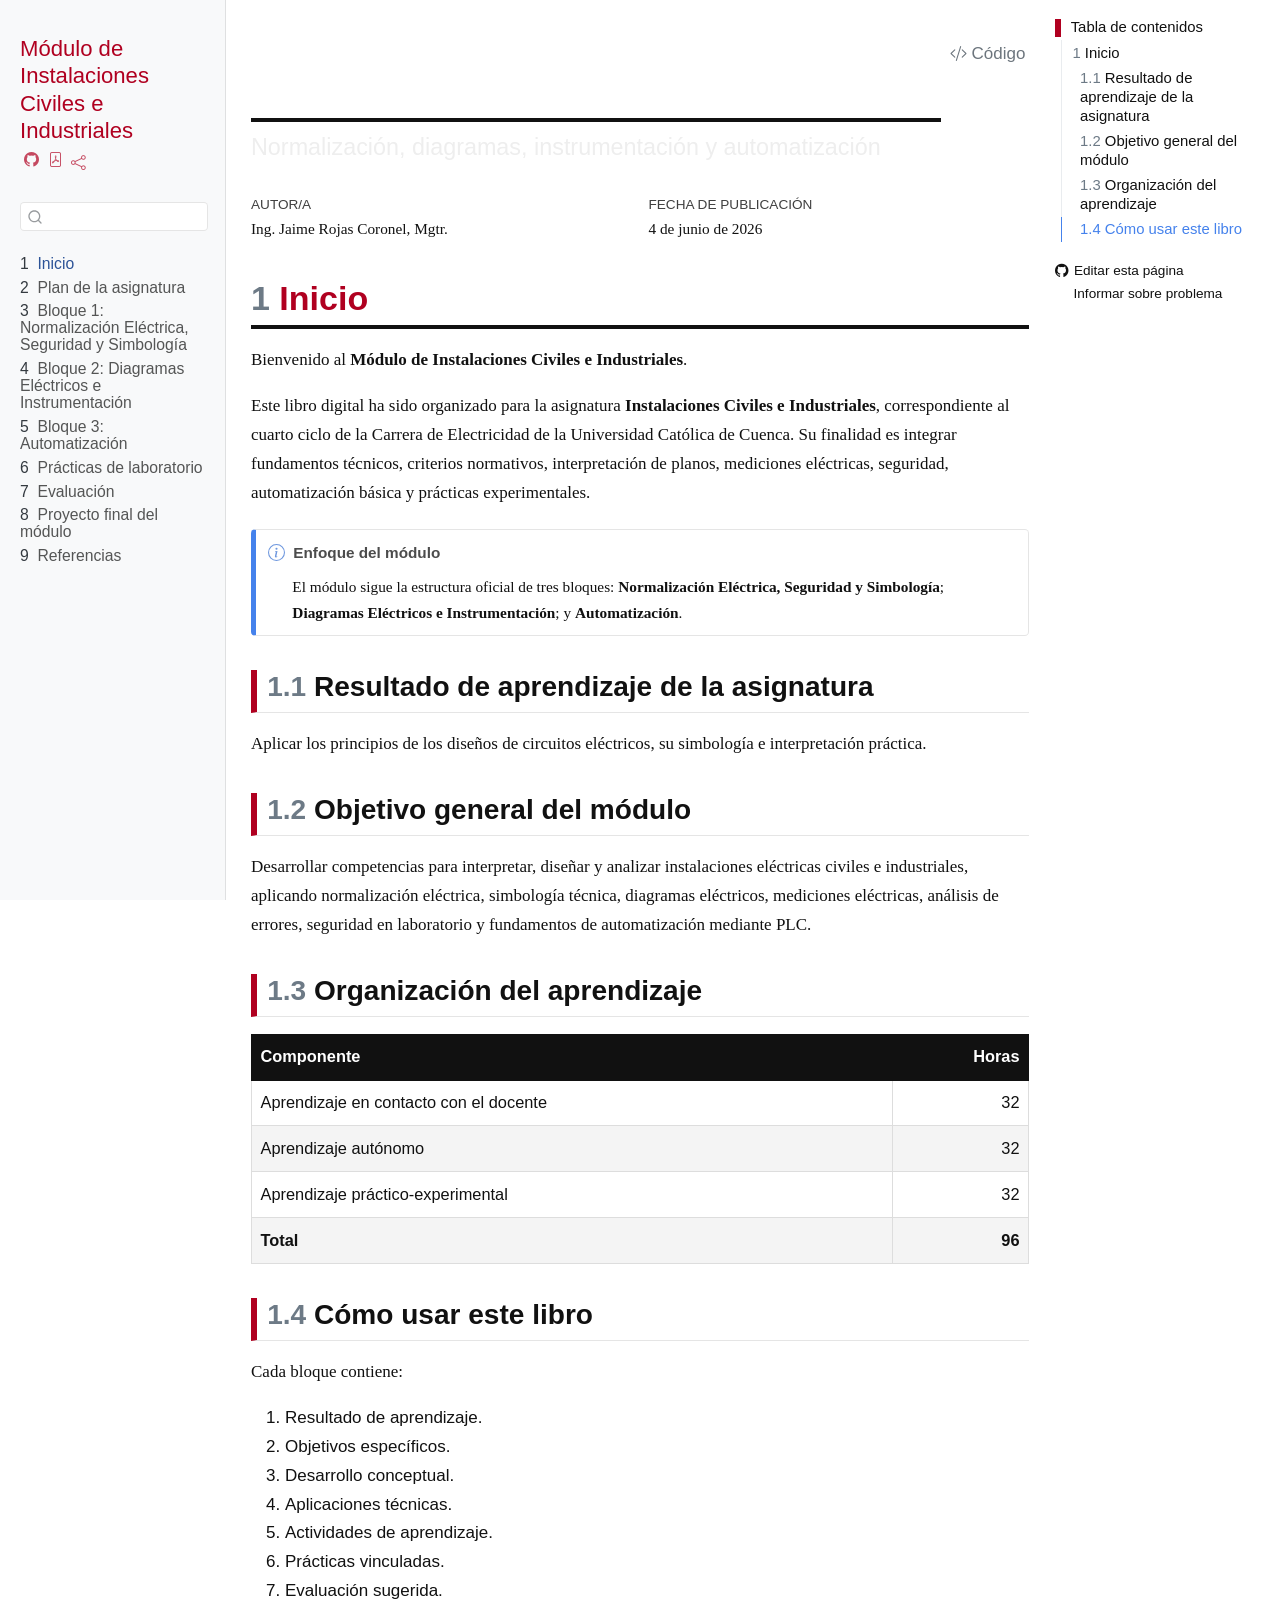
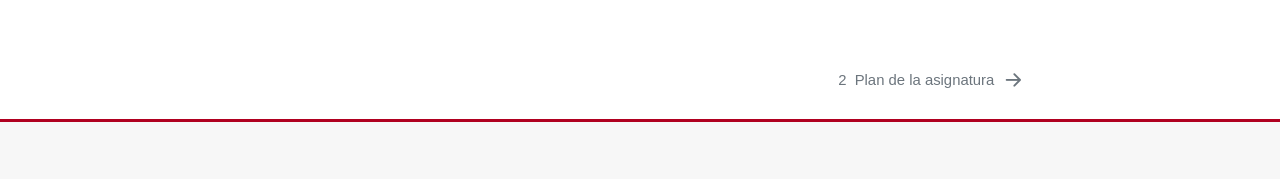
<file: docs/index.html>
<!DOCTYPE html>
<html xmlns="http://www.w3.org/1999/xhtml" lang="es" xml:lang="es"><head>

<meta charset="utf-8">
<meta name="generator" content="quarto-1.9.38">

<meta name="viewport" content="width=device-width, initial-scale=1.0, user-scalable=yes">

<meta name="author" content="Ing. Jaime Rojas Coronel, Mgtr.">

<title>Módulo de Instalaciones Civiles e Industriales</title>
<style>
/* Default styles provided by pandoc.
** See https://pandoc.org/MANUAL.html#variables-for-html for config info.
*/
code{white-space: pre-wrap;}
span.smallcaps{font-variant: small-caps;}
div.columns{display: flex; gap: min(4vw, 1.5em);}
div.column{flex: auto; overflow-x: auto;}
div.hanging-indent{margin-left: 1.5em; text-indent: -1.5em;}
ul.task-list{list-style: none;}
ul.task-list li input[type="checkbox"] {
  width: 0.8em;
  margin: 0 0.8em 0.2em -1em; /* quarto-specific, see https://github.com/quarto-dev/quarto-cli/issues/4556 */ 
  vertical-align: middle;
}
/* CSS for syntax highlighting */
html { -webkit-text-size-adjust: 100%; }
pre > code.sourceCode { white-space: pre; position: relative; }
pre > code.sourceCode > span { display: inline-block; line-height: 1.25; }
pre > code.sourceCode > span:empty { height: 1.2em; }
.sourceCode { overflow: visible; }
code.sourceCode > span { color: inherit; text-decoration: inherit; }
div.sourceCode { margin: 1em 0; }
pre.sourceCode { margin: 0; }
@media screen {
div.sourceCode { overflow: auto; }
}
@media print {
pre > code.sourceCode { white-space: pre-wrap; }
pre > code.sourceCode > span { text-indent: -5em; padding-left: 5em; }
}
pre.numberSource code
  { counter-reset: source-line 0; }
pre.numberSource code > span
  { position: relative; left: -4em; counter-increment: source-line; }
pre.numberSource code > span > a:first-child::before
  { content: counter(source-line);
    position: relative; left: -1em; text-align: right; vertical-align: baseline;
    border: none; display: inline-block;
    -webkit-touch-callout: none; -webkit-user-select: none;
    -khtml-user-select: none; -moz-user-select: none;
    -ms-user-select: none; user-select: none;
    padding: 0 4px; width: 4em;
  }
pre.numberSource { margin-left: 3em;  padding-left: 4px; }
div.sourceCode
  {   }
@media screen {
pre > code.sourceCode > span > a:first-child::before { text-decoration: underline; }
}
</style>


<script src="site_libs/quarto-nav/quarto-nav.js"></script>
<script src="site_libs/quarto-nav/headroom.min.js"></script>
<script src="site_libs/clipboard/clipboard.min.js"></script>
<script src="site_libs/quarto-search/autocomplete.umd.js"></script>
<script src="site_libs/quarto-search/fuse.min.js"></script>
<script src="site_libs/quarto-search/quarto-search.js"></script>
<meta name="quarto:offset" content="./">
<link href="./plan_asignatura.html" rel="next">
<script src="site_libs/quarto-html/quarto.js" type="module"></script>
<script src="site_libs/quarto-html/tabsets/tabsets.js" type="module"></script>
<script src="site_libs/quarto-html/popper.min.js"></script>
<script src="site_libs/quarto-html/tippy.umd.min.js"></script>
<script src="site_libs/quarto-html/anchor.min.js"></script>
<link href="site_libs/quarto-html/tippy.css" rel="stylesheet">
<link href="site_libs/quarto-html/quarto-syntax-highlighting-15634bcf2e68342d4ad2dfa704d543f6.css" rel="stylesheet" id="quarto-text-highlighting-styles">
<script src="site_libs/bootstrap/bootstrap.min.js"></script>
<link href="site_libs/bootstrap/bootstrap-icons.css" rel="stylesheet">
<link href="site_libs/bootstrap/bootstrap-867d1021bd40c8c68beff7e6093e0f2c.min.css" rel="stylesheet" append-hash="true" id="quarto-bootstrap" data-mode="light">
<script id="quarto-search-options" type="application/json">{
  "location": "sidebar",
  "copy-button": false,
  "collapse-after": 3,
  "panel-placement": "start",
  "type": "textbox",
  "limit": 50,
  "keyboard-shortcut": [
    "f",
    "/",
    "s"
  ],
  "show-item-context": false,
  "language": {
    "search-no-results-text": "No se han encontrado resultados",
    "search-matching-documents-text": "documentos encontrados",
    "search-copy-link-title": "Copiar el enlace en la búsqueda",
    "search-hide-matches-text": "Ocultar resultados adicionales",
    "search-more-match-text": "resultado adicional en este documento",
    "search-more-matches-text": "resultados adicionales en este documento",
    "search-clear-button-title": "Borrar",
    "search-text-placeholder": "",
    "search-detached-cancel-button-title": "Cancelar",
    "search-submit-button-title": "Enviar",
    "search-label": "Buscar"
  }
}</script>
<style>html{ scroll-behavior: smooth; }</style>


<link rel="stylesheet" href="styles.css">
</head>

<body class="nav-sidebar docked quarto-light">

<div id="quarto-search-results"></div>
  <header id="quarto-header" class="headroom fixed-top">
  <nav class="quarto-secondary-nav">
    <div class="container-fluid d-flex">
      <button type="button" class="quarto-btn-toggle btn" data-bs-toggle="collapse" role="button" data-bs-target=".quarto-sidebar-collapse-item" aria-controls="quarto-sidebar" aria-expanded="false" aria-label="Alternar barra lateral" onclick="if (window.quartoToggleHeadroom) { window.quartoToggleHeadroom(); }">
        <i class="bi bi-layout-text-sidebar-reverse"></i>
      </button>
        <nav class="quarto-page-breadcrumbs" aria-label="breadcrumb"><ol class="breadcrumb"><li class="breadcrumb-item"><a href="./index.html"><span class="chapter-number">1</span>&nbsp; <span class="chapter-title">Inicio</span></a></li></ol></nav>
        <a class="flex-grow-1" role="navigation" data-bs-toggle="collapse" data-bs-target=".quarto-sidebar-collapse-item" aria-controls="quarto-sidebar" aria-expanded="false" aria-label="Alternar barra lateral" onclick="if (window.quartoToggleHeadroom) { window.quartoToggleHeadroom(); }">      
        </a>
      <button type="button" class="btn quarto-search-button" aria-label="Buscar" onclick="window.quartoOpenSearch();">
        <i class="bi bi-search"></i>
      </button>
    </div>
  </nav>
</header>
<!-- content -->
<div id="quarto-content" class="quarto-container page-columns page-rows-contents page-layout-article">
<!-- sidebar -->
  <nav id="quarto-sidebar" class="sidebar collapse collapse-horizontal quarto-sidebar-collapse-item sidebar-navigation docked overflow-auto">
    <div class="pt-lg-2 mt-2 text-left sidebar-header">
    <div class="sidebar-title mb-0 py-0">
      <a href="./">Módulo de Instalaciones Civiles e Industriales</a> 
        <div class="sidebar-tools-main tools-wide">
    <a href="https://github.com/TU-USUARIO/modulo-instalaciones-civiles-industriales" title="Ejecutar el código" class="quarto-navigation-tool px-1" aria-label="Ejecutar el código"><i class="bi bi-github"></i></a>
    <a href="./Módulo-de-Instalaciones-Civiles-e-Industriales.pdf" title="Descargar PDF" class="quarto-navigation-tool px-1" aria-label="Descargar PDF"><i class="bi bi-file-pdf"></i></a>
    <div class="dropdown">
      <a href="" title="Compartir" id="quarto-navigation-tool-dropdown-0" class="quarto-navigation-tool dropdown-toggle px-1" data-bs-toggle="dropdown" aria-expanded="false" role="link" aria-label="Compartir"><i class="bi bi-share"></i></a>
      <ul class="dropdown-menu" aria-labelledby="quarto-navigation-tool-dropdown-0">
          <li>
            <a class="dropdown-item sidebar-tools-main-item" href="https://twitter.com/intent/tweet?url=|url|">
              <i class="bi bi-twitter pe-1"></i>
            Twitter
            </a>
          </li>
          <li>
            <a class="dropdown-item sidebar-tools-main-item" href="https://www.facebook.com/sharer/sharer.php?u=|url|">
              <i class="bi bi-facebook pe-1"></i>
            Facebook
            </a>
          </li>
          <li>
            <a class="dropdown-item sidebar-tools-main-item" href="https://www.linkedin.com/sharing/share-offsite/?url=|url|">
              <i class="bi bi-linkedin pe-1"></i>
            LinkedIn
            </a>
          </li>
      </ul>
    </div>
</div>
    </div>
      </div>
        <div class="mt-2 flex-shrink-0 align-items-center">
        <div class="sidebar-search">
        <div id="quarto-search" class="" title="Buscar"></div>
        </div>
        </div>
    <div class="sidebar-menu-container"> 
    <ul class="list-unstyled mt-1">
        <li class="sidebar-item">
  <div class="sidebar-item-container"> 
  <a href="./index.html" class="sidebar-item-text sidebar-link active">
 <span class="menu-text"><span class="chapter-number">1</span>&nbsp; <span class="chapter-title">Inicio</span></span></a>
  </div>
</li>
        <li class="sidebar-item">
  <div class="sidebar-item-container"> 
  <a href="./plan_asignatura.html" class="sidebar-item-text sidebar-link">
 <span class="menu-text"><span class="chapter-number">2</span>&nbsp; <span class="chapter-title">Plan de la asignatura</span></span></a>
  </div>
</li>
        <li class="sidebar-item">
  <div class="sidebar-item-container"> 
  <a href="./bloque_01_normalizacion_seguridad_simbologia.html" class="sidebar-item-text sidebar-link">
 <span class="menu-text"><span class="chapter-number">3</span>&nbsp; <span class="chapter-title">Bloque 1: Normalización Eléctrica, Seguridad y Simbología</span></span></a>
  </div>
</li>
        <li class="sidebar-item">
  <div class="sidebar-item-container"> 
  <a href="./bloque_02_diagramas_instrumentacion.html" class="sidebar-item-text sidebar-link">
 <span class="menu-text"><span class="chapter-number">4</span>&nbsp; <span class="chapter-title">Bloque 2: Diagramas Eléctricos e Instrumentación</span></span></a>
  </div>
</li>
        <li class="sidebar-item">
  <div class="sidebar-item-container"> 
  <a href="./bloque_03_automatizacion.html" class="sidebar-item-text sidebar-link">
 <span class="menu-text"><span class="chapter-number">5</span>&nbsp; <span class="chapter-title">Bloque 3: Automatización</span></span></a>
  </div>
</li>
        <li class="sidebar-item">
  <div class="sidebar-item-container"> 
  <a href="./practicas.html" class="sidebar-item-text sidebar-link">
 <span class="menu-text"><span class="chapter-number">6</span>&nbsp; <span class="chapter-title">Prácticas de laboratorio</span></span></a>
  </div>
</li>
        <li class="sidebar-item">
  <div class="sidebar-item-container"> 
  <a href="./evaluacion.html" class="sidebar-item-text sidebar-link">
 <span class="menu-text"><span class="chapter-number">7</span>&nbsp; <span class="chapter-title">Evaluación</span></span></a>
  </div>
</li>
        <li class="sidebar-item">
  <div class="sidebar-item-container"> 
  <a href="./proyecto_final.html" class="sidebar-item-text sidebar-link">
 <span class="menu-text"><span class="chapter-number">8</span>&nbsp; <span class="chapter-title">Proyecto final del módulo</span></span></a>
  </div>
</li>
        <li class="sidebar-item">
  <div class="sidebar-item-container"> 
  <a href="./referencias.html" class="sidebar-item-text sidebar-link">
 <span class="menu-text"><span class="chapter-number">9</span>&nbsp; <span class="chapter-title">Referencias</span></span></a>
  </div>
</li>
    </ul>
    </div>
</nav>
<div id="quarto-sidebar-glass" class="quarto-sidebar-collapse-item" data-bs-toggle="collapse" data-bs-target=".quarto-sidebar-collapse-item"></div>
<!-- margin-sidebar -->
    <div id="quarto-margin-sidebar" class="sidebar margin-sidebar">
        <nav id="TOC" role="doc-toc" class="toc-active">
    <h2 id="toc-title">Tabla de contenidos</h2>
   
  <ul>
  <li><a href="#inicio" id="toc-inicio" class="nav-link active" data-scroll-target="#inicio"><span class="header-section-number">1</span> Inicio</a>
  <ul class="collapse">
  <li><a href="#resultado-de-aprendizaje-de-la-asignatura" id="toc-resultado-de-aprendizaje-de-la-asignatura" class="nav-link" data-scroll-target="#resultado-de-aprendizaje-de-la-asignatura"><span class="header-section-number">1.1</span> Resultado de aprendizaje de la asignatura</a></li>
  <li><a href="#objetivo-general-del-módulo" id="toc-objetivo-general-del-módulo" class="nav-link" data-scroll-target="#objetivo-general-del-módulo"><span class="header-section-number">1.2</span> Objetivo general del módulo</a></li>
  <li><a href="#organización-del-aprendizaje" id="toc-organización-del-aprendizaje" class="nav-link" data-scroll-target="#organización-del-aprendizaje"><span class="header-section-number">1.3</span> Organización del aprendizaje</a></li>
  <li><a href="#cómo-usar-este-libro" id="toc-cómo-usar-este-libro" class="nav-link" data-scroll-target="#cómo-usar-este-libro"><span class="header-section-number">1.4</span> Cómo usar este libro</a></li>
  </ul></li>
  </ul>
<div class="toc-actions"><ul><li><a href="https://github.com/TU-USUARIO/modulo-instalaciones-civiles-industriales/edit/main/index.qmd" class="toc-action"><i class="bi bi-github"></i>Editar esta página</a></li><li><a href="https://github.com/TU-USUARIO/modulo-instalaciones-civiles-industriales/issues/new" class="toc-action"><i class="bi empty"></i>Informar sobre problema</a></li></ul></div></nav>
    </div>
<!-- main -->
<main class="content" id="quarto-document-content">

<header id="title-block-header" class="quarto-title-block default">
<div class="quarto-title">
<div class="quarto-title-block"><div><h1 class="title">Módulo de Instalaciones Civiles e Industriales</h1><button type="button" class="btn code-tools-button" id="quarto-code-tools-source"><i class="bi"></i> Código</button></div></div>
<p class="subtitle lead">Normalización, diagramas, instrumentación y automatización</p>
</div>



<div class="quarto-title-meta">

    <div>
    <div class="quarto-title-meta-heading">Autor/a</div>
    <div class="quarto-title-meta-contents">
             <p>Ing. Jaime Rojas Coronel, Mgtr. </p>
          </div>
  </div>
    
    <div>
    <div class="quarto-title-meta-heading">Fecha de publicación</div>
    <div class="quarto-title-meta-contents">
      <p class="date">4 de junio de 2026</p>
    </div>
  </div>
  
    
  </div>
  


</header>


<section id="inicio" class="level1" data-number="1">
<h1 data-number="1"><span class="header-section-number">1</span> Inicio</h1>
<p>Bienvenido al <strong>Módulo de Instalaciones Civiles e Industriales</strong>.</p>
<p>Este libro digital ha sido organizado para la asignatura <strong>Instalaciones Civiles e Industriales</strong>, correspondiente al cuarto ciclo de la Carrera de Electricidad de la Universidad Católica de Cuenca. Su finalidad es integrar fundamentos técnicos, criterios normativos, interpretación de planos, mediciones eléctricas, seguridad, automatización básica y prácticas experimentales.</p>
<div class="callout callout-style-simple callout-note callout-titled" title="Enfoque del módulo">
<div class="callout-header d-flex align-content-center">
<div class="callout-icon-container">
<i class="callout-icon"></i>
</div>
<div class="callout-title-container flex-fill">
<span class="screen-reader-only">Nota</span>Enfoque del módulo
</div>
</div>
<div class="callout-body-container callout-body">
<p>El módulo sigue la estructura oficial de tres bloques: <strong>Normalización Eléctrica, Seguridad y Simbología</strong>; <strong>Diagramas Eléctricos e Instrumentación</strong>; y <strong>Automatización</strong>.</p>
</div>
</div>
<section id="resultado-de-aprendizaje-de-la-asignatura" class="level2" data-number="1.1">
<h2 data-number="1.1" class="anchored" data-anchor-id="resultado-de-aprendizaje-de-la-asignatura"><span class="header-section-number">1.1</span> Resultado de aprendizaje de la asignatura</h2>
<p>Aplicar los principios de los diseños de circuitos eléctricos, su simbología e interpretación práctica.</p>
</section>
<section id="objetivo-general-del-módulo" class="level2" data-number="1.2">
<h2 data-number="1.2" class="anchored" data-anchor-id="objetivo-general-del-módulo"><span class="header-section-number">1.2</span> Objetivo general del módulo</h2>
<p>Desarrollar competencias para interpretar, diseñar y analizar instalaciones eléctricas civiles e industriales, aplicando normalización eléctrica, simbología técnica, diagramas eléctricos, mediciones eléctricas, análisis de errores, seguridad en laboratorio y fundamentos de automatización mediante PLC.</p>
</section>
<section id="organización-del-aprendizaje" class="level2" data-number="1.3">
<h2 data-number="1.3" class="anchored" data-anchor-id="organización-del-aprendizaje"><span class="header-section-number">1.3</span> Organización del aprendizaje</h2>
<table class="caption-top table">
<thead>
<tr class="header">
<th>Componente</th>
<th style="text-align: right;">Horas</th>
</tr>
</thead>
<tbody>
<tr class="odd">
<td>Aprendizaje en contacto con el docente</td>
<td style="text-align: right;">32</td>
</tr>
<tr class="even">
<td>Aprendizaje autónomo</td>
<td style="text-align: right;">32</td>
</tr>
<tr class="odd">
<td>Aprendizaje práctico-experimental</td>
<td style="text-align: right;">32</td>
</tr>
<tr class="even">
<td><strong>Total</strong></td>
<td style="text-align: right;"><strong>96</strong></td>
</tr>
</tbody>
</table>
</section>
<section id="cómo-usar-este-libro" class="level2" data-number="1.4">
<h2 data-number="1.4" class="anchored" data-anchor-id="cómo-usar-este-libro"><span class="header-section-number">1.4</span> Cómo usar este libro</h2>
<p>Cada bloque contiene:</p>
<ol type="1">
<li>Resultado de aprendizaje.</li>
<li>Objetivos específicos.</li>
<li>Desarrollo conceptual.</li>
<li>Aplicaciones técnicas.</li>
<li>Actividades de aprendizaje.</li>
<li>Prácticas vinculadas.</li>
<li>Evaluación sugerida.</li>
</ol>


<!-- -->

</section>
</section>

</main> <!-- /main -->
<script id="quarto-html-after-body" type="application/javascript">
  window.document.addEventListener("DOMContentLoaded", function (event) {
    const icon = "";
    const anchorJS = new window.AnchorJS();
    anchorJS.options = {
      placement: 'right',
      icon: icon
    };
    anchorJS.add('.anchored');
    const isCodeAnnotation = (el) => {
      for (const clz of el.classList) {
        if (clz.startsWith('code-annotation-')) {                     
          return true;
        }
      }
      return false;
    }
    const onCopySuccess = function(e) {
      // button target
      const button = e.trigger;
      // don't keep focus
      button.blur();
      // flash "checked"
      button.classList.add('code-copy-button-checked');
      var currentTitle = button.getAttribute("title");
      button.setAttribute("title", "Copiado");
      let tooltip;
      if (window.bootstrap) {
        button.setAttribute("data-bs-toggle", "tooltip");
        button.setAttribute("data-bs-placement", "left");
        button.setAttribute("data-bs-title", "Copiado");
        tooltip = new bootstrap.Tooltip(button, 
          { trigger: "manual", 
            customClass: "code-copy-button-tooltip",
            offset: [0, -8]});
        tooltip.show();    
      }
      setTimeout(function() {
        if (tooltip) {
          tooltip.hide();
          button.removeAttribute("data-bs-title");
          button.removeAttribute("data-bs-toggle");
          button.removeAttribute("data-bs-placement");
        }
        button.setAttribute("title", currentTitle);
        button.classList.remove('code-copy-button-checked');
      }, 1000);
      // clear code selection
      e.clearSelection();
    }
    const getTextToCopy = function(trigger) {
      const outerScaffold = trigger.parentElement.cloneNode(true);
      const codeEl = outerScaffold.querySelector('code');
      for (const childEl of codeEl.children) {
        if (isCodeAnnotation(childEl)) {
          childEl.remove();
        }
      }
      return codeEl.innerText;
    }
    const clipboard = new window.ClipboardJS('.code-copy-button:not([data-in-quarto-modal])', {
      text: getTextToCopy
    });
    clipboard.on('success', onCopySuccess);
    if (window.document.getElementById('quarto-embedded-source-code-modal')) {
      const clipboardModal = new window.ClipboardJS('.code-copy-button[data-in-quarto-modal]', {
        text: getTextToCopy,
        container: window.document.getElementById('quarto-embedded-source-code-modal')
      });
      clipboardModal.on('success', onCopySuccess);
    }
    const viewSource = window.document.getElementById('quarto-view-source') ||
                       window.document.getElementById('quarto-code-tools-source');
    if (viewSource) {
      const sourceUrl = viewSource.getAttribute("data-quarto-source-url");
      viewSource.addEventListener("click", function(e) {
        if (sourceUrl) {
          // rstudio viewer pane
          if (/\bcapabilities=\b/.test(window.location)) {
            window.open(sourceUrl);
          } else {
            window.location.href = sourceUrl;
          }
        } else {
          const modal = new bootstrap.Modal(document.getElementById('quarto-embedded-source-code-modal'));
          modal.show();
        }
        return false;
      });
    }
    function toggleCodeHandler(show) {
      return function(e) {
        const detailsSrc = window.document.querySelectorAll(".cell > details > .sourceCode");
        for (let i=0; i<detailsSrc.length; i++) {
          const details = detailsSrc[i].parentElement;
          if (show) {
            details.open = true;
          } else {
            details.removeAttribute("open");
          }
        }
        const cellCodeDivs = window.document.querySelectorAll(".cell > .sourceCode");
        const fromCls = show ? "hidden" : "unhidden";
        const toCls = show ? "unhidden" : "hidden";
        for (let i=0; i<cellCodeDivs.length; i++) {
          const codeDiv = cellCodeDivs[i];
          if (codeDiv.classList.contains(fromCls)) {
            codeDiv.classList.remove(fromCls);
            codeDiv.classList.add(toCls);
          } 
        }
        return false;
      }
    }
    const hideAllCode = window.document.getElementById("quarto-hide-all-code");
    if (hideAllCode) {
      hideAllCode.addEventListener("click", toggleCodeHandler(false));
    }
    const showAllCode = window.document.getElementById("quarto-show-all-code");
    if (showAllCode) {
      showAllCode.addEventListener("click", toggleCodeHandler(true));
    }
      var localhostRegex = new RegExp(/^(?:http|https):\/\/localhost\:?[0-9]*\//);
      var mailtoRegex = new RegExp(/^mailto:/);
        var filterRegex = new RegExp("https:\/\/TU-USUARIO\.github\.io\/modulo-instalaciones-civiles-industriales\/");
      var isInternal = (href) => {
          return filterRegex.test(href) || localhostRegex.test(href) || mailtoRegex.test(href);
      }
      // Inspect non-navigation links and adorn them if external
     var links = window.document.querySelectorAll('a[href]:not(.nav-link):not(.navbar-brand):not(.toc-action):not(.sidebar-link):not(.sidebar-item-toggle):not(.pagination-link):not(.no-external):not([aria-hidden]):not(.dropdown-item):not(.quarto-navigation-tool):not(.about-link)');
      for (var i=0; i<links.length; i++) {
        const link = links[i];
        if (!isInternal(link.href)) {
          // undo the damage that might have been done by quarto-nav.js in the case of
          // links that we want to consider external
          if (link.dataset.originalHref !== undefined) {
            link.href = link.dataset.originalHref;
          }
        }
      }
    function tippyHover(el, contentFn, onTriggerFn, onUntriggerFn) {
      const config = {
        allowHTML: true,
        maxWidth: 500,
        delay: 100,
        arrow: false,
        appendTo: function(el) {
            return el.parentElement;
        },
        interactive: true,
        interactiveBorder: 10,
        theme: 'quarto',
        placement: 'bottom-start',
      };
      if (contentFn) {
        config.content = contentFn;
      }
      if (onTriggerFn) {
        config.onTrigger = onTriggerFn;
      }
      if (onUntriggerFn) {
        config.onUntrigger = onUntriggerFn;
      }
      window.tippy(el, config); 
    }
    const noterefs = window.document.querySelectorAll('a[role="doc-noteref"]');
    for (var i=0; i<noterefs.length; i++) {
      const ref = noterefs[i];
      tippyHover(ref, function() {
        // use id or data attribute instead here
        let href = ref.getAttribute('data-footnote-href') || ref.getAttribute('href');
        try { href = new URL(href).hash; } catch {}
        const id = href.replace(/^#\/?/, "");
        const note = window.document.getElementById(id);
        if (note) {
          return note.innerHTML;
        } else {
          return "";
        }
      });
    }
    const xrefs = window.document.querySelectorAll('a.quarto-xref');
    const processXRef = (id, note) => {
      // Strip column container classes
      const stripColumnClz = (el) => {
        el.classList.remove("page-full", "page-columns");
        if (el.children) {
          for (const child of el.children) {
            stripColumnClz(child);
          }
        }
      }
      stripColumnClz(note)
      if (id === null || id.startsWith('sec-')) {
        // Special case sections, only their first couple elements
        const container = document.createElement("div");
        if (note.children && note.children.length > 2) {
          container.appendChild(note.children[0].cloneNode(true));
          for (let i = 1; i < note.children.length; i++) {
            const child = note.children[i];
            if (child.tagName === "P" && child.innerText === "") {
              continue;
            } else {
              container.appendChild(child.cloneNode(true));
              break;
            }
          }
          if (window.Quarto?.typesetMath) {
            window.Quarto.typesetMath(container);
          }
          return container.innerHTML
        } else {
          if (window.Quarto?.typesetMath) {
            window.Quarto.typesetMath(note);
          }
          return note.innerHTML;
        }
      } else {
        // Remove any anchor links if they are present
        const anchorLink = note.querySelector('a.anchorjs-link');
        if (anchorLink) {
          anchorLink.remove();
        }
        if (window.Quarto?.typesetMath) {
          window.Quarto.typesetMath(note);
        }
        if (note.classList.contains("callout")) {
          return note.outerHTML;
        } else {
          return note.innerHTML;
        }
      }
    }
    for (var i=0; i<xrefs.length; i++) {
      const xref = xrefs[i];
      tippyHover(xref, undefined, function(instance) {
        instance.disable();
        let url = xref.getAttribute('href');
        let hash = undefined; 
        if (url.startsWith('#')) {
          hash = url;
        } else {
          try { hash = new URL(url).hash; } catch {}
        }
        if (hash) {
          const id = hash.replace(/^#\/?/, "");
          const note = window.document.getElementById(id);
          if (note !== null) {
            try {
              const html = processXRef(id, note.cloneNode(true));
              instance.setContent(html);
            } finally {
              instance.enable();
              instance.show();
            }
          } else {
            // See if we can fetch this
            fetch(url.split('#')[0])
            .then(res => res.text())
            .then(html => {
              const parser = new DOMParser();
              const htmlDoc = parser.parseFromString(html, "text/html");
              const note = htmlDoc.getElementById(id);
              if (note !== null) {
                const html = processXRef(id, note);
                instance.setContent(html);
              } 
            }).finally(() => {
              instance.enable();
              instance.show();
            });
          }
        } else {
          // See if we can fetch a full url (with no hash to target)
          // This is a special case and we should probably do some content thinning / targeting
          fetch(url)
          .then(res => res.text())
          .then(html => {
            const parser = new DOMParser();
            const htmlDoc = parser.parseFromString(html, "text/html");
            const note = htmlDoc.querySelector('main.content');
            if (note !== null) {
              // This should only happen for chapter cross references
              // (since there is no id in the URL)
              // remove the first header
              if (note.children.length > 0 && note.children[0].tagName === "HEADER") {
                note.children[0].remove();
              }
              const html = processXRef(null, note);
              instance.setContent(html);
            } 
          }).finally(() => {
            instance.enable();
            instance.show();
          });
        }
      }, function(instance) {
      });
    }
        let selectedAnnoteEl;
        const selectorForAnnotation = ( cell, annotation) => {
          let cellAttr = 'data-code-cell="' + cell + '"';
          let lineAttr = 'data-code-annotation="' +  annotation + '"';
          const selector = 'span[' + cellAttr + '][' + lineAttr + ']';
          return selector;
        }
        const selectCodeLines = (annoteEl) => {
          const doc = window.document;
          const targetCell = annoteEl.getAttribute("data-target-cell");
          const targetAnnotation = annoteEl.getAttribute("data-target-annotation");
          const annoteSpan = window.document.querySelector(selectorForAnnotation(targetCell, targetAnnotation));
          const lines = annoteSpan.getAttribute("data-code-lines").split(",");
          const lineIds = lines.map((line) => {
            return targetCell + "-" + line;
          })
          let top = null;
          let height = null;
          let parent = null;
          if (lineIds.length > 0) {
              //compute the position of the single el (top and bottom and make a div)
              const el = window.document.getElementById(lineIds[0]);
              top = el.offsetTop;
              height = el.offsetHeight;
              parent = el.parentElement.parentElement;
            if (lineIds.length > 1) {
              const lastEl = window.document.getElementById(lineIds[lineIds.length - 1]);
              const bottom = lastEl.offsetTop + lastEl.offsetHeight;
              height = bottom - top;
            }
            if (top !== null && height !== null && parent !== null) {
              // cook up a div (if necessary) and position it 
              let div = window.document.getElementById("code-annotation-line-highlight");
              if (div === null) {
                div = window.document.createElement("div");
                div.setAttribute("id", "code-annotation-line-highlight");
                div.style.position = 'absolute';
                parent.appendChild(div);
              }
              div.style.top = top - 2 + "px";
              div.style.height = height + 4 + "px";
              div.style.left = 0;
              let gutterDiv = window.document.getElementById("code-annotation-line-highlight-gutter");
              if (gutterDiv === null) {
                gutterDiv = window.document.createElement("div");
                gutterDiv.setAttribute("id", "code-annotation-line-highlight-gutter");
                gutterDiv.style.position = 'absolute';
                const codeCell = window.document.getElementById(targetCell);
                const gutter = codeCell.querySelector('.code-annotation-gutter');
                gutter.appendChild(gutterDiv);
              }
              gutterDiv.style.top = top - 2 + "px";
              gutterDiv.style.height = height + 4 + "px";
            }
            selectedAnnoteEl = annoteEl;
          }
        };
        const unselectCodeLines = () => {
          const elementsIds = ["code-annotation-line-highlight", "code-annotation-line-highlight-gutter"];
          elementsIds.forEach((elId) => {
            const div = window.document.getElementById(elId);
            if (div) {
              div.remove();
            }
          });
          selectedAnnoteEl = undefined;
        };
          // Handle positioning of the toggle
      window.addEventListener(
        "resize",
        throttle(() => {
          elRect = undefined;
          if (selectedAnnoteEl) {
            selectCodeLines(selectedAnnoteEl);
          }
        }, 10)
      );
      function throttle(fn, ms) {
      let throttle = false;
      let timer;
        return (...args) => {
          if(!throttle) { // first call gets through
              fn.apply(this, args);
              throttle = true;
          } else { // all the others get throttled
              if(timer) clearTimeout(timer); // cancel #2
              timer = setTimeout(() => {
                fn.apply(this, args);
                timer = throttle = false;
              }, ms);
          }
        };
      }
        // Attach click handler to the DT
        const annoteDls = window.document.querySelectorAll('dt[data-target-cell]');
        for (const annoteDlNode of annoteDls) {
          annoteDlNode.addEventListener('click', (event) => {
            const clickedEl = event.target;
            if (clickedEl !== selectedAnnoteEl) {
              unselectCodeLines();
              const activeEl = window.document.querySelector('dt[data-target-cell].code-annotation-active');
              if (activeEl) {
                activeEl.classList.remove('code-annotation-active');
              }
              selectCodeLines(clickedEl);
              clickedEl.classList.add('code-annotation-active');
            } else {
              // Unselect the line
              unselectCodeLines();
              clickedEl.classList.remove('code-annotation-active');
            }
          });
        }
    const findCites = (el) => {
      const parentEl = el.parentElement;
      if (parentEl) {
        const cites = parentEl.dataset.cites;
        if (cites) {
          return {
            el,
            cites: cites.split(' ')
          };
        } else {
          return findCites(el.parentElement)
        }
      } else {
        return undefined;
      }
    };
    var bibliorefs = window.document.querySelectorAll('a[role="doc-biblioref"]');
    for (var i=0; i<bibliorefs.length; i++) {
      const ref = bibliorefs[i];
      const citeInfo = findCites(ref);
      if (citeInfo) {
        tippyHover(citeInfo.el, function() {
          var popup = window.document.createElement('div');
          citeInfo.cites.forEach(function(cite) {
            var citeDiv = window.document.createElement('div');
            citeDiv.classList.add('hanging-indent');
            citeDiv.classList.add('csl-entry');
            var biblioDiv = window.document.getElementById('ref-' + cite);
            if (biblioDiv) {
              citeDiv.innerHTML = biblioDiv.innerHTML;
            }
            popup.appendChild(citeDiv);
          });
          return popup.innerHTML;
        });
      }
    }
  });
  </script>
<nav class="page-navigation">
  <div class="nav-page nav-page-previous">
  </div>
  <div class="nav-page nav-page-next">
      <a href="./plan_asignatura.html" class="pagination-link" aria-label="Plan de la asignatura">
        <span class="nav-page-text"><span class="chapter-number">2</span>&nbsp; <span class="chapter-title">Plan de la asignatura</span></span> <i class="bi bi-arrow-right-short"></i>
      </a>
  </div>
</nav><div class="modal fade" id="quarto-embedded-source-code-modal" tabindex="-1" aria-labelledby="quarto-embedded-source-code-modal-label" aria-hidden="true"><div class="modal-dialog modal-dialog-scrollable"><div class="modal-content"><div class="modal-header"><h5 class="modal-title" id="quarto-embedded-source-code-modal-label">Ejecutar el código</h5><button class="btn-close" data-bs-dismiss="modal"></button></div><div class="modal-body"><div class="">
<div class="code-copy-outer-scaffold"><div class="sourceCode" id="cb1" data-shortcodes="false"><pre class="sourceCode markdown code-with-copy"><code class="sourceCode markdown"><span id="cb1-1"><a href="#cb1-1" aria-hidden="true" tabindex="-1"></a><span class="fu"># Inicio</span></span>
<span id="cb1-2"><a href="#cb1-2" aria-hidden="true" tabindex="-1"></a></span>
<span id="cb1-3"><a href="#cb1-3" aria-hidden="true" tabindex="-1"></a>Bienvenido al **Módulo de Instalaciones Civiles e Industriales**.</span>
<span id="cb1-4"><a href="#cb1-4" aria-hidden="true" tabindex="-1"></a></span>
<span id="cb1-5"><a href="#cb1-5" aria-hidden="true" tabindex="-1"></a>Este libro digital ha sido organizado para la asignatura **Instalaciones Civiles e Industriales**, correspondiente al cuarto ciclo de la Carrera de Electricidad de la Universidad Católica de Cuenca. Su finalidad es integrar fundamentos técnicos, criterios normativos, interpretación de planos, mediciones eléctricas, seguridad, automatización básica y prácticas experimentales.</span>
<span id="cb1-6"><a href="#cb1-6" aria-hidden="true" tabindex="-1"></a></span>
<span id="cb1-7"><a href="#cb1-7" aria-hidden="true" tabindex="-1"></a>::: {.callout-note title="Enfoque del módulo"}</span>
<span id="cb1-8"><a href="#cb1-8" aria-hidden="true" tabindex="-1"></a>El módulo sigue la estructura oficial de tres bloques: **Normalización Eléctrica, Seguridad y Simbología**; **Diagramas Eléctricos e Instrumentación**; y **Automatización**.</span>
<span id="cb1-9"><a href="#cb1-9" aria-hidden="true" tabindex="-1"></a>:::</span>
<span id="cb1-10"><a href="#cb1-10" aria-hidden="true" tabindex="-1"></a></span>
<span id="cb1-11"><a href="#cb1-11" aria-hidden="true" tabindex="-1"></a><span class="fu">## Resultado de aprendizaje de la asignatura</span></span>
<span id="cb1-12"><a href="#cb1-12" aria-hidden="true" tabindex="-1"></a></span>
<span id="cb1-13"><a href="#cb1-13" aria-hidden="true" tabindex="-1"></a>Aplicar los principios de los diseños de circuitos eléctricos, su simbología e interpretación práctica.</span>
<span id="cb1-14"><a href="#cb1-14" aria-hidden="true" tabindex="-1"></a></span>
<span id="cb1-15"><a href="#cb1-15" aria-hidden="true" tabindex="-1"></a><span class="fu">## Objetivo general del módulo</span></span>
<span id="cb1-16"><a href="#cb1-16" aria-hidden="true" tabindex="-1"></a></span>
<span id="cb1-17"><a href="#cb1-17" aria-hidden="true" tabindex="-1"></a>Desarrollar competencias para interpretar, diseñar y analizar instalaciones eléctricas civiles e industriales, aplicando normalización eléctrica, simbología técnica, diagramas eléctricos, mediciones eléctricas, análisis de errores, seguridad en laboratorio y fundamentos de automatización mediante PLC.</span>
<span id="cb1-18"><a href="#cb1-18" aria-hidden="true" tabindex="-1"></a></span>
<span id="cb1-19"><a href="#cb1-19" aria-hidden="true" tabindex="-1"></a><span class="fu">## Organización del aprendizaje</span></span>
<span id="cb1-20"><a href="#cb1-20" aria-hidden="true" tabindex="-1"></a></span>
<span id="cb1-21"><a href="#cb1-21" aria-hidden="true" tabindex="-1"></a><span class="pp">|</span> Componente <span class="pp">|</span> Horas <span class="pp">|</span></span>
<span id="cb1-22"><a href="#cb1-22" aria-hidden="true" tabindex="-1"></a><span class="pp">|---|---:|</span></span>
<span id="cb1-23"><a href="#cb1-23" aria-hidden="true" tabindex="-1"></a><span class="pp">|</span> Aprendizaje en contacto con el docente <span class="pp">|</span> 32 <span class="pp">|</span></span>
<span id="cb1-24"><a href="#cb1-24" aria-hidden="true" tabindex="-1"></a><span class="pp">|</span> Aprendizaje autónomo <span class="pp">|</span> 32 <span class="pp">|</span></span>
<span id="cb1-25"><a href="#cb1-25" aria-hidden="true" tabindex="-1"></a><span class="pp">|</span> Aprendizaje práctico-experimental <span class="pp">|</span> 32 <span class="pp">|</span></span>
<span id="cb1-26"><a href="#cb1-26" aria-hidden="true" tabindex="-1"></a><span class="pp">|</span> **Total** | **96** <span class="pp">|</span></span>
<span id="cb1-27"><a href="#cb1-27" aria-hidden="true" tabindex="-1"></a></span>
<span id="cb1-28"><a href="#cb1-28" aria-hidden="true" tabindex="-1"></a><span class="fu">## Cómo usar este libro</span></span>
<span id="cb1-29"><a href="#cb1-29" aria-hidden="true" tabindex="-1"></a></span>
<span id="cb1-30"><a href="#cb1-30" aria-hidden="true" tabindex="-1"></a>Cada bloque contiene:</span>
<span id="cb1-31"><a href="#cb1-31" aria-hidden="true" tabindex="-1"></a></span>
<span id="cb1-32"><a href="#cb1-32" aria-hidden="true" tabindex="-1"></a><span class="ss">1. </span>Resultado de aprendizaje.</span>
<span id="cb1-33"><a href="#cb1-33" aria-hidden="true" tabindex="-1"></a><span class="ss">2. </span>Objetivos específicos.</span>
<span id="cb1-34"><a href="#cb1-34" aria-hidden="true" tabindex="-1"></a><span class="ss">3. </span>Desarrollo conceptual.</span>
<span id="cb1-35"><a href="#cb1-35" aria-hidden="true" tabindex="-1"></a><span class="ss">4. </span>Aplicaciones técnicas.</span>
<span id="cb1-36"><a href="#cb1-36" aria-hidden="true" tabindex="-1"></a><span class="ss">5. </span>Actividades de aprendizaje.</span>
<span id="cb1-37"><a href="#cb1-37" aria-hidden="true" tabindex="-1"></a><span class="ss">6. </span>Prácticas vinculadas.</span>
<span id="cb1-38"><a href="#cb1-38" aria-hidden="true" tabindex="-1"></a><span class="ss">7. </span>Evaluación sugerida.</span></code></pre></div><button title="Copiar al portapapeles" class="code-copy-button" data-in-quarto-modal=""><i class="bi"></i></button></div>
</div></div></div></div></div>
</div> <!-- /content -->




<footer class="footer"><div class="nav-footer"><div class="nav-footer-center"><div class="toc-actions d-sm-block d-md-none"><ul><li><a href="https://github.com/TU-USUARIO/modulo-instalaciones-civiles-industriales/edit/main/index.qmd" class="toc-action"><i class="bi bi-github"></i>Editar esta página</a></li><li><a href="https://github.com/TU-USUARIO/modulo-instalaciones-civiles-industriales/issues/new" class="toc-action"><i class="bi empty"></i>Informar sobre problema</a></li></ul></div></div></div></footer><script src="site_libs/quarto-html/zenscroll-min.js"></script>
</body></html>
</file>
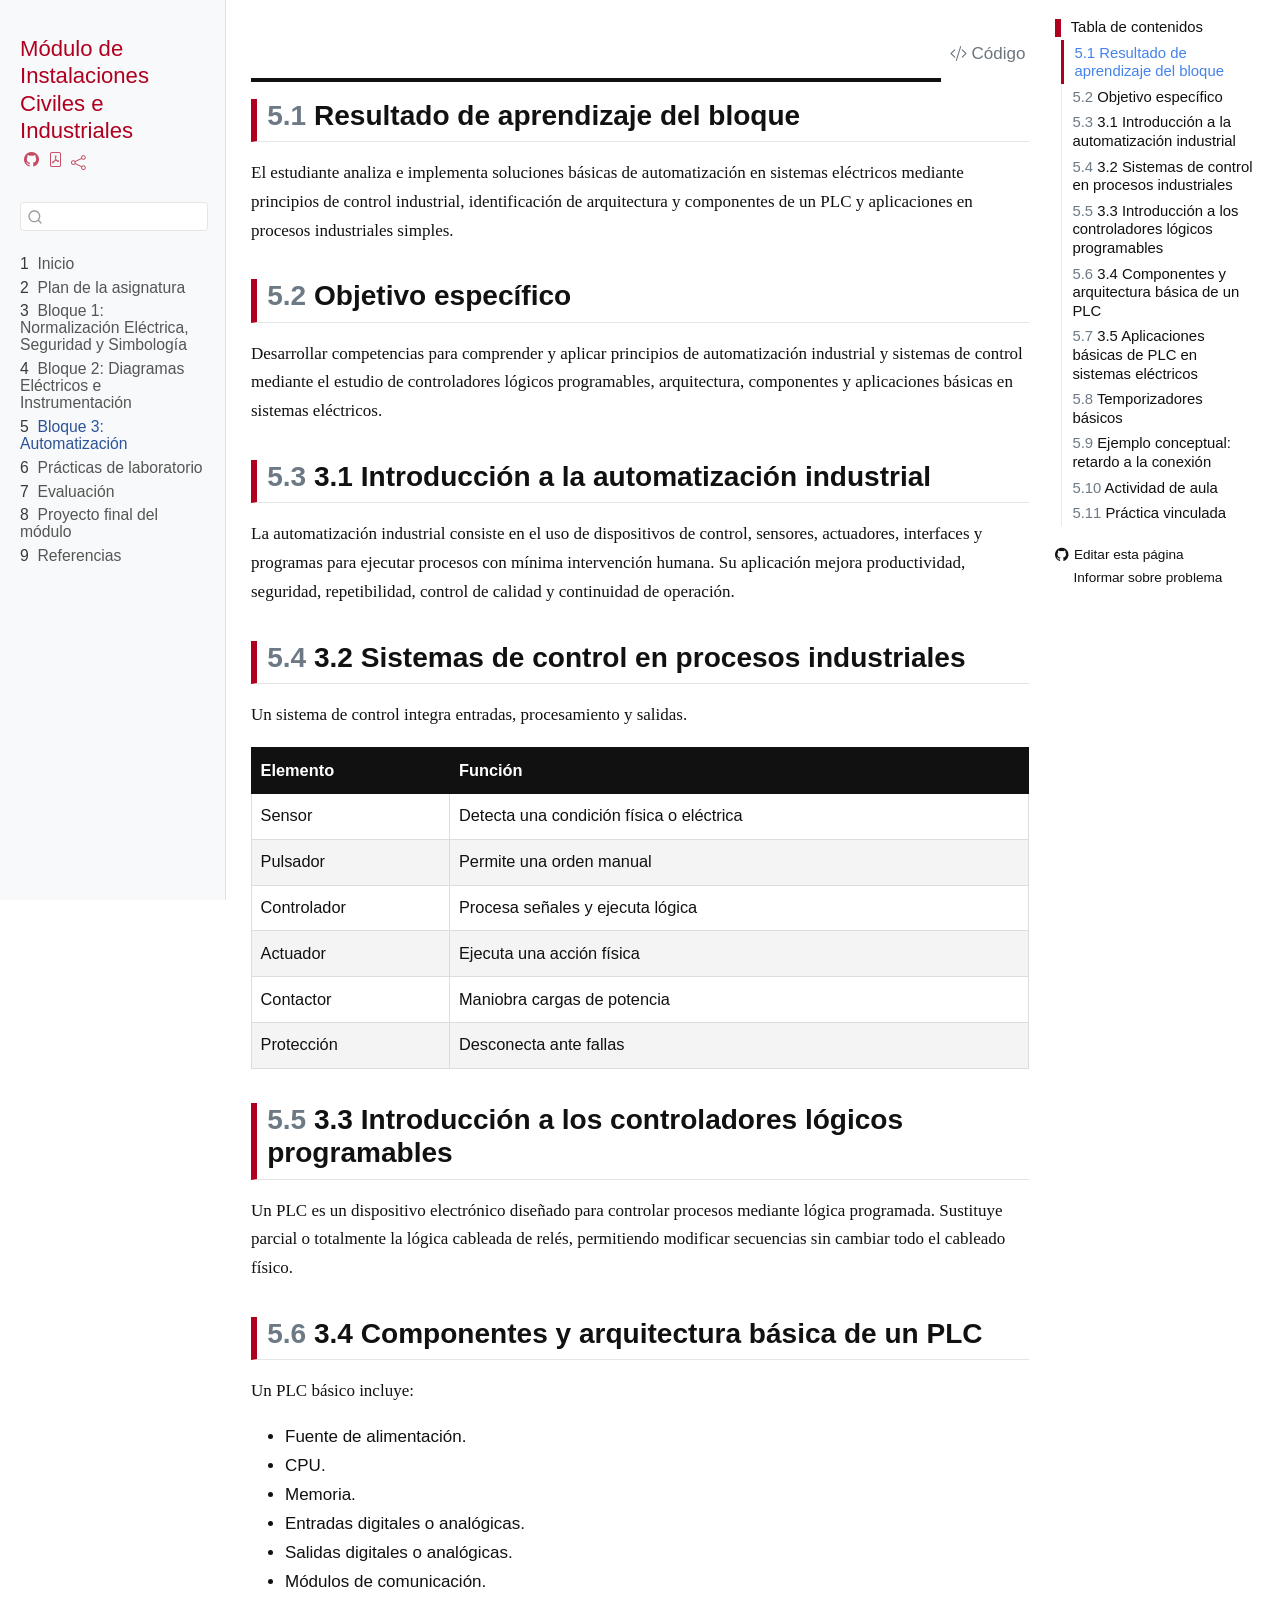
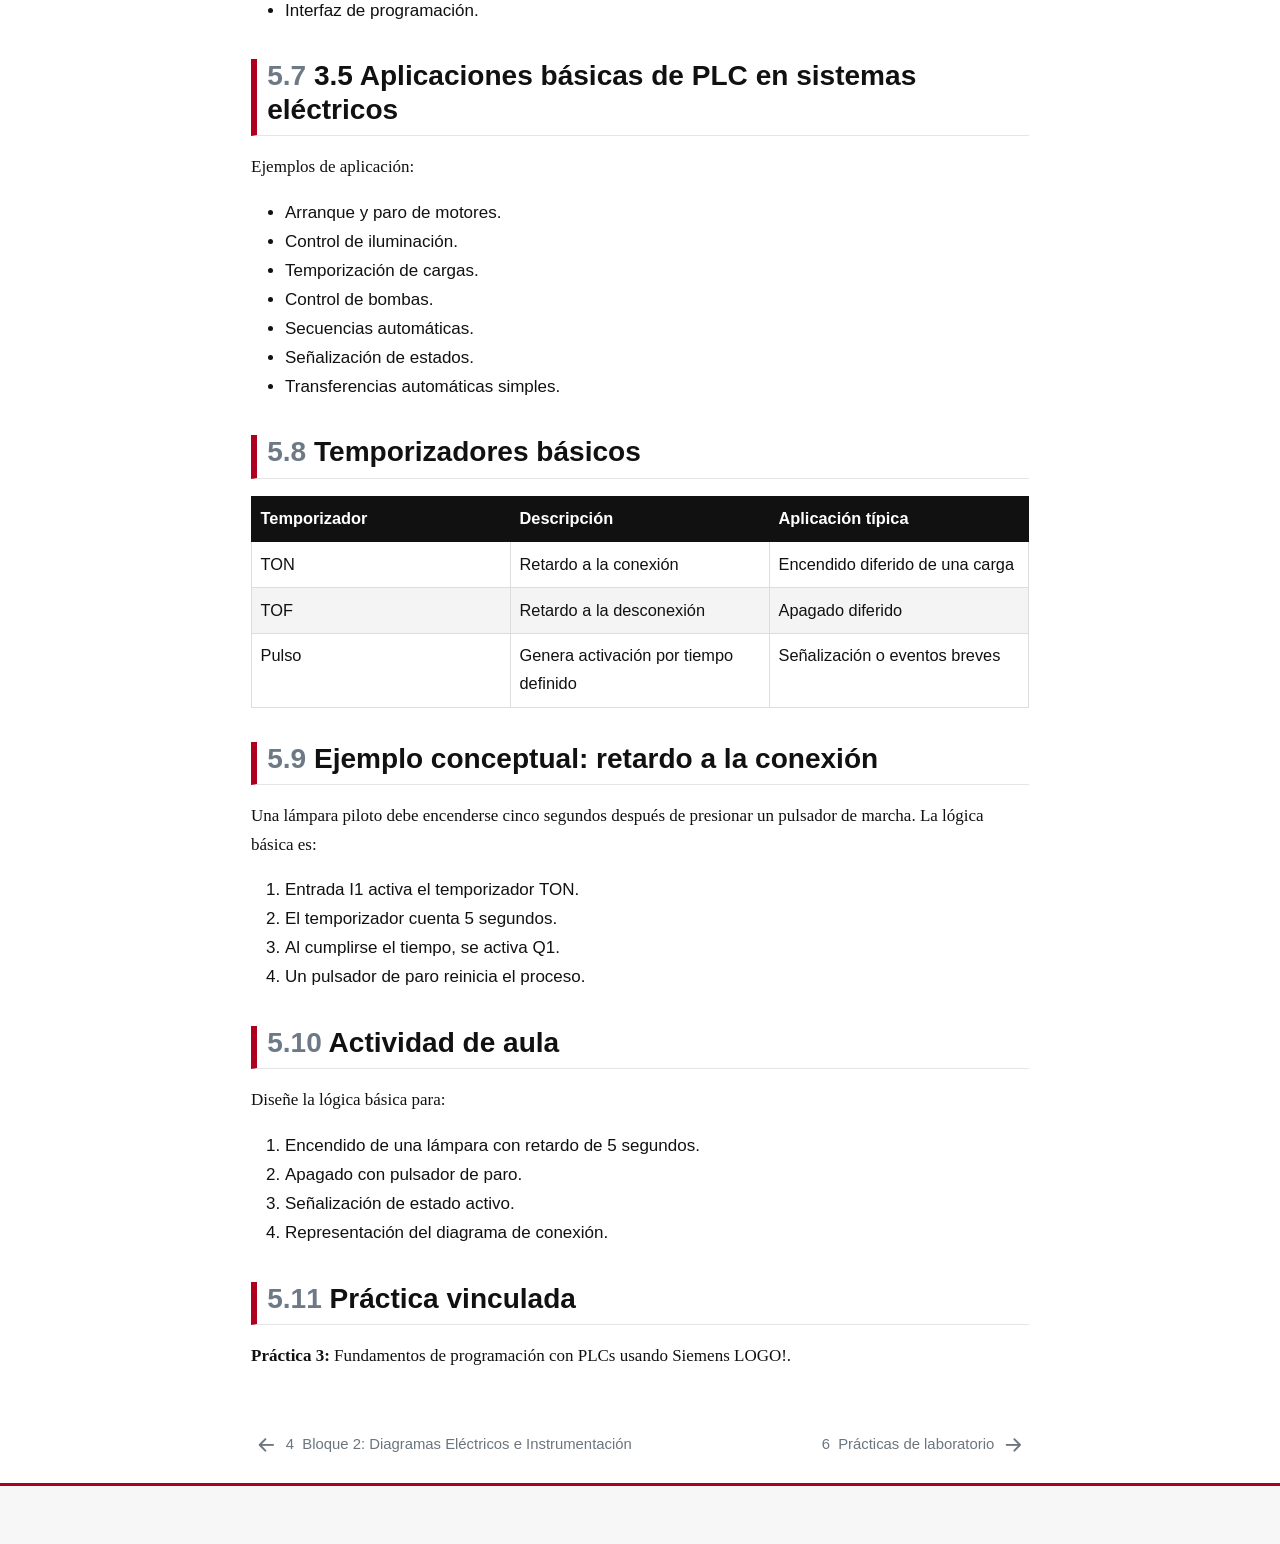
<file: docs/bloque_03_automatizacion.html>
<!DOCTYPE html>
<html xmlns="http://www.w3.org/1999/xhtml" lang="es" xml:lang="es"><head>

<meta charset="utf-8">
<meta name="generator" content="quarto-1.9.38">

<meta name="viewport" content="width=device-width, initial-scale=1.0, user-scalable=yes">


<title>5&nbsp; Bloque 3: Automatización – Módulo de Instalaciones Civiles e Industriales</title>
<style>
/* Default styles provided by pandoc.
** See https://pandoc.org/MANUAL.html#variables-for-html for config info.
*/
code{white-space: pre-wrap;}
span.smallcaps{font-variant: small-caps;}
div.columns{display: flex; gap: min(4vw, 1.5em);}
div.column{flex: auto; overflow-x: auto;}
div.hanging-indent{margin-left: 1.5em; text-indent: -1.5em;}
ul.task-list{list-style: none;}
ul.task-list li input[type="checkbox"] {
  width: 0.8em;
  margin: 0 0.8em 0.2em -1em; /* quarto-specific, see https://github.com/quarto-dev/quarto-cli/issues/4556 */ 
  vertical-align: middle;
}
/* CSS for syntax highlighting */
html { -webkit-text-size-adjust: 100%; }
pre > code.sourceCode { white-space: pre; position: relative; }
pre > code.sourceCode > span { display: inline-block; line-height: 1.25; }
pre > code.sourceCode > span:empty { height: 1.2em; }
.sourceCode { overflow: visible; }
code.sourceCode > span { color: inherit; text-decoration: inherit; }
div.sourceCode { margin: 1em 0; }
pre.sourceCode { margin: 0; }
@media screen {
div.sourceCode { overflow: auto; }
}
@media print {
pre > code.sourceCode { white-space: pre-wrap; }
pre > code.sourceCode > span { text-indent: -5em; padding-left: 5em; }
}
pre.numberSource code
  { counter-reset: source-line 0; }
pre.numberSource code > span
  { position: relative; left: -4em; counter-increment: source-line; }
pre.numberSource code > span > a:first-child::before
  { content: counter(source-line);
    position: relative; left: -1em; text-align: right; vertical-align: baseline;
    border: none; display: inline-block;
    -webkit-touch-callout: none; -webkit-user-select: none;
    -khtml-user-select: none; -moz-user-select: none;
    -ms-user-select: none; user-select: none;
    padding: 0 4px; width: 4em;
  }
pre.numberSource { margin-left: 3em;  padding-left: 4px; }
div.sourceCode
  {   }
@media screen {
pre > code.sourceCode > span > a:first-child::before { text-decoration: underline; }
}
</style>


<script src="site_libs/quarto-nav/quarto-nav.js"></script>
<script src="site_libs/quarto-nav/headroom.min.js"></script>
<script src="site_libs/clipboard/clipboard.min.js"></script>
<script src="site_libs/quarto-search/autocomplete.umd.js"></script>
<script src="site_libs/quarto-search/fuse.min.js"></script>
<script src="site_libs/quarto-search/quarto-search.js"></script>
<meta name="quarto:offset" content="./">
<link href="./practicas.html" rel="next">
<link href="./bloque_02_diagramas_instrumentacion.html" rel="prev">
<script src="site_libs/quarto-html/quarto.js" type="module"></script>
<script src="site_libs/quarto-html/tabsets/tabsets.js" type="module"></script>
<script src="site_libs/quarto-html/popper.min.js"></script>
<script src="site_libs/quarto-html/tippy.umd.min.js"></script>
<script src="site_libs/quarto-html/anchor.min.js"></script>
<link href="site_libs/quarto-html/tippy.css" rel="stylesheet">
<link href="site_libs/quarto-html/quarto-syntax-highlighting-15634bcf2e68342d4ad2dfa704d543f6.css" rel="stylesheet" id="quarto-text-highlighting-styles">
<script src="site_libs/bootstrap/bootstrap.min.js"></script>
<link href="site_libs/bootstrap/bootstrap-icons.css" rel="stylesheet">
<link href="site_libs/bootstrap/bootstrap-867d1021bd40c8c68beff7e6093e0f2c.min.css" rel="stylesheet" append-hash="true" id="quarto-bootstrap" data-mode="light">
<script id="quarto-search-options" type="application/json">{
  "location": "sidebar",
  "copy-button": false,
  "collapse-after": 3,
  "panel-placement": "start",
  "type": "textbox",
  "limit": 50,
  "keyboard-shortcut": [
    "f",
    "/",
    "s"
  ],
  "show-item-context": false,
  "language": {
    "search-no-results-text": "No se han encontrado resultados",
    "search-matching-documents-text": "documentos encontrados",
    "search-copy-link-title": "Copiar el enlace en la búsqueda",
    "search-hide-matches-text": "Ocultar resultados adicionales",
    "search-more-match-text": "resultado adicional en este documento",
    "search-more-matches-text": "resultados adicionales en este documento",
    "search-clear-button-title": "Borrar",
    "search-text-placeholder": "",
    "search-detached-cancel-button-title": "Cancelar",
    "search-submit-button-title": "Enviar",
    "search-label": "Buscar"
  }
}</script>
<style>html{ scroll-behavior: smooth; }</style>


<link rel="stylesheet" href="styles.css">
</head>

<body class="nav-sidebar docked quarto-light">

<div id="quarto-search-results"></div>
  <header id="quarto-header" class="headroom fixed-top">
  <nav class="quarto-secondary-nav">
    <div class="container-fluid d-flex">
      <button type="button" class="quarto-btn-toggle btn" data-bs-toggle="collapse" role="button" data-bs-target=".quarto-sidebar-collapse-item" aria-controls="quarto-sidebar" aria-expanded="false" aria-label="Alternar barra lateral" onclick="if (window.quartoToggleHeadroom) { window.quartoToggleHeadroom(); }">
        <i class="bi bi-layout-text-sidebar-reverse"></i>
      </button>
        <nav class="quarto-page-breadcrumbs" aria-label="breadcrumb"><ol class="breadcrumb"><li class="breadcrumb-item"><a href="./bloque_03_automatizacion.html"><span class="chapter-number">5</span>&nbsp; <span class="chapter-title">Bloque 3: Automatización</span></a></li></ol></nav>
        <a class="flex-grow-1" role="navigation" data-bs-toggle="collapse" data-bs-target=".quarto-sidebar-collapse-item" aria-controls="quarto-sidebar" aria-expanded="false" aria-label="Alternar barra lateral" onclick="if (window.quartoToggleHeadroom) { window.quartoToggleHeadroom(); }">      
        </a>
      <button type="button" class="btn quarto-search-button" aria-label="Buscar" onclick="window.quartoOpenSearch();">
        <i class="bi bi-search"></i>
      </button>
    </div>
  </nav>
</header>
<!-- content -->
<div id="quarto-content" class="quarto-container page-columns page-rows-contents page-layout-article">
<!-- sidebar -->
  <nav id="quarto-sidebar" class="sidebar collapse collapse-horizontal quarto-sidebar-collapse-item sidebar-navigation docked overflow-auto">
    <div class="pt-lg-2 mt-2 text-left sidebar-header">
    <div class="sidebar-title mb-0 py-0">
      <a href="./">Módulo de Instalaciones Civiles e Industriales</a> 
        <div class="sidebar-tools-main tools-wide">
    <a href="https://github.com/TU-USUARIO/modulo-instalaciones-civiles-industriales" title="Ejecutar el código" class="quarto-navigation-tool px-1" aria-label="Ejecutar el código"><i class="bi bi-github"></i></a>
    <a href="./Módulo-de-Instalaciones-Civiles-e-Industriales.pdf" title="Descargar PDF" class="quarto-navigation-tool px-1" aria-label="Descargar PDF"><i class="bi bi-file-pdf"></i></a>
    <div class="dropdown">
      <a href="" title="Compartir" id="quarto-navigation-tool-dropdown-0" class="quarto-navigation-tool dropdown-toggle px-1" data-bs-toggle="dropdown" aria-expanded="false" role="link" aria-label="Compartir"><i class="bi bi-share"></i></a>
      <ul class="dropdown-menu" aria-labelledby="quarto-navigation-tool-dropdown-0">
          <li>
            <a class="dropdown-item sidebar-tools-main-item" href="https://twitter.com/intent/tweet?url=|url|">
              <i class="bi bi-twitter pe-1"></i>
            Twitter
            </a>
          </li>
          <li>
            <a class="dropdown-item sidebar-tools-main-item" href="https://www.facebook.com/sharer/sharer.php?u=|url|">
              <i class="bi bi-facebook pe-1"></i>
            Facebook
            </a>
          </li>
          <li>
            <a class="dropdown-item sidebar-tools-main-item" href="https://www.linkedin.com/sharing/share-offsite/?url=|url|">
              <i class="bi bi-linkedin pe-1"></i>
            LinkedIn
            </a>
          </li>
      </ul>
    </div>
</div>
    </div>
      </div>
        <div class="mt-2 flex-shrink-0 align-items-center">
        <div class="sidebar-search">
        <div id="quarto-search" class="" title="Buscar"></div>
        </div>
        </div>
    <div class="sidebar-menu-container"> 
    <ul class="list-unstyled mt-1">
        <li class="sidebar-item">
  <div class="sidebar-item-container"> 
  <a href="./index.html" class="sidebar-item-text sidebar-link">
 <span class="menu-text"><span class="chapter-number">1</span>&nbsp; <span class="chapter-title">Inicio</span></span></a>
  </div>
</li>
        <li class="sidebar-item">
  <div class="sidebar-item-container"> 
  <a href="./plan_asignatura.html" class="sidebar-item-text sidebar-link">
 <span class="menu-text"><span class="chapter-number">2</span>&nbsp; <span class="chapter-title">Plan de la asignatura</span></span></a>
  </div>
</li>
        <li class="sidebar-item">
  <div class="sidebar-item-container"> 
  <a href="./bloque_01_normalizacion_seguridad_simbologia.html" class="sidebar-item-text sidebar-link">
 <span class="menu-text"><span class="chapter-number">3</span>&nbsp; <span class="chapter-title">Bloque 1: Normalización Eléctrica, Seguridad y Simbología</span></span></a>
  </div>
</li>
        <li class="sidebar-item">
  <div class="sidebar-item-container"> 
  <a href="./bloque_02_diagramas_instrumentacion.html" class="sidebar-item-text sidebar-link">
 <span class="menu-text"><span class="chapter-number">4</span>&nbsp; <span class="chapter-title">Bloque 2: Diagramas Eléctricos e Instrumentación</span></span></a>
  </div>
</li>
        <li class="sidebar-item">
  <div class="sidebar-item-container"> 
  <a href="./bloque_03_automatizacion.html" class="sidebar-item-text sidebar-link active">
 <span class="menu-text"><span class="chapter-number">5</span>&nbsp; <span class="chapter-title">Bloque 3: Automatización</span></span></a>
  </div>
</li>
        <li class="sidebar-item">
  <div class="sidebar-item-container"> 
  <a href="./practicas.html" class="sidebar-item-text sidebar-link">
 <span class="menu-text"><span class="chapter-number">6</span>&nbsp; <span class="chapter-title">Prácticas de laboratorio</span></span></a>
  </div>
</li>
        <li class="sidebar-item">
  <div class="sidebar-item-container"> 
  <a href="./evaluacion.html" class="sidebar-item-text sidebar-link">
 <span class="menu-text"><span class="chapter-number">7</span>&nbsp; <span class="chapter-title">Evaluación</span></span></a>
  </div>
</li>
        <li class="sidebar-item">
  <div class="sidebar-item-container"> 
  <a href="./proyecto_final.html" class="sidebar-item-text sidebar-link">
 <span class="menu-text"><span class="chapter-number">8</span>&nbsp; <span class="chapter-title">Proyecto final del módulo</span></span></a>
  </div>
</li>
        <li class="sidebar-item">
  <div class="sidebar-item-container"> 
  <a href="./referencias.html" class="sidebar-item-text sidebar-link">
 <span class="menu-text"><span class="chapter-number">9</span>&nbsp; <span class="chapter-title">Referencias</span></span></a>
  </div>
</li>
    </ul>
    </div>
</nav>
<div id="quarto-sidebar-glass" class="quarto-sidebar-collapse-item" data-bs-toggle="collapse" data-bs-target=".quarto-sidebar-collapse-item"></div>
<!-- margin-sidebar -->
    <div id="quarto-margin-sidebar" class="sidebar margin-sidebar">
        <nav id="TOC" role="doc-toc" class="toc-active">
    <h2 id="toc-title">Tabla de contenidos</h2>
   
  <ul>
  <li><a href="#resultado-de-aprendizaje-del-bloque" id="toc-resultado-de-aprendizaje-del-bloque" class="nav-link active" data-scroll-target="#resultado-de-aprendizaje-del-bloque"><span class="header-section-number">5.1</span> Resultado de aprendizaje del bloque</a></li>
  <li><a href="#objetivo-específico" id="toc-objetivo-específico" class="nav-link" data-scroll-target="#objetivo-específico"><span class="header-section-number">5.2</span> Objetivo específico</a></li>
  <li><a href="#introducción-a-la-automatización-industrial" id="toc-introducción-a-la-automatización-industrial" class="nav-link" data-scroll-target="#introducción-a-la-automatización-industrial"><span class="header-section-number">5.3</span> 3.1 Introducción a la automatización industrial</a></li>
  <li><a href="#sistemas-de-control-en-procesos-industriales" id="toc-sistemas-de-control-en-procesos-industriales" class="nav-link" data-scroll-target="#sistemas-de-control-en-procesos-industriales"><span class="header-section-number">5.4</span> 3.2 Sistemas de control en procesos industriales</a></li>
  <li><a href="#introducción-a-los-controladores-lógicos-programables" id="toc-introducción-a-los-controladores-lógicos-programables" class="nav-link" data-scroll-target="#introducción-a-los-controladores-lógicos-programables"><span class="header-section-number">5.5</span> 3.3 Introducción a los controladores lógicos programables</a></li>
  <li><a href="#componentes-y-arquitectura-básica-de-un-plc" id="toc-componentes-y-arquitectura-básica-de-un-plc" class="nav-link" data-scroll-target="#componentes-y-arquitectura-básica-de-un-plc"><span class="header-section-number">5.6</span> 3.4 Componentes y arquitectura básica de un PLC</a></li>
  <li><a href="#aplicaciones-básicas-de-plc-en-sistemas-eléctricos" id="toc-aplicaciones-básicas-de-plc-en-sistemas-eléctricos" class="nav-link" data-scroll-target="#aplicaciones-básicas-de-plc-en-sistemas-eléctricos"><span class="header-section-number">5.7</span> 3.5 Aplicaciones básicas de PLC en sistemas eléctricos</a></li>
  <li><a href="#temporizadores-básicos" id="toc-temporizadores-básicos" class="nav-link" data-scroll-target="#temporizadores-básicos"><span class="header-section-number">5.8</span> Temporizadores básicos</a></li>
  <li><a href="#ejemplo-conceptual-retardo-a-la-conexión" id="toc-ejemplo-conceptual-retardo-a-la-conexión" class="nav-link" data-scroll-target="#ejemplo-conceptual-retardo-a-la-conexión"><span class="header-section-number">5.9</span> Ejemplo conceptual: retardo a la conexión</a></li>
  <li><a href="#actividad-de-aula" id="toc-actividad-de-aula" class="nav-link" data-scroll-target="#actividad-de-aula"><span class="header-section-number">5.10</span> Actividad de aula</a></li>
  <li><a href="#práctica-vinculada" id="toc-práctica-vinculada" class="nav-link" data-scroll-target="#práctica-vinculada"><span class="header-section-number">5.11</span> Práctica vinculada</a></li>
  </ul>
<div class="toc-actions"><ul><li><a href="https://github.com/TU-USUARIO/modulo-instalaciones-civiles-industriales/edit/main/bloque_03_automatizacion.qmd" class="toc-action"><i class="bi bi-github"></i>Editar esta página</a></li><li><a href="https://github.com/TU-USUARIO/modulo-instalaciones-civiles-industriales/issues/new" class="toc-action"><i class="bi empty"></i>Informar sobre problema</a></li></ul></div></nav>
    </div>
<!-- main -->
<main class="content" id="quarto-document-content">

<header id="title-block-header" class="quarto-title-block default">
<div class="quarto-title">
<div class="quarto-title-block"><div><h1 class="title"><span class="chapter-number">5</span>&nbsp; <span class="chapter-title">Bloque 3: Automatización</span></h1><button type="button" class="btn code-tools-button" id="quarto-code-tools-source"><i class="bi"></i> Código</button></div></div>
</div>



<div class="quarto-title-meta">

    
  
    
  </div>
  


</header>


<section id="resultado-de-aprendizaje-del-bloque" class="level2" data-number="5.1">
<h2 data-number="5.1" class="anchored" data-anchor-id="resultado-de-aprendizaje-del-bloque"><span class="header-section-number">5.1</span> Resultado de aprendizaje del bloque</h2>
<p>El estudiante analiza e implementa soluciones básicas de automatización en sistemas eléctricos mediante principios de control industrial, identificación de arquitectura y componentes de un PLC y aplicaciones en procesos industriales simples.</p>
</section>
<section id="objetivo-específico" class="level2" data-number="5.2">
<h2 data-number="5.2" class="anchored" data-anchor-id="objetivo-específico"><span class="header-section-number">5.2</span> Objetivo específico</h2>
<p>Desarrollar competencias para comprender y aplicar principios de automatización industrial y sistemas de control mediante el estudio de controladores lógicos programables, arquitectura, componentes y aplicaciones básicas en sistemas eléctricos.</p>
</section>
<section id="introducción-a-la-automatización-industrial" class="level2" data-number="5.3">
<h2 data-number="5.3" class="anchored" data-anchor-id="introducción-a-la-automatización-industrial"><span class="header-section-number">5.3</span> 3.1 Introducción a la automatización industrial</h2>
<p>La automatización industrial consiste en el uso de dispositivos de control, sensores, actuadores, interfaces y programas para ejecutar procesos con mínima intervención humana. Su aplicación mejora productividad, seguridad, repetibilidad, control de calidad y continuidad de operación.</p>
</section>
<section id="sistemas-de-control-en-procesos-industriales" class="level2" data-number="5.4">
<h2 data-number="5.4" class="anchored" data-anchor-id="sistemas-de-control-en-procesos-industriales"><span class="header-section-number">5.4</span> 3.2 Sistemas de control en procesos industriales</h2>
<p>Un sistema de control integra entradas, procesamiento y salidas.</p>
<table class="caption-top table">
<thead>
<tr class="header">
<th>Elemento</th>
<th>Función</th>
</tr>
</thead>
<tbody>
<tr class="odd">
<td>Sensor</td>
<td>Detecta una condición física o eléctrica</td>
</tr>
<tr class="even">
<td>Pulsador</td>
<td>Permite una orden manual</td>
</tr>
<tr class="odd">
<td>Controlador</td>
<td>Procesa señales y ejecuta lógica</td>
</tr>
<tr class="even">
<td>Actuador</td>
<td>Ejecuta una acción física</td>
</tr>
<tr class="odd">
<td>Contactor</td>
<td>Maniobra cargas de potencia</td>
</tr>
<tr class="even">
<td>Protección</td>
<td>Desconecta ante fallas</td>
</tr>
</tbody>
</table>
</section>
<section id="introducción-a-los-controladores-lógicos-programables" class="level2" data-number="5.5">
<h2 data-number="5.5" class="anchored" data-anchor-id="introducción-a-los-controladores-lógicos-programables"><span class="header-section-number">5.5</span> 3.3 Introducción a los controladores lógicos programables</h2>
<p>Un PLC es un dispositivo electrónico diseñado para controlar procesos mediante lógica programada. Sustituye parcial o totalmente la lógica cableada de relés, permitiendo modificar secuencias sin cambiar todo el cableado físico.</p>
</section>
<section id="componentes-y-arquitectura-básica-de-un-plc" class="level2" data-number="5.6">
<h2 data-number="5.6" class="anchored" data-anchor-id="componentes-y-arquitectura-básica-de-un-plc"><span class="header-section-number">5.6</span> 3.4 Componentes y arquitectura básica de un PLC</h2>
<p>Un PLC básico incluye:</p>
<ul>
<li>Fuente de alimentación.</li>
<li>CPU.</li>
<li>Memoria.</li>
<li>Entradas digitales o analógicas.</li>
<li>Salidas digitales o analógicas.</li>
<li>Módulos de comunicación.</li>
<li>Interfaz de programación.</li>
</ul>
</section>
<section id="aplicaciones-básicas-de-plc-en-sistemas-eléctricos" class="level2" data-number="5.7">
<h2 data-number="5.7" class="anchored" data-anchor-id="aplicaciones-básicas-de-plc-en-sistemas-eléctricos"><span class="header-section-number">5.7</span> 3.5 Aplicaciones básicas de PLC en sistemas eléctricos</h2>
<p>Ejemplos de aplicación:</p>
<ul>
<li>Arranque y paro de motores.</li>
<li>Control de iluminación.</li>
<li>Temporización de cargas.</li>
<li>Control de bombas.</li>
<li>Secuencias automáticas.</li>
<li>Señalización de estados.</li>
<li>Transferencias automáticas simples.</li>
</ul>
</section>
<section id="temporizadores-básicos" class="level2" data-number="5.8">
<h2 data-number="5.8" class="anchored" data-anchor-id="temporizadores-básicos"><span class="header-section-number">5.8</span> Temporizadores básicos</h2>
<table class="caption-top table">
<colgroup>
<col style="width: 33%">
<col style="width: 33%">
<col style="width: 33%">
</colgroup>
<thead>
<tr class="header">
<th>Temporizador</th>
<th>Descripción</th>
<th>Aplicación típica</th>
</tr>
</thead>
<tbody>
<tr class="odd">
<td>TON</td>
<td>Retardo a la conexión</td>
<td>Encendido diferido de una carga</td>
</tr>
<tr class="even">
<td>TOF</td>
<td>Retardo a la desconexión</td>
<td>Apagado diferido</td>
</tr>
<tr class="odd">
<td>Pulso</td>
<td>Genera activación por tiempo definido</td>
<td>Señalización o eventos breves</td>
</tr>
</tbody>
</table>
</section>
<section id="ejemplo-conceptual-retardo-a-la-conexión" class="level2" data-number="5.9">
<h2 data-number="5.9" class="anchored" data-anchor-id="ejemplo-conceptual-retardo-a-la-conexión"><span class="header-section-number">5.9</span> Ejemplo conceptual: retardo a la conexión</h2>
<p>Una lámpara piloto debe encenderse cinco segundos después de presionar un pulsador de marcha. La lógica básica es:</p>
<ol type="1">
<li>Entrada I1 activa el temporizador TON.</li>
<li>El temporizador cuenta 5 segundos.</li>
<li>Al cumplirse el tiempo, se activa Q1.</li>
<li>Un pulsador de paro reinicia el proceso.</li>
</ol>
</section>
<section id="actividad-de-aula" class="level2" data-number="5.10">
<h2 data-number="5.10" class="anchored" data-anchor-id="actividad-de-aula"><span class="header-section-number">5.10</span> Actividad de aula</h2>
<p>Diseñe la lógica básica para:</p>
<ol type="1">
<li>Encendido de una lámpara con retardo de 5 segundos.</li>
<li>Apagado con pulsador de paro.</li>
<li>Señalización de estado activo.</li>
<li>Representación del diagrama de conexión.</li>
</ol>
</section>
<section id="práctica-vinculada" class="level2" data-number="5.11">
<h2 data-number="5.11" class="anchored" data-anchor-id="práctica-vinculada"><span class="header-section-number">5.11</span> Práctica vinculada</h2>
<p><strong>Práctica 3:</strong> Fundamentos de programación con PLCs usando Siemens LOGO!.</p>


<!-- -->

</section>

</main> <!-- /main -->
<script id="quarto-html-after-body" type="application/javascript">
  window.document.addEventListener("DOMContentLoaded", function (event) {
    const icon = "";
    const anchorJS = new window.AnchorJS();
    anchorJS.options = {
      placement: 'right',
      icon: icon
    };
    anchorJS.add('.anchored');
    const isCodeAnnotation = (el) => {
      for (const clz of el.classList) {
        if (clz.startsWith('code-annotation-')) {                     
          return true;
        }
      }
      return false;
    }
    const onCopySuccess = function(e) {
      // button target
      const button = e.trigger;
      // don't keep focus
      button.blur();
      // flash "checked"
      button.classList.add('code-copy-button-checked');
      var currentTitle = button.getAttribute("title");
      button.setAttribute("title", "Copiado");
      let tooltip;
      if (window.bootstrap) {
        button.setAttribute("data-bs-toggle", "tooltip");
        button.setAttribute("data-bs-placement", "left");
        button.setAttribute("data-bs-title", "Copiado");
        tooltip = new bootstrap.Tooltip(button, 
          { trigger: "manual", 
            customClass: "code-copy-button-tooltip",
            offset: [0, -8]});
        tooltip.show();    
      }
      setTimeout(function() {
        if (tooltip) {
          tooltip.hide();
          button.removeAttribute("data-bs-title");
          button.removeAttribute("data-bs-toggle");
          button.removeAttribute("data-bs-placement");
        }
        button.setAttribute("title", currentTitle);
        button.classList.remove('code-copy-button-checked');
      }, 1000);
      // clear code selection
      e.clearSelection();
    }
    const getTextToCopy = function(trigger) {
      const outerScaffold = trigger.parentElement.cloneNode(true);
      const codeEl = outerScaffold.querySelector('code');
      for (const childEl of codeEl.children) {
        if (isCodeAnnotation(childEl)) {
          childEl.remove();
        }
      }
      return codeEl.innerText;
    }
    const clipboard = new window.ClipboardJS('.code-copy-button:not([data-in-quarto-modal])', {
      text: getTextToCopy
    });
    clipboard.on('success', onCopySuccess);
    if (window.document.getElementById('quarto-embedded-source-code-modal')) {
      const clipboardModal = new window.ClipboardJS('.code-copy-button[data-in-quarto-modal]', {
        text: getTextToCopy,
        container: window.document.getElementById('quarto-embedded-source-code-modal')
      });
      clipboardModal.on('success', onCopySuccess);
    }
    const viewSource = window.document.getElementById('quarto-view-source') ||
                       window.document.getElementById('quarto-code-tools-source');
    if (viewSource) {
      const sourceUrl = viewSource.getAttribute("data-quarto-source-url");
      viewSource.addEventListener("click", function(e) {
        if (sourceUrl) {
          // rstudio viewer pane
          if (/\bcapabilities=\b/.test(window.location)) {
            window.open(sourceUrl);
          } else {
            window.location.href = sourceUrl;
          }
        } else {
          const modal = new bootstrap.Modal(document.getElementById('quarto-embedded-source-code-modal'));
          modal.show();
        }
        return false;
      });
    }
    function toggleCodeHandler(show) {
      return function(e) {
        const detailsSrc = window.document.querySelectorAll(".cell > details > .sourceCode");
        for (let i=0; i<detailsSrc.length; i++) {
          const details = detailsSrc[i].parentElement;
          if (show) {
            details.open = true;
          } else {
            details.removeAttribute("open");
          }
        }
        const cellCodeDivs = window.document.querySelectorAll(".cell > .sourceCode");
        const fromCls = show ? "hidden" : "unhidden";
        const toCls = show ? "unhidden" : "hidden";
        for (let i=0; i<cellCodeDivs.length; i++) {
          const codeDiv = cellCodeDivs[i];
          if (codeDiv.classList.contains(fromCls)) {
            codeDiv.classList.remove(fromCls);
            codeDiv.classList.add(toCls);
          } 
        }
        return false;
      }
    }
    const hideAllCode = window.document.getElementById("quarto-hide-all-code");
    if (hideAllCode) {
      hideAllCode.addEventListener("click", toggleCodeHandler(false));
    }
    const showAllCode = window.document.getElementById("quarto-show-all-code");
    if (showAllCode) {
      showAllCode.addEventListener("click", toggleCodeHandler(true));
    }
      var localhostRegex = new RegExp(/^(?:http|https):\/\/localhost\:?[0-9]*\//);
      var mailtoRegex = new RegExp(/^mailto:/);
        var filterRegex = new RegExp("https:\/\/TU-USUARIO\.github\.io\/modulo-instalaciones-civiles-industriales\/");
      var isInternal = (href) => {
          return filterRegex.test(href) || localhostRegex.test(href) || mailtoRegex.test(href);
      }
      // Inspect non-navigation links and adorn them if external
     var links = window.document.querySelectorAll('a[href]:not(.nav-link):not(.navbar-brand):not(.toc-action):not(.sidebar-link):not(.sidebar-item-toggle):not(.pagination-link):not(.no-external):not([aria-hidden]):not(.dropdown-item):not(.quarto-navigation-tool):not(.about-link)');
      for (var i=0; i<links.length; i++) {
        const link = links[i];
        if (!isInternal(link.href)) {
          // undo the damage that might have been done by quarto-nav.js in the case of
          // links that we want to consider external
          if (link.dataset.originalHref !== undefined) {
            link.href = link.dataset.originalHref;
          }
        }
      }
    function tippyHover(el, contentFn, onTriggerFn, onUntriggerFn) {
      const config = {
        allowHTML: true,
        maxWidth: 500,
        delay: 100,
        arrow: false,
        appendTo: function(el) {
            return el.parentElement;
        },
        interactive: true,
        interactiveBorder: 10,
        theme: 'quarto',
        placement: 'bottom-start',
      };
      if (contentFn) {
        config.content = contentFn;
      }
      if (onTriggerFn) {
        config.onTrigger = onTriggerFn;
      }
      if (onUntriggerFn) {
        config.onUntrigger = onUntriggerFn;
      }
      window.tippy(el, config); 
    }
    const noterefs = window.document.querySelectorAll('a[role="doc-noteref"]');
    for (var i=0; i<noterefs.length; i++) {
      const ref = noterefs[i];
      tippyHover(ref, function() {
        // use id or data attribute instead here
        let href = ref.getAttribute('data-footnote-href') || ref.getAttribute('href');
        try { href = new URL(href).hash; } catch {}
        const id = href.replace(/^#\/?/, "");
        const note = window.document.getElementById(id);
        if (note) {
          return note.innerHTML;
        } else {
          return "";
        }
      });
    }
    const xrefs = window.document.querySelectorAll('a.quarto-xref');
    const processXRef = (id, note) => {
      // Strip column container classes
      const stripColumnClz = (el) => {
        el.classList.remove("page-full", "page-columns");
        if (el.children) {
          for (const child of el.children) {
            stripColumnClz(child);
          }
        }
      }
      stripColumnClz(note)
      if (id === null || id.startsWith('sec-')) {
        // Special case sections, only their first couple elements
        const container = document.createElement("div");
        if (note.children && note.children.length > 2) {
          container.appendChild(note.children[0].cloneNode(true));
          for (let i = 1; i < note.children.length; i++) {
            const child = note.children[i];
            if (child.tagName === "P" && child.innerText === "") {
              continue;
            } else {
              container.appendChild(child.cloneNode(true));
              break;
            }
          }
          if (window.Quarto?.typesetMath) {
            window.Quarto.typesetMath(container);
          }
          return container.innerHTML
        } else {
          if (window.Quarto?.typesetMath) {
            window.Quarto.typesetMath(note);
          }
          return note.innerHTML;
        }
      } else {
        // Remove any anchor links if they are present
        const anchorLink = note.querySelector('a.anchorjs-link');
        if (anchorLink) {
          anchorLink.remove();
        }
        if (window.Quarto?.typesetMath) {
          window.Quarto.typesetMath(note);
        }
        if (note.classList.contains("callout")) {
          return note.outerHTML;
        } else {
          return note.innerHTML;
        }
      }
    }
    for (var i=0; i<xrefs.length; i++) {
      const xref = xrefs[i];
      tippyHover(xref, undefined, function(instance) {
        instance.disable();
        let url = xref.getAttribute('href');
        let hash = undefined; 
        if (url.startsWith('#')) {
          hash = url;
        } else {
          try { hash = new URL(url).hash; } catch {}
        }
        if (hash) {
          const id = hash.replace(/^#\/?/, "");
          const note = window.document.getElementById(id);
          if (note !== null) {
            try {
              const html = processXRef(id, note.cloneNode(true));
              instance.setContent(html);
            } finally {
              instance.enable();
              instance.show();
            }
          } else {
            // See if we can fetch this
            fetch(url.split('#')[0])
            .then(res => res.text())
            .then(html => {
              const parser = new DOMParser();
              const htmlDoc = parser.parseFromString(html, "text/html");
              const note = htmlDoc.getElementById(id);
              if (note !== null) {
                const html = processXRef(id, note);
                instance.setContent(html);
              } 
            }).finally(() => {
              instance.enable();
              instance.show();
            });
          }
        } else {
          // See if we can fetch a full url (with no hash to target)
          // This is a special case and we should probably do some content thinning / targeting
          fetch(url)
          .then(res => res.text())
          .then(html => {
            const parser = new DOMParser();
            const htmlDoc = parser.parseFromString(html, "text/html");
            const note = htmlDoc.querySelector('main.content');
            if (note !== null) {
              // This should only happen for chapter cross references
              // (since there is no id in the URL)
              // remove the first header
              if (note.children.length > 0 && note.children[0].tagName === "HEADER") {
                note.children[0].remove();
              }
              const html = processXRef(null, note);
              instance.setContent(html);
            } 
          }).finally(() => {
            instance.enable();
            instance.show();
          });
        }
      }, function(instance) {
      });
    }
        let selectedAnnoteEl;
        const selectorForAnnotation = ( cell, annotation) => {
          let cellAttr = 'data-code-cell="' + cell + '"';
          let lineAttr = 'data-code-annotation="' +  annotation + '"';
          const selector = 'span[' + cellAttr + '][' + lineAttr + ']';
          return selector;
        }
        const selectCodeLines = (annoteEl) => {
          const doc = window.document;
          const targetCell = annoteEl.getAttribute("data-target-cell");
          const targetAnnotation = annoteEl.getAttribute("data-target-annotation");
          const annoteSpan = window.document.querySelector(selectorForAnnotation(targetCell, targetAnnotation));
          const lines = annoteSpan.getAttribute("data-code-lines").split(",");
          const lineIds = lines.map((line) => {
            return targetCell + "-" + line;
          })
          let top = null;
          let height = null;
          let parent = null;
          if (lineIds.length > 0) {
              //compute the position of the single el (top and bottom and make a div)
              const el = window.document.getElementById(lineIds[0]);
              top = el.offsetTop;
              height = el.offsetHeight;
              parent = el.parentElement.parentElement;
            if (lineIds.length > 1) {
              const lastEl = window.document.getElementById(lineIds[lineIds.length - 1]);
              const bottom = lastEl.offsetTop + lastEl.offsetHeight;
              height = bottom - top;
            }
            if (top !== null && height !== null && parent !== null) {
              // cook up a div (if necessary) and position it 
              let div = window.document.getElementById("code-annotation-line-highlight");
              if (div === null) {
                div = window.document.createElement("div");
                div.setAttribute("id", "code-annotation-line-highlight");
                div.style.position = 'absolute';
                parent.appendChild(div);
              }
              div.style.top = top - 2 + "px";
              div.style.height = height + 4 + "px";
              div.style.left = 0;
              let gutterDiv = window.document.getElementById("code-annotation-line-highlight-gutter");
              if (gutterDiv === null) {
                gutterDiv = window.document.createElement("div");
                gutterDiv.setAttribute("id", "code-annotation-line-highlight-gutter");
                gutterDiv.style.position = 'absolute';
                const codeCell = window.document.getElementById(targetCell);
                const gutter = codeCell.querySelector('.code-annotation-gutter');
                gutter.appendChild(gutterDiv);
              }
              gutterDiv.style.top = top - 2 + "px";
              gutterDiv.style.height = height + 4 + "px";
            }
            selectedAnnoteEl = annoteEl;
          }
        };
        const unselectCodeLines = () => {
          const elementsIds = ["code-annotation-line-highlight", "code-annotation-line-highlight-gutter"];
          elementsIds.forEach((elId) => {
            const div = window.document.getElementById(elId);
            if (div) {
              div.remove();
            }
          });
          selectedAnnoteEl = undefined;
        };
          // Handle positioning of the toggle
      window.addEventListener(
        "resize",
        throttle(() => {
          elRect = undefined;
          if (selectedAnnoteEl) {
            selectCodeLines(selectedAnnoteEl);
          }
        }, 10)
      );
      function throttle(fn, ms) {
      let throttle = false;
      let timer;
        return (...args) => {
          if(!throttle) { // first call gets through
              fn.apply(this, args);
              throttle = true;
          } else { // all the others get throttled
              if(timer) clearTimeout(timer); // cancel #2
              timer = setTimeout(() => {
                fn.apply(this, args);
                timer = throttle = false;
              }, ms);
          }
        };
      }
        // Attach click handler to the DT
        const annoteDls = window.document.querySelectorAll('dt[data-target-cell]');
        for (const annoteDlNode of annoteDls) {
          annoteDlNode.addEventListener('click', (event) => {
            const clickedEl = event.target;
            if (clickedEl !== selectedAnnoteEl) {
              unselectCodeLines();
              const activeEl = window.document.querySelector('dt[data-target-cell].code-annotation-active');
              if (activeEl) {
                activeEl.classList.remove('code-annotation-active');
              }
              selectCodeLines(clickedEl);
              clickedEl.classList.add('code-annotation-active');
            } else {
              // Unselect the line
              unselectCodeLines();
              clickedEl.classList.remove('code-annotation-active');
            }
          });
        }
    const findCites = (el) => {
      const parentEl = el.parentElement;
      if (parentEl) {
        const cites = parentEl.dataset.cites;
        if (cites) {
          return {
            el,
            cites: cites.split(' ')
          };
        } else {
          return findCites(el.parentElement)
        }
      } else {
        return undefined;
      }
    };
    var bibliorefs = window.document.querySelectorAll('a[role="doc-biblioref"]');
    for (var i=0; i<bibliorefs.length; i++) {
      const ref = bibliorefs[i];
      const citeInfo = findCites(ref);
      if (citeInfo) {
        tippyHover(citeInfo.el, function() {
          var popup = window.document.createElement('div');
          citeInfo.cites.forEach(function(cite) {
            var citeDiv = window.document.createElement('div');
            citeDiv.classList.add('hanging-indent');
            citeDiv.classList.add('csl-entry');
            var biblioDiv = window.document.getElementById('ref-' + cite);
            if (biblioDiv) {
              citeDiv.innerHTML = biblioDiv.innerHTML;
            }
            popup.appendChild(citeDiv);
          });
          return popup.innerHTML;
        });
      }
    }
  });
  </script>
<nav class="page-navigation">
  <div class="nav-page nav-page-previous">
      <a href="./bloque_02_diagramas_instrumentacion.html" class="pagination-link" aria-label="Bloque 2: Diagramas Eléctricos e Instrumentación">
        <i class="bi bi-arrow-left-short"></i> <span class="nav-page-text"><span class="chapter-number">4</span>&nbsp; <span class="chapter-title">Bloque 2: Diagramas Eléctricos e Instrumentación</span></span>
      </a>          
  </div>
  <div class="nav-page nav-page-next">
      <a href="./practicas.html" class="pagination-link" aria-label="Prácticas de laboratorio">
        <span class="nav-page-text"><span class="chapter-number">6</span>&nbsp; <span class="chapter-title">Prácticas de laboratorio</span></span> <i class="bi bi-arrow-right-short"></i>
      </a>
  </div>
</nav><div class="modal fade" id="quarto-embedded-source-code-modal" tabindex="-1" aria-labelledby="quarto-embedded-source-code-modal-label" aria-hidden="true"><div class="modal-dialog modal-dialog-scrollable"><div class="modal-content"><div class="modal-header"><h5 class="modal-title" id="quarto-embedded-source-code-modal-label">Ejecutar el código</h5><button class="btn-close" data-bs-dismiss="modal"></button></div><div class="modal-body"><div class="">
<div class="code-copy-outer-scaffold"><div class="sourceCode" id="cb1" data-shortcodes="false"><pre class="sourceCode markdown code-with-copy"><code class="sourceCode markdown"><span id="cb1-1"><a href="#cb1-1" aria-hidden="true" tabindex="-1"></a><span class="fu"># Bloque 3: Automatización</span></span>
<span id="cb1-2"><a href="#cb1-2" aria-hidden="true" tabindex="-1"></a></span>
<span id="cb1-3"><a href="#cb1-3" aria-hidden="true" tabindex="-1"></a><span class="fu">## Resultado de aprendizaje del bloque</span></span>
<span id="cb1-4"><a href="#cb1-4" aria-hidden="true" tabindex="-1"></a></span>
<span id="cb1-5"><a href="#cb1-5" aria-hidden="true" tabindex="-1"></a>El estudiante analiza e implementa soluciones básicas de automatización en sistemas eléctricos mediante principios de control industrial, identificación de arquitectura y componentes de un PLC y aplicaciones en procesos industriales simples.</span>
<span id="cb1-6"><a href="#cb1-6" aria-hidden="true" tabindex="-1"></a></span>
<span id="cb1-7"><a href="#cb1-7" aria-hidden="true" tabindex="-1"></a><span class="fu">## Objetivo específico</span></span>
<span id="cb1-8"><a href="#cb1-8" aria-hidden="true" tabindex="-1"></a></span>
<span id="cb1-9"><a href="#cb1-9" aria-hidden="true" tabindex="-1"></a>Desarrollar competencias para comprender y aplicar principios de automatización industrial y sistemas de control mediante el estudio de controladores lógicos programables, arquitectura, componentes y aplicaciones básicas en sistemas eléctricos.</span>
<span id="cb1-10"><a href="#cb1-10" aria-hidden="true" tabindex="-1"></a></span>
<span id="cb1-11"><a href="#cb1-11" aria-hidden="true" tabindex="-1"></a><span class="fu">## 3.1 Introducción a la automatización industrial</span></span>
<span id="cb1-12"><a href="#cb1-12" aria-hidden="true" tabindex="-1"></a></span>
<span id="cb1-13"><a href="#cb1-13" aria-hidden="true" tabindex="-1"></a>La automatización industrial consiste en el uso de dispositivos de control, sensores, actuadores, interfaces y programas para ejecutar procesos con mínima intervención humana. Su aplicación mejora productividad, seguridad, repetibilidad, control de calidad y continuidad de operación.</span>
<span id="cb1-14"><a href="#cb1-14" aria-hidden="true" tabindex="-1"></a></span>
<span id="cb1-15"><a href="#cb1-15" aria-hidden="true" tabindex="-1"></a><span class="fu">## 3.2 Sistemas de control en procesos industriales</span></span>
<span id="cb1-16"><a href="#cb1-16" aria-hidden="true" tabindex="-1"></a></span>
<span id="cb1-17"><a href="#cb1-17" aria-hidden="true" tabindex="-1"></a>Un sistema de control integra entradas, procesamiento y salidas.</span>
<span id="cb1-18"><a href="#cb1-18" aria-hidden="true" tabindex="-1"></a></span>
<span id="cb1-19"><a href="#cb1-19" aria-hidden="true" tabindex="-1"></a><span class="pp">|</span> Elemento <span class="pp">|</span> Función <span class="pp">|</span></span>
<span id="cb1-20"><a href="#cb1-20" aria-hidden="true" tabindex="-1"></a><span class="pp">|---|---|</span></span>
<span id="cb1-21"><a href="#cb1-21" aria-hidden="true" tabindex="-1"></a><span class="pp">|</span> Sensor <span class="pp">|</span> Detecta una condición física o eléctrica <span class="pp">|</span></span>
<span id="cb1-22"><a href="#cb1-22" aria-hidden="true" tabindex="-1"></a><span class="pp">|</span> Pulsador <span class="pp">|</span> Permite una orden manual <span class="pp">|</span></span>
<span id="cb1-23"><a href="#cb1-23" aria-hidden="true" tabindex="-1"></a><span class="pp">|</span> Controlador <span class="pp">|</span> Procesa señales y ejecuta lógica <span class="pp">|</span></span>
<span id="cb1-24"><a href="#cb1-24" aria-hidden="true" tabindex="-1"></a><span class="pp">|</span> Actuador <span class="pp">|</span> Ejecuta una acción física <span class="pp">|</span></span>
<span id="cb1-25"><a href="#cb1-25" aria-hidden="true" tabindex="-1"></a><span class="pp">|</span> Contactor <span class="pp">|</span> Maniobra cargas de potencia <span class="pp">|</span></span>
<span id="cb1-26"><a href="#cb1-26" aria-hidden="true" tabindex="-1"></a><span class="pp">|</span> Protección <span class="pp">|</span> Desconecta ante fallas <span class="pp">|</span></span>
<span id="cb1-27"><a href="#cb1-27" aria-hidden="true" tabindex="-1"></a></span>
<span id="cb1-28"><a href="#cb1-28" aria-hidden="true" tabindex="-1"></a><span class="fu">## 3.3 Introducción a los controladores lógicos programables</span></span>
<span id="cb1-29"><a href="#cb1-29" aria-hidden="true" tabindex="-1"></a></span>
<span id="cb1-30"><a href="#cb1-30" aria-hidden="true" tabindex="-1"></a>Un PLC es un dispositivo electrónico diseñado para controlar procesos mediante lógica programada. Sustituye parcial o totalmente la lógica cableada de relés, permitiendo modificar secuencias sin cambiar todo el cableado físico.</span>
<span id="cb1-31"><a href="#cb1-31" aria-hidden="true" tabindex="-1"></a></span>
<span id="cb1-32"><a href="#cb1-32" aria-hidden="true" tabindex="-1"></a><span class="fu">## 3.4 Componentes y arquitectura básica de un PLC</span></span>
<span id="cb1-33"><a href="#cb1-33" aria-hidden="true" tabindex="-1"></a></span>
<span id="cb1-34"><a href="#cb1-34" aria-hidden="true" tabindex="-1"></a>Un PLC básico incluye:</span>
<span id="cb1-35"><a href="#cb1-35" aria-hidden="true" tabindex="-1"></a></span>
<span id="cb1-36"><a href="#cb1-36" aria-hidden="true" tabindex="-1"></a><span class="ss">- </span>Fuente de alimentación.</span>
<span id="cb1-37"><a href="#cb1-37" aria-hidden="true" tabindex="-1"></a><span class="ss">- </span>CPU.</span>
<span id="cb1-38"><a href="#cb1-38" aria-hidden="true" tabindex="-1"></a><span class="ss">- </span>Memoria.</span>
<span id="cb1-39"><a href="#cb1-39" aria-hidden="true" tabindex="-1"></a><span class="ss">- </span>Entradas digitales o analógicas.</span>
<span id="cb1-40"><a href="#cb1-40" aria-hidden="true" tabindex="-1"></a><span class="ss">- </span>Salidas digitales o analógicas.</span>
<span id="cb1-41"><a href="#cb1-41" aria-hidden="true" tabindex="-1"></a><span class="ss">- </span>Módulos de comunicación.</span>
<span id="cb1-42"><a href="#cb1-42" aria-hidden="true" tabindex="-1"></a><span class="ss">- </span>Interfaz de programación.</span>
<span id="cb1-43"><a href="#cb1-43" aria-hidden="true" tabindex="-1"></a></span>
<span id="cb1-44"><a href="#cb1-44" aria-hidden="true" tabindex="-1"></a><span class="fu">## 3.5 Aplicaciones básicas de PLC en sistemas eléctricos</span></span>
<span id="cb1-45"><a href="#cb1-45" aria-hidden="true" tabindex="-1"></a></span>
<span id="cb1-46"><a href="#cb1-46" aria-hidden="true" tabindex="-1"></a>Ejemplos de aplicación:</span>
<span id="cb1-47"><a href="#cb1-47" aria-hidden="true" tabindex="-1"></a></span>
<span id="cb1-48"><a href="#cb1-48" aria-hidden="true" tabindex="-1"></a><span class="ss">- </span>Arranque y paro de motores.</span>
<span id="cb1-49"><a href="#cb1-49" aria-hidden="true" tabindex="-1"></a><span class="ss">- </span>Control de iluminación.</span>
<span id="cb1-50"><a href="#cb1-50" aria-hidden="true" tabindex="-1"></a><span class="ss">- </span>Temporización de cargas.</span>
<span id="cb1-51"><a href="#cb1-51" aria-hidden="true" tabindex="-1"></a><span class="ss">- </span>Control de bombas.</span>
<span id="cb1-52"><a href="#cb1-52" aria-hidden="true" tabindex="-1"></a><span class="ss">- </span>Secuencias automáticas.</span>
<span id="cb1-53"><a href="#cb1-53" aria-hidden="true" tabindex="-1"></a><span class="ss">- </span>Señalización de estados.</span>
<span id="cb1-54"><a href="#cb1-54" aria-hidden="true" tabindex="-1"></a><span class="ss">- </span>Transferencias automáticas simples.</span>
<span id="cb1-55"><a href="#cb1-55" aria-hidden="true" tabindex="-1"></a></span>
<span id="cb1-56"><a href="#cb1-56" aria-hidden="true" tabindex="-1"></a><span class="fu">## Temporizadores básicos</span></span>
<span id="cb1-57"><a href="#cb1-57" aria-hidden="true" tabindex="-1"></a></span>
<span id="cb1-58"><a href="#cb1-58" aria-hidden="true" tabindex="-1"></a><span class="pp">|</span> Temporizador <span class="pp">|</span> Descripción <span class="pp">|</span> Aplicación típica <span class="pp">|</span></span>
<span id="cb1-59"><a href="#cb1-59" aria-hidden="true" tabindex="-1"></a><span class="pp">|---|---|---|</span></span>
<span id="cb1-60"><a href="#cb1-60" aria-hidden="true" tabindex="-1"></a><span class="pp">|</span> TON <span class="pp">|</span> Retardo a la conexión <span class="pp">|</span> Encendido diferido de una carga <span class="pp">|</span></span>
<span id="cb1-61"><a href="#cb1-61" aria-hidden="true" tabindex="-1"></a><span class="pp">|</span> TOF <span class="pp">|</span> Retardo a la desconexión <span class="pp">|</span> Apagado diferido <span class="pp">|</span></span>
<span id="cb1-62"><a href="#cb1-62" aria-hidden="true" tabindex="-1"></a><span class="pp">|</span> Pulso <span class="pp">|</span> Genera activación por tiempo definido <span class="pp">|</span> Señalización o eventos breves <span class="pp">|</span></span>
<span id="cb1-63"><a href="#cb1-63" aria-hidden="true" tabindex="-1"></a></span>
<span id="cb1-64"><a href="#cb1-64" aria-hidden="true" tabindex="-1"></a><span class="fu">## Ejemplo conceptual: retardo a la conexión</span></span>
<span id="cb1-65"><a href="#cb1-65" aria-hidden="true" tabindex="-1"></a></span>
<span id="cb1-66"><a href="#cb1-66" aria-hidden="true" tabindex="-1"></a>Una lámpara piloto debe encenderse cinco segundos después de presionar un pulsador de marcha. La lógica básica es:</span>
<span id="cb1-67"><a href="#cb1-67" aria-hidden="true" tabindex="-1"></a></span>
<span id="cb1-68"><a href="#cb1-68" aria-hidden="true" tabindex="-1"></a><span class="ss">1. </span>Entrada I1 activa el temporizador TON.</span>
<span id="cb1-69"><a href="#cb1-69" aria-hidden="true" tabindex="-1"></a><span class="ss">2. </span>El temporizador cuenta 5 segundos.</span>
<span id="cb1-70"><a href="#cb1-70" aria-hidden="true" tabindex="-1"></a><span class="ss">3. </span>Al cumplirse el tiempo, se activa Q1.</span>
<span id="cb1-71"><a href="#cb1-71" aria-hidden="true" tabindex="-1"></a><span class="ss">4. </span>Un pulsador de paro reinicia el proceso.</span>
<span id="cb1-72"><a href="#cb1-72" aria-hidden="true" tabindex="-1"></a></span>
<span id="cb1-73"><a href="#cb1-73" aria-hidden="true" tabindex="-1"></a><span class="fu">## Actividad de aula</span></span>
<span id="cb1-74"><a href="#cb1-74" aria-hidden="true" tabindex="-1"></a></span>
<span id="cb1-75"><a href="#cb1-75" aria-hidden="true" tabindex="-1"></a>Diseñe la lógica básica para:</span>
<span id="cb1-76"><a href="#cb1-76" aria-hidden="true" tabindex="-1"></a></span>
<span id="cb1-77"><a href="#cb1-77" aria-hidden="true" tabindex="-1"></a><span class="ss">1. </span>Encendido de una lámpara con retardo de 5 segundos.</span>
<span id="cb1-78"><a href="#cb1-78" aria-hidden="true" tabindex="-1"></a><span class="ss">2. </span>Apagado con pulsador de paro.</span>
<span id="cb1-79"><a href="#cb1-79" aria-hidden="true" tabindex="-1"></a><span class="ss">3. </span>Señalización de estado activo.</span>
<span id="cb1-80"><a href="#cb1-80" aria-hidden="true" tabindex="-1"></a><span class="ss">4. </span>Representación del diagrama de conexión.</span>
<span id="cb1-81"><a href="#cb1-81" aria-hidden="true" tabindex="-1"></a></span>
<span id="cb1-82"><a href="#cb1-82" aria-hidden="true" tabindex="-1"></a><span class="fu">## Práctica vinculada</span></span>
<span id="cb1-83"><a href="#cb1-83" aria-hidden="true" tabindex="-1"></a></span>
<span id="cb1-84"><a href="#cb1-84" aria-hidden="true" tabindex="-1"></a>**Práctica 3:** Fundamentos de programación con PLCs usando Siemens LOGO!.</span></code></pre></div><button title="Copiar al portapapeles" class="code-copy-button" data-in-quarto-modal=""><i class="bi"></i></button></div>
</div></div></div></div></div>
</div> <!-- /content -->




<footer class="footer"><div class="nav-footer"><div class="nav-footer-center"><div class="toc-actions d-sm-block d-md-none"><ul><li><a href="https://github.com/TU-USUARIO/modulo-instalaciones-civiles-industriales/edit/main/bloque_03_automatizacion.qmd" class="toc-action"><i class="bi bi-github"></i>Editar esta página</a></li><li><a href="https://github.com/TU-USUARIO/modulo-instalaciones-civiles-industriales/issues/new" class="toc-action"><i class="bi empty"></i>Informar sobre problema</a></li></ul></div></div></div></footer><script src="site_libs/quarto-html/zenscroll-min.js"></script>
</body></html>
</file>
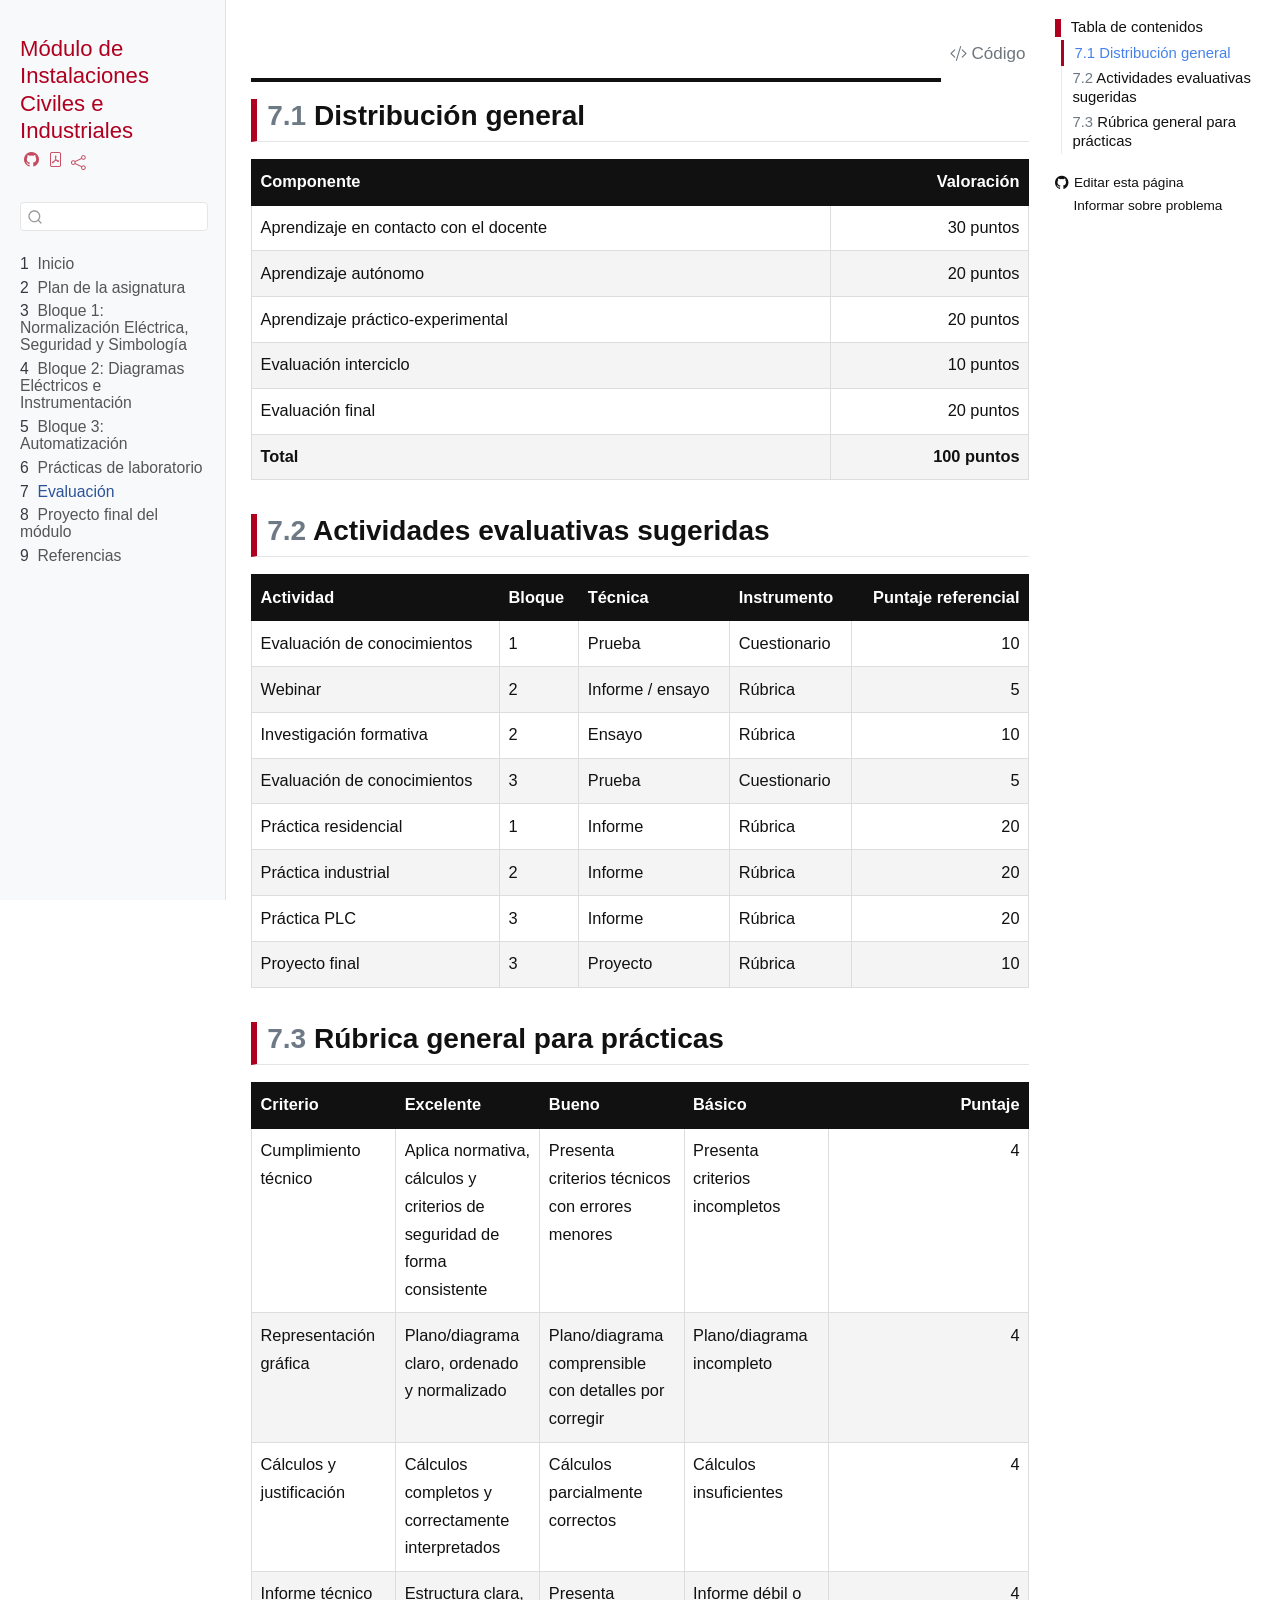
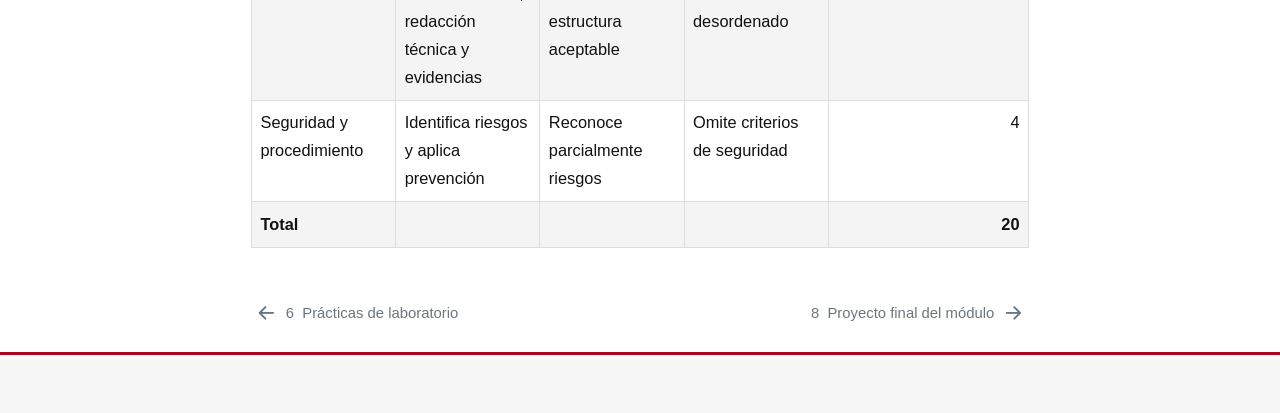
<file: docs/evaluacion.html>
<!DOCTYPE html>
<html xmlns="http://www.w3.org/1999/xhtml" lang="es" xml:lang="es"><head>

<meta charset="utf-8">
<meta name="generator" content="quarto-1.9.38">

<meta name="viewport" content="width=device-width, initial-scale=1.0, user-scalable=yes">


<title>7&nbsp; Evaluación – Módulo de Instalaciones Civiles e Industriales</title>
<style>
/* Default styles provided by pandoc.
** See https://pandoc.org/MANUAL.html#variables-for-html for config info.
*/
code{white-space: pre-wrap;}
span.smallcaps{font-variant: small-caps;}
div.columns{display: flex; gap: min(4vw, 1.5em);}
div.column{flex: auto; overflow-x: auto;}
div.hanging-indent{margin-left: 1.5em; text-indent: -1.5em;}
ul.task-list{list-style: none;}
ul.task-list li input[type="checkbox"] {
  width: 0.8em;
  margin: 0 0.8em 0.2em -1em; /* quarto-specific, see https://github.com/quarto-dev/quarto-cli/issues/4556 */ 
  vertical-align: middle;
}
/* CSS for syntax highlighting */
html { -webkit-text-size-adjust: 100%; }
pre > code.sourceCode { white-space: pre; position: relative; }
pre > code.sourceCode > span { display: inline-block; line-height: 1.25; }
pre > code.sourceCode > span:empty { height: 1.2em; }
.sourceCode { overflow: visible; }
code.sourceCode > span { color: inherit; text-decoration: inherit; }
div.sourceCode { margin: 1em 0; }
pre.sourceCode { margin: 0; }
@media screen {
div.sourceCode { overflow: auto; }
}
@media print {
pre > code.sourceCode { white-space: pre-wrap; }
pre > code.sourceCode > span { text-indent: -5em; padding-left: 5em; }
}
pre.numberSource code
  { counter-reset: source-line 0; }
pre.numberSource code > span
  { position: relative; left: -4em; counter-increment: source-line; }
pre.numberSource code > span > a:first-child::before
  { content: counter(source-line);
    position: relative; left: -1em; text-align: right; vertical-align: baseline;
    border: none; display: inline-block;
    -webkit-touch-callout: none; -webkit-user-select: none;
    -khtml-user-select: none; -moz-user-select: none;
    -ms-user-select: none; user-select: none;
    padding: 0 4px; width: 4em;
  }
pre.numberSource { margin-left: 3em;  padding-left: 4px; }
div.sourceCode
  {   }
@media screen {
pre > code.sourceCode > span > a:first-child::before { text-decoration: underline; }
}
</style>


<script src="site_libs/quarto-nav/quarto-nav.js"></script>
<script src="site_libs/quarto-nav/headroom.min.js"></script>
<script src="site_libs/clipboard/clipboard.min.js"></script>
<script src="site_libs/quarto-search/autocomplete.umd.js"></script>
<script src="site_libs/quarto-search/fuse.min.js"></script>
<script src="site_libs/quarto-search/quarto-search.js"></script>
<meta name="quarto:offset" content="./">
<link href="./proyecto_final.html" rel="next">
<link href="./practicas.html" rel="prev">
<script src="site_libs/quarto-html/quarto.js" type="module"></script>
<script src="site_libs/quarto-html/tabsets/tabsets.js" type="module"></script>
<script src="site_libs/quarto-html/popper.min.js"></script>
<script src="site_libs/quarto-html/tippy.umd.min.js"></script>
<script src="site_libs/quarto-html/anchor.min.js"></script>
<link href="site_libs/quarto-html/tippy.css" rel="stylesheet">
<link href="site_libs/quarto-html/quarto-syntax-highlighting-15634bcf2e68342d4ad2dfa704d543f6.css" rel="stylesheet" id="quarto-text-highlighting-styles">
<script src="site_libs/bootstrap/bootstrap.min.js"></script>
<link href="site_libs/bootstrap/bootstrap-icons.css" rel="stylesheet">
<link href="site_libs/bootstrap/bootstrap-867d1021bd40c8c68beff7e6093e0f2c.min.css" rel="stylesheet" append-hash="true" id="quarto-bootstrap" data-mode="light">
<script id="quarto-search-options" type="application/json">{
  "location": "sidebar",
  "copy-button": false,
  "collapse-after": 3,
  "panel-placement": "start",
  "type": "textbox",
  "limit": 50,
  "keyboard-shortcut": [
    "f",
    "/",
    "s"
  ],
  "show-item-context": false,
  "language": {
    "search-no-results-text": "No se han encontrado resultados",
    "search-matching-documents-text": "documentos encontrados",
    "search-copy-link-title": "Copiar el enlace en la búsqueda",
    "search-hide-matches-text": "Ocultar resultados adicionales",
    "search-more-match-text": "resultado adicional en este documento",
    "search-more-matches-text": "resultados adicionales en este documento",
    "search-clear-button-title": "Borrar",
    "search-text-placeholder": "",
    "search-detached-cancel-button-title": "Cancelar",
    "search-submit-button-title": "Enviar",
    "search-label": "Buscar"
  }
}</script>
<style>html{ scroll-behavior: smooth; }</style>


<link rel="stylesheet" href="styles.css">
</head>

<body class="nav-sidebar docked quarto-light">

<div id="quarto-search-results"></div>
  <header id="quarto-header" class="headroom fixed-top">
  <nav class="quarto-secondary-nav">
    <div class="container-fluid d-flex">
      <button type="button" class="quarto-btn-toggle btn" data-bs-toggle="collapse" role="button" data-bs-target=".quarto-sidebar-collapse-item" aria-controls="quarto-sidebar" aria-expanded="false" aria-label="Alternar barra lateral" onclick="if (window.quartoToggleHeadroom) { window.quartoToggleHeadroom(); }">
        <i class="bi bi-layout-text-sidebar-reverse"></i>
      </button>
        <nav class="quarto-page-breadcrumbs" aria-label="breadcrumb"><ol class="breadcrumb"><li class="breadcrumb-item"><a href="./evaluacion.html"><span class="chapter-number">7</span>&nbsp; <span class="chapter-title">Evaluación</span></a></li></ol></nav>
        <a class="flex-grow-1" role="navigation" data-bs-toggle="collapse" data-bs-target=".quarto-sidebar-collapse-item" aria-controls="quarto-sidebar" aria-expanded="false" aria-label="Alternar barra lateral" onclick="if (window.quartoToggleHeadroom) { window.quartoToggleHeadroom(); }">      
        </a>
      <button type="button" class="btn quarto-search-button" aria-label="Buscar" onclick="window.quartoOpenSearch();">
        <i class="bi bi-search"></i>
      </button>
    </div>
  </nav>
</header>
<!-- content -->
<div id="quarto-content" class="quarto-container page-columns page-rows-contents page-layout-article">
<!-- sidebar -->
  <nav id="quarto-sidebar" class="sidebar collapse collapse-horizontal quarto-sidebar-collapse-item sidebar-navigation docked overflow-auto">
    <div class="pt-lg-2 mt-2 text-left sidebar-header">
    <div class="sidebar-title mb-0 py-0">
      <a href="./">Módulo de Instalaciones Civiles e Industriales</a> 
        <div class="sidebar-tools-main tools-wide">
    <a href="https://github.com/TU-USUARIO/modulo-instalaciones-civiles-industriales" title="Ejecutar el código" class="quarto-navigation-tool px-1" aria-label="Ejecutar el código"><i class="bi bi-github"></i></a>
    <a href="./Módulo-de-Instalaciones-Civiles-e-Industriales.pdf" title="Descargar PDF" class="quarto-navigation-tool px-1" aria-label="Descargar PDF"><i class="bi bi-file-pdf"></i></a>
    <div class="dropdown">
      <a href="" title="Compartir" id="quarto-navigation-tool-dropdown-0" class="quarto-navigation-tool dropdown-toggle px-1" data-bs-toggle="dropdown" aria-expanded="false" role="link" aria-label="Compartir"><i class="bi bi-share"></i></a>
      <ul class="dropdown-menu" aria-labelledby="quarto-navigation-tool-dropdown-0">
          <li>
            <a class="dropdown-item sidebar-tools-main-item" href="https://twitter.com/intent/tweet?url=|url|">
              <i class="bi bi-twitter pe-1"></i>
            Twitter
            </a>
          </li>
          <li>
            <a class="dropdown-item sidebar-tools-main-item" href="https://www.facebook.com/sharer/sharer.php?u=|url|">
              <i class="bi bi-facebook pe-1"></i>
            Facebook
            </a>
          </li>
          <li>
            <a class="dropdown-item sidebar-tools-main-item" href="https://www.linkedin.com/sharing/share-offsite/?url=|url|">
              <i class="bi bi-linkedin pe-1"></i>
            LinkedIn
            </a>
          </li>
      </ul>
    </div>
</div>
    </div>
      </div>
        <div class="mt-2 flex-shrink-0 align-items-center">
        <div class="sidebar-search">
        <div id="quarto-search" class="" title="Buscar"></div>
        </div>
        </div>
    <div class="sidebar-menu-container"> 
    <ul class="list-unstyled mt-1">
        <li class="sidebar-item">
  <div class="sidebar-item-container"> 
  <a href="./index.html" class="sidebar-item-text sidebar-link">
 <span class="menu-text"><span class="chapter-number">1</span>&nbsp; <span class="chapter-title">Inicio</span></span></a>
  </div>
</li>
        <li class="sidebar-item">
  <div class="sidebar-item-container"> 
  <a href="./plan_asignatura.html" class="sidebar-item-text sidebar-link">
 <span class="menu-text"><span class="chapter-number">2</span>&nbsp; <span class="chapter-title">Plan de la asignatura</span></span></a>
  </div>
</li>
        <li class="sidebar-item">
  <div class="sidebar-item-container"> 
  <a href="./bloque_01_normalizacion_seguridad_simbologia.html" class="sidebar-item-text sidebar-link">
 <span class="menu-text"><span class="chapter-number">3</span>&nbsp; <span class="chapter-title">Bloque 1: Normalización Eléctrica, Seguridad y Simbología</span></span></a>
  </div>
</li>
        <li class="sidebar-item">
  <div class="sidebar-item-container"> 
  <a href="./bloque_02_diagramas_instrumentacion.html" class="sidebar-item-text sidebar-link">
 <span class="menu-text"><span class="chapter-number">4</span>&nbsp; <span class="chapter-title">Bloque 2: Diagramas Eléctricos e Instrumentación</span></span></a>
  </div>
</li>
        <li class="sidebar-item">
  <div class="sidebar-item-container"> 
  <a href="./bloque_03_automatizacion.html" class="sidebar-item-text sidebar-link">
 <span class="menu-text"><span class="chapter-number">5</span>&nbsp; <span class="chapter-title">Bloque 3: Automatización</span></span></a>
  </div>
</li>
        <li class="sidebar-item">
  <div class="sidebar-item-container"> 
  <a href="./practicas.html" class="sidebar-item-text sidebar-link">
 <span class="menu-text"><span class="chapter-number">6</span>&nbsp; <span class="chapter-title">Prácticas de laboratorio</span></span></a>
  </div>
</li>
        <li class="sidebar-item">
  <div class="sidebar-item-container"> 
  <a href="./evaluacion.html" class="sidebar-item-text sidebar-link active">
 <span class="menu-text"><span class="chapter-number">7</span>&nbsp; <span class="chapter-title">Evaluación</span></span></a>
  </div>
</li>
        <li class="sidebar-item">
  <div class="sidebar-item-container"> 
  <a href="./proyecto_final.html" class="sidebar-item-text sidebar-link">
 <span class="menu-text"><span class="chapter-number">8</span>&nbsp; <span class="chapter-title">Proyecto final del módulo</span></span></a>
  </div>
</li>
        <li class="sidebar-item">
  <div class="sidebar-item-container"> 
  <a href="./referencias.html" class="sidebar-item-text sidebar-link">
 <span class="menu-text"><span class="chapter-number">9</span>&nbsp; <span class="chapter-title">Referencias</span></span></a>
  </div>
</li>
    </ul>
    </div>
</nav>
<div id="quarto-sidebar-glass" class="quarto-sidebar-collapse-item" data-bs-toggle="collapse" data-bs-target=".quarto-sidebar-collapse-item"></div>
<!-- margin-sidebar -->
    <div id="quarto-margin-sidebar" class="sidebar margin-sidebar">
        <nav id="TOC" role="doc-toc" class="toc-active">
    <h2 id="toc-title">Tabla de contenidos</h2>
   
  <ul>
  <li><a href="#distribución-general" id="toc-distribución-general" class="nav-link active" data-scroll-target="#distribución-general"><span class="header-section-number">7.1</span> Distribución general</a></li>
  <li><a href="#actividades-evaluativas-sugeridas" id="toc-actividades-evaluativas-sugeridas" class="nav-link" data-scroll-target="#actividades-evaluativas-sugeridas"><span class="header-section-number">7.2</span> Actividades evaluativas sugeridas</a></li>
  <li><a href="#rúbrica-general-para-prácticas" id="toc-rúbrica-general-para-prácticas" class="nav-link" data-scroll-target="#rúbrica-general-para-prácticas"><span class="header-section-number">7.3</span> Rúbrica general para prácticas</a></li>
  </ul>
<div class="toc-actions"><ul><li><a href="https://github.com/TU-USUARIO/modulo-instalaciones-civiles-industriales/edit/main/evaluacion.qmd" class="toc-action"><i class="bi bi-github"></i>Editar esta página</a></li><li><a href="https://github.com/TU-USUARIO/modulo-instalaciones-civiles-industriales/issues/new" class="toc-action"><i class="bi empty"></i>Informar sobre problema</a></li></ul></div></nav>
    </div>
<!-- main -->
<main class="content" id="quarto-document-content">

<header id="title-block-header" class="quarto-title-block default">
<div class="quarto-title">
<div class="quarto-title-block"><div><h1 class="title"><span class="chapter-number">7</span>&nbsp; <span class="chapter-title">Evaluación</span></h1><button type="button" class="btn code-tools-button" id="quarto-code-tools-source"><i class="bi"></i> Código</button></div></div>
</div>



<div class="quarto-title-meta">

    
  
    
  </div>
  


</header>


<section id="distribución-general" class="level2" data-number="7.1">
<h2 data-number="7.1" class="anchored" data-anchor-id="distribución-general"><span class="header-section-number">7.1</span> Distribución general</h2>
<table class="caption-top table">
<thead>
<tr class="header">
<th>Componente</th>
<th style="text-align: right;">Valoración</th>
</tr>
</thead>
<tbody>
<tr class="odd">
<td>Aprendizaje en contacto con el docente</td>
<td style="text-align: right;">30 puntos</td>
</tr>
<tr class="even">
<td>Aprendizaje autónomo</td>
<td style="text-align: right;">20 puntos</td>
</tr>
<tr class="odd">
<td>Aprendizaje práctico-experimental</td>
<td style="text-align: right;">20 puntos</td>
</tr>
<tr class="even">
<td>Evaluación interciclo</td>
<td style="text-align: right;">10 puntos</td>
</tr>
<tr class="odd">
<td>Evaluación final</td>
<td style="text-align: right;">20 puntos</td>
</tr>
<tr class="even">
<td><strong>Total</strong></td>
<td style="text-align: right;"><strong>100 puntos</strong></td>
</tr>
</tbody>
</table>
</section>
<section id="actividades-evaluativas-sugeridas" class="level2" data-number="7.2">
<h2 data-number="7.2" class="anchored" data-anchor-id="actividades-evaluativas-sugeridas"><span class="header-section-number">7.2</span> Actividades evaluativas sugeridas</h2>
<table class="caption-top table">
<thead>
<tr class="header">
<th>Actividad</th>
<th>Bloque</th>
<th>Técnica</th>
<th>Instrumento</th>
<th style="text-align: right;">Puntaje referencial</th>
</tr>
</thead>
<tbody>
<tr class="odd">
<td>Evaluación de conocimientos</td>
<td>1</td>
<td>Prueba</td>
<td>Cuestionario</td>
<td style="text-align: right;">10</td>
</tr>
<tr class="even">
<td>Webinar</td>
<td>2</td>
<td>Informe / ensayo</td>
<td>Rúbrica</td>
<td style="text-align: right;">5</td>
</tr>
<tr class="odd">
<td>Investigación formativa</td>
<td>2</td>
<td>Ensayo</td>
<td>Rúbrica</td>
<td style="text-align: right;">10</td>
</tr>
<tr class="even">
<td>Evaluación de conocimientos</td>
<td>3</td>
<td>Prueba</td>
<td>Cuestionario</td>
<td style="text-align: right;">5</td>
</tr>
<tr class="odd">
<td>Práctica residencial</td>
<td>1</td>
<td>Informe</td>
<td>Rúbrica</td>
<td style="text-align: right;">20</td>
</tr>
<tr class="even">
<td>Práctica industrial</td>
<td>2</td>
<td>Informe</td>
<td>Rúbrica</td>
<td style="text-align: right;">20</td>
</tr>
<tr class="odd">
<td>Práctica PLC</td>
<td>3</td>
<td>Informe</td>
<td>Rúbrica</td>
<td style="text-align: right;">20</td>
</tr>
<tr class="even">
<td>Proyecto final</td>
<td>3</td>
<td>Proyecto</td>
<td>Rúbrica</td>
<td style="text-align: right;">10</td>
</tr>
</tbody>
</table>
</section>
<section id="rúbrica-general-para-prácticas" class="level2" data-number="7.3">
<h2 data-number="7.3" class="anchored" data-anchor-id="rúbrica-general-para-prácticas"><span class="header-section-number">7.3</span> Rúbrica general para prácticas</h2>
<table class="caption-top table">
<colgroup>
<col style="width: 18%">
<col style="width: 18%">
<col style="width: 18%">
<col style="width: 18%">
<col style="width: 25%">
</colgroup>
<thead>
<tr class="header">
<th>Criterio</th>
<th>Excelente</th>
<th>Bueno</th>
<th>Básico</th>
<th style="text-align: right;">Puntaje</th>
</tr>
</thead>
<tbody>
<tr class="odd">
<td>Cumplimiento técnico</td>
<td>Aplica normativa, cálculos y criterios de seguridad de forma consistente</td>
<td>Presenta criterios técnicos con errores menores</td>
<td>Presenta criterios incompletos</td>
<td style="text-align: right;">4</td>
</tr>
<tr class="even">
<td>Representación gráfica</td>
<td>Plano/diagrama claro, ordenado y normalizado</td>
<td>Plano/diagrama comprensible con detalles por corregir</td>
<td>Plano/diagrama incompleto</td>
<td style="text-align: right;">4</td>
</tr>
<tr class="odd">
<td>Cálculos y justificación</td>
<td>Cálculos completos y correctamente interpretados</td>
<td>Cálculos parcialmente correctos</td>
<td>Cálculos insuficientes</td>
<td style="text-align: right;">4</td>
</tr>
<tr class="even">
<td>Informe técnico</td>
<td>Estructura clara, redacción técnica y evidencias</td>
<td>Presenta estructura aceptable</td>
<td>Informe débil o desordenado</td>
<td style="text-align: right;">4</td>
</tr>
<tr class="odd">
<td>Seguridad y procedimiento</td>
<td>Identifica riesgos y aplica prevención</td>
<td>Reconoce parcialmente riesgos</td>
<td>Omite criterios de seguridad</td>
<td style="text-align: right;">4</td>
</tr>
<tr class="even">
<td><strong>Total</strong></td>
<td></td>
<td></td>
<td></td>
<td style="text-align: right;"><strong>20</strong></td>
</tr>
</tbody>
</table>


<!-- -->

</section>

</main> <!-- /main -->
<script id="quarto-html-after-body" type="application/javascript">
  window.document.addEventListener("DOMContentLoaded", function (event) {
    const icon = "";
    const anchorJS = new window.AnchorJS();
    anchorJS.options = {
      placement: 'right',
      icon: icon
    };
    anchorJS.add('.anchored');
    const isCodeAnnotation = (el) => {
      for (const clz of el.classList) {
        if (clz.startsWith('code-annotation-')) {                     
          return true;
        }
      }
      return false;
    }
    const onCopySuccess = function(e) {
      // button target
      const button = e.trigger;
      // don't keep focus
      button.blur();
      // flash "checked"
      button.classList.add('code-copy-button-checked');
      var currentTitle = button.getAttribute("title");
      button.setAttribute("title", "Copiado");
      let tooltip;
      if (window.bootstrap) {
        button.setAttribute("data-bs-toggle", "tooltip");
        button.setAttribute("data-bs-placement", "left");
        button.setAttribute("data-bs-title", "Copiado");
        tooltip = new bootstrap.Tooltip(button, 
          { trigger: "manual", 
            customClass: "code-copy-button-tooltip",
            offset: [0, -8]});
        tooltip.show();    
      }
      setTimeout(function() {
        if (tooltip) {
          tooltip.hide();
          button.removeAttribute("data-bs-title");
          button.removeAttribute("data-bs-toggle");
          button.removeAttribute("data-bs-placement");
        }
        button.setAttribute("title", currentTitle);
        button.classList.remove('code-copy-button-checked');
      }, 1000);
      // clear code selection
      e.clearSelection();
    }
    const getTextToCopy = function(trigger) {
      const outerScaffold = trigger.parentElement.cloneNode(true);
      const codeEl = outerScaffold.querySelector('code');
      for (const childEl of codeEl.children) {
        if (isCodeAnnotation(childEl)) {
          childEl.remove();
        }
      }
      return codeEl.innerText;
    }
    const clipboard = new window.ClipboardJS('.code-copy-button:not([data-in-quarto-modal])', {
      text: getTextToCopy
    });
    clipboard.on('success', onCopySuccess);
    if (window.document.getElementById('quarto-embedded-source-code-modal')) {
      const clipboardModal = new window.ClipboardJS('.code-copy-button[data-in-quarto-modal]', {
        text: getTextToCopy,
        container: window.document.getElementById('quarto-embedded-source-code-modal')
      });
      clipboardModal.on('success', onCopySuccess);
    }
    const viewSource = window.document.getElementById('quarto-view-source') ||
                       window.document.getElementById('quarto-code-tools-source');
    if (viewSource) {
      const sourceUrl = viewSource.getAttribute("data-quarto-source-url");
      viewSource.addEventListener("click", function(e) {
        if (sourceUrl) {
          // rstudio viewer pane
          if (/\bcapabilities=\b/.test(window.location)) {
            window.open(sourceUrl);
          } else {
            window.location.href = sourceUrl;
          }
        } else {
          const modal = new bootstrap.Modal(document.getElementById('quarto-embedded-source-code-modal'));
          modal.show();
        }
        return false;
      });
    }
    function toggleCodeHandler(show) {
      return function(e) {
        const detailsSrc = window.document.querySelectorAll(".cell > details > .sourceCode");
        for (let i=0; i<detailsSrc.length; i++) {
          const details = detailsSrc[i].parentElement;
          if (show) {
            details.open = true;
          } else {
            details.removeAttribute("open");
          }
        }
        const cellCodeDivs = window.document.querySelectorAll(".cell > .sourceCode");
        const fromCls = show ? "hidden" : "unhidden";
        const toCls = show ? "unhidden" : "hidden";
        for (let i=0; i<cellCodeDivs.length; i++) {
          const codeDiv = cellCodeDivs[i];
          if (codeDiv.classList.contains(fromCls)) {
            codeDiv.classList.remove(fromCls);
            codeDiv.classList.add(toCls);
          } 
        }
        return false;
      }
    }
    const hideAllCode = window.document.getElementById("quarto-hide-all-code");
    if (hideAllCode) {
      hideAllCode.addEventListener("click", toggleCodeHandler(false));
    }
    const showAllCode = window.document.getElementById("quarto-show-all-code");
    if (showAllCode) {
      showAllCode.addEventListener("click", toggleCodeHandler(true));
    }
      var localhostRegex = new RegExp(/^(?:http|https):\/\/localhost\:?[0-9]*\//);
      var mailtoRegex = new RegExp(/^mailto:/);
        var filterRegex = new RegExp("https:\/\/TU-USUARIO\.github\.io\/modulo-instalaciones-civiles-industriales\/");
      var isInternal = (href) => {
          return filterRegex.test(href) || localhostRegex.test(href) || mailtoRegex.test(href);
      }
      // Inspect non-navigation links and adorn them if external
     var links = window.document.querySelectorAll('a[href]:not(.nav-link):not(.navbar-brand):not(.toc-action):not(.sidebar-link):not(.sidebar-item-toggle):not(.pagination-link):not(.no-external):not([aria-hidden]):not(.dropdown-item):not(.quarto-navigation-tool):not(.about-link)');
      for (var i=0; i<links.length; i++) {
        const link = links[i];
        if (!isInternal(link.href)) {
          // undo the damage that might have been done by quarto-nav.js in the case of
          // links that we want to consider external
          if (link.dataset.originalHref !== undefined) {
            link.href = link.dataset.originalHref;
          }
        }
      }
    function tippyHover(el, contentFn, onTriggerFn, onUntriggerFn) {
      const config = {
        allowHTML: true,
        maxWidth: 500,
        delay: 100,
        arrow: false,
        appendTo: function(el) {
            return el.parentElement;
        },
        interactive: true,
        interactiveBorder: 10,
        theme: 'quarto',
        placement: 'bottom-start',
      };
      if (contentFn) {
        config.content = contentFn;
      }
      if (onTriggerFn) {
        config.onTrigger = onTriggerFn;
      }
      if (onUntriggerFn) {
        config.onUntrigger = onUntriggerFn;
      }
      window.tippy(el, config); 
    }
    const noterefs = window.document.querySelectorAll('a[role="doc-noteref"]');
    for (var i=0; i<noterefs.length; i++) {
      const ref = noterefs[i];
      tippyHover(ref, function() {
        // use id or data attribute instead here
        let href = ref.getAttribute('data-footnote-href') || ref.getAttribute('href');
        try { href = new URL(href).hash; } catch {}
        const id = href.replace(/^#\/?/, "");
        const note = window.document.getElementById(id);
        if (note) {
          return note.innerHTML;
        } else {
          return "";
        }
      });
    }
    const xrefs = window.document.querySelectorAll('a.quarto-xref');
    const processXRef = (id, note) => {
      // Strip column container classes
      const stripColumnClz = (el) => {
        el.classList.remove("page-full", "page-columns");
        if (el.children) {
          for (const child of el.children) {
            stripColumnClz(child);
          }
        }
      }
      stripColumnClz(note)
      if (id === null || id.startsWith('sec-')) {
        // Special case sections, only their first couple elements
        const container = document.createElement("div");
        if (note.children && note.children.length > 2) {
          container.appendChild(note.children[0].cloneNode(true));
          for (let i = 1; i < note.children.length; i++) {
            const child = note.children[i];
            if (child.tagName === "P" && child.innerText === "") {
              continue;
            } else {
              container.appendChild(child.cloneNode(true));
              break;
            }
          }
          if (window.Quarto?.typesetMath) {
            window.Quarto.typesetMath(container);
          }
          return container.innerHTML
        } else {
          if (window.Quarto?.typesetMath) {
            window.Quarto.typesetMath(note);
          }
          return note.innerHTML;
        }
      } else {
        // Remove any anchor links if they are present
        const anchorLink = note.querySelector('a.anchorjs-link');
        if (anchorLink) {
          anchorLink.remove();
        }
        if (window.Quarto?.typesetMath) {
          window.Quarto.typesetMath(note);
        }
        if (note.classList.contains("callout")) {
          return note.outerHTML;
        } else {
          return note.innerHTML;
        }
      }
    }
    for (var i=0; i<xrefs.length; i++) {
      const xref = xrefs[i];
      tippyHover(xref, undefined, function(instance) {
        instance.disable();
        let url = xref.getAttribute('href');
        let hash = undefined; 
        if (url.startsWith('#')) {
          hash = url;
        } else {
          try { hash = new URL(url).hash; } catch {}
        }
        if (hash) {
          const id = hash.replace(/^#\/?/, "");
          const note = window.document.getElementById(id);
          if (note !== null) {
            try {
              const html = processXRef(id, note.cloneNode(true));
              instance.setContent(html);
            } finally {
              instance.enable();
              instance.show();
            }
          } else {
            // See if we can fetch this
            fetch(url.split('#')[0])
            .then(res => res.text())
            .then(html => {
              const parser = new DOMParser();
              const htmlDoc = parser.parseFromString(html, "text/html");
              const note = htmlDoc.getElementById(id);
              if (note !== null) {
                const html = processXRef(id, note);
                instance.setContent(html);
              } 
            }).finally(() => {
              instance.enable();
              instance.show();
            });
          }
        } else {
          // See if we can fetch a full url (with no hash to target)
          // This is a special case and we should probably do some content thinning / targeting
          fetch(url)
          .then(res => res.text())
          .then(html => {
            const parser = new DOMParser();
            const htmlDoc = parser.parseFromString(html, "text/html");
            const note = htmlDoc.querySelector('main.content');
            if (note !== null) {
              // This should only happen for chapter cross references
              // (since there is no id in the URL)
              // remove the first header
              if (note.children.length > 0 && note.children[0].tagName === "HEADER") {
                note.children[0].remove();
              }
              const html = processXRef(null, note);
              instance.setContent(html);
            } 
          }).finally(() => {
            instance.enable();
            instance.show();
          });
        }
      }, function(instance) {
      });
    }
        let selectedAnnoteEl;
        const selectorForAnnotation = ( cell, annotation) => {
          let cellAttr = 'data-code-cell="' + cell + '"';
          let lineAttr = 'data-code-annotation="' +  annotation + '"';
          const selector = 'span[' + cellAttr + '][' + lineAttr + ']';
          return selector;
        }
        const selectCodeLines = (annoteEl) => {
          const doc = window.document;
          const targetCell = annoteEl.getAttribute("data-target-cell");
          const targetAnnotation = annoteEl.getAttribute("data-target-annotation");
          const annoteSpan = window.document.querySelector(selectorForAnnotation(targetCell, targetAnnotation));
          const lines = annoteSpan.getAttribute("data-code-lines").split(",");
          const lineIds = lines.map((line) => {
            return targetCell + "-" + line;
          })
          let top = null;
          let height = null;
          let parent = null;
          if (lineIds.length > 0) {
              //compute the position of the single el (top and bottom and make a div)
              const el = window.document.getElementById(lineIds[0]);
              top = el.offsetTop;
              height = el.offsetHeight;
              parent = el.parentElement.parentElement;
            if (lineIds.length > 1) {
              const lastEl = window.document.getElementById(lineIds[lineIds.length - 1]);
              const bottom = lastEl.offsetTop + lastEl.offsetHeight;
              height = bottom - top;
            }
            if (top !== null && height !== null && parent !== null) {
              // cook up a div (if necessary) and position it 
              let div = window.document.getElementById("code-annotation-line-highlight");
              if (div === null) {
                div = window.document.createElement("div");
                div.setAttribute("id", "code-annotation-line-highlight");
                div.style.position = 'absolute';
                parent.appendChild(div);
              }
              div.style.top = top - 2 + "px";
              div.style.height = height + 4 + "px";
              div.style.left = 0;
              let gutterDiv = window.document.getElementById("code-annotation-line-highlight-gutter");
              if (gutterDiv === null) {
                gutterDiv = window.document.createElement("div");
                gutterDiv.setAttribute("id", "code-annotation-line-highlight-gutter");
                gutterDiv.style.position = 'absolute';
                const codeCell = window.document.getElementById(targetCell);
                const gutter = codeCell.querySelector('.code-annotation-gutter');
                gutter.appendChild(gutterDiv);
              }
              gutterDiv.style.top = top - 2 + "px";
              gutterDiv.style.height = height + 4 + "px";
            }
            selectedAnnoteEl = annoteEl;
          }
        };
        const unselectCodeLines = () => {
          const elementsIds = ["code-annotation-line-highlight", "code-annotation-line-highlight-gutter"];
          elementsIds.forEach((elId) => {
            const div = window.document.getElementById(elId);
            if (div) {
              div.remove();
            }
          });
          selectedAnnoteEl = undefined;
        };
          // Handle positioning of the toggle
      window.addEventListener(
        "resize",
        throttle(() => {
          elRect = undefined;
          if (selectedAnnoteEl) {
            selectCodeLines(selectedAnnoteEl);
          }
        }, 10)
      );
      function throttle(fn, ms) {
      let throttle = false;
      let timer;
        return (...args) => {
          if(!throttle) { // first call gets through
              fn.apply(this, args);
              throttle = true;
          } else { // all the others get throttled
              if(timer) clearTimeout(timer); // cancel #2
              timer = setTimeout(() => {
                fn.apply(this, args);
                timer = throttle = false;
              }, ms);
          }
        };
      }
        // Attach click handler to the DT
        const annoteDls = window.document.querySelectorAll('dt[data-target-cell]');
        for (const annoteDlNode of annoteDls) {
          annoteDlNode.addEventListener('click', (event) => {
            const clickedEl = event.target;
            if (clickedEl !== selectedAnnoteEl) {
              unselectCodeLines();
              const activeEl = window.document.querySelector('dt[data-target-cell].code-annotation-active');
              if (activeEl) {
                activeEl.classList.remove('code-annotation-active');
              }
              selectCodeLines(clickedEl);
              clickedEl.classList.add('code-annotation-active');
            } else {
              // Unselect the line
              unselectCodeLines();
              clickedEl.classList.remove('code-annotation-active');
            }
          });
        }
    const findCites = (el) => {
      const parentEl = el.parentElement;
      if (parentEl) {
        const cites = parentEl.dataset.cites;
        if (cites) {
          return {
            el,
            cites: cites.split(' ')
          };
        } else {
          return findCites(el.parentElement)
        }
      } else {
        return undefined;
      }
    };
    var bibliorefs = window.document.querySelectorAll('a[role="doc-biblioref"]');
    for (var i=0; i<bibliorefs.length; i++) {
      const ref = bibliorefs[i];
      const citeInfo = findCites(ref);
      if (citeInfo) {
        tippyHover(citeInfo.el, function() {
          var popup = window.document.createElement('div');
          citeInfo.cites.forEach(function(cite) {
            var citeDiv = window.document.createElement('div');
            citeDiv.classList.add('hanging-indent');
            citeDiv.classList.add('csl-entry');
            var biblioDiv = window.document.getElementById('ref-' + cite);
            if (biblioDiv) {
              citeDiv.innerHTML = biblioDiv.innerHTML;
            }
            popup.appendChild(citeDiv);
          });
          return popup.innerHTML;
        });
      }
    }
  });
  </script>
<nav class="page-navigation">
  <div class="nav-page nav-page-previous">
      <a href="./practicas.html" class="pagination-link" aria-label="Prácticas de laboratorio">
        <i class="bi bi-arrow-left-short"></i> <span class="nav-page-text"><span class="chapter-number">6</span>&nbsp; <span class="chapter-title">Prácticas de laboratorio</span></span>
      </a>          
  </div>
  <div class="nav-page nav-page-next">
      <a href="./proyecto_final.html" class="pagination-link" aria-label="Proyecto final del módulo">
        <span class="nav-page-text"><span class="chapter-number">8</span>&nbsp; <span class="chapter-title">Proyecto final del módulo</span></span> <i class="bi bi-arrow-right-short"></i>
      </a>
  </div>
</nav><div class="modal fade" id="quarto-embedded-source-code-modal" tabindex="-1" aria-labelledby="quarto-embedded-source-code-modal-label" aria-hidden="true"><div class="modal-dialog modal-dialog-scrollable"><div class="modal-content"><div class="modal-header"><h5 class="modal-title" id="quarto-embedded-source-code-modal-label">Ejecutar el código</h5><button class="btn-close" data-bs-dismiss="modal"></button></div><div class="modal-body"><div class="">
<div class="code-copy-outer-scaffold"><div class="sourceCode" id="cb1" data-shortcodes="false"><pre class="sourceCode markdown code-with-copy"><code class="sourceCode markdown"><span id="cb1-1"><a href="#cb1-1" aria-hidden="true" tabindex="-1"></a><span class="fu"># Evaluación</span></span>
<span id="cb1-2"><a href="#cb1-2" aria-hidden="true" tabindex="-1"></a></span>
<span id="cb1-3"><a href="#cb1-3" aria-hidden="true" tabindex="-1"></a><span class="fu">## Distribución general</span></span>
<span id="cb1-4"><a href="#cb1-4" aria-hidden="true" tabindex="-1"></a></span>
<span id="cb1-5"><a href="#cb1-5" aria-hidden="true" tabindex="-1"></a><span class="pp">|</span> Componente <span class="pp">|</span> Valoración <span class="pp">|</span></span>
<span id="cb1-6"><a href="#cb1-6" aria-hidden="true" tabindex="-1"></a><span class="pp">|---|---:|</span></span>
<span id="cb1-7"><a href="#cb1-7" aria-hidden="true" tabindex="-1"></a><span class="pp">|</span> Aprendizaje en contacto con el docente <span class="pp">|</span> 30 puntos <span class="pp">|</span></span>
<span id="cb1-8"><a href="#cb1-8" aria-hidden="true" tabindex="-1"></a><span class="pp">|</span> Aprendizaje autónomo <span class="pp">|</span> 20 puntos <span class="pp">|</span></span>
<span id="cb1-9"><a href="#cb1-9" aria-hidden="true" tabindex="-1"></a><span class="pp">|</span> Aprendizaje práctico-experimental <span class="pp">|</span> 20 puntos <span class="pp">|</span></span>
<span id="cb1-10"><a href="#cb1-10" aria-hidden="true" tabindex="-1"></a><span class="pp">|</span> Evaluación interciclo <span class="pp">|</span> 10 puntos <span class="pp">|</span></span>
<span id="cb1-11"><a href="#cb1-11" aria-hidden="true" tabindex="-1"></a><span class="pp">|</span> Evaluación final <span class="pp">|</span> 20 puntos <span class="pp">|</span></span>
<span id="cb1-12"><a href="#cb1-12" aria-hidden="true" tabindex="-1"></a><span class="pp">|</span> **Total** | **100 puntos** <span class="pp">|</span></span>
<span id="cb1-13"><a href="#cb1-13" aria-hidden="true" tabindex="-1"></a></span>
<span id="cb1-14"><a href="#cb1-14" aria-hidden="true" tabindex="-1"></a><span class="fu">## Actividades evaluativas sugeridas</span></span>
<span id="cb1-15"><a href="#cb1-15" aria-hidden="true" tabindex="-1"></a></span>
<span id="cb1-16"><a href="#cb1-16" aria-hidden="true" tabindex="-1"></a><span class="pp">|</span> Actividad <span class="pp">|</span> Bloque <span class="pp">|</span> Técnica <span class="pp">|</span> Instrumento <span class="pp">|</span> Puntaje referencial <span class="pp">|</span></span>
<span id="cb1-17"><a href="#cb1-17" aria-hidden="true" tabindex="-1"></a><span class="pp">|---|---|---|---|---:|</span></span>
<span id="cb1-18"><a href="#cb1-18" aria-hidden="true" tabindex="-1"></a><span class="pp">|</span> Evaluación de conocimientos <span class="pp">|</span> 1 <span class="pp">|</span> Prueba <span class="pp">|</span> Cuestionario <span class="pp">|</span> 10 <span class="pp">|</span></span>
<span id="cb1-19"><a href="#cb1-19" aria-hidden="true" tabindex="-1"></a><span class="pp">|</span> Webinar <span class="pp">|</span> 2 <span class="pp">|</span> Informe / ensayo <span class="pp">|</span> Rúbrica <span class="pp">|</span> 5 <span class="pp">|</span></span>
<span id="cb1-20"><a href="#cb1-20" aria-hidden="true" tabindex="-1"></a><span class="pp">|</span> Investigación formativa <span class="pp">|</span> 2 <span class="pp">|</span> Ensayo <span class="pp">|</span> Rúbrica <span class="pp">|</span> 10 <span class="pp">|</span></span>
<span id="cb1-21"><a href="#cb1-21" aria-hidden="true" tabindex="-1"></a><span class="pp">|</span> Evaluación de conocimientos <span class="pp">|</span> 3 <span class="pp">|</span> Prueba <span class="pp">|</span> Cuestionario <span class="pp">|</span> 5 <span class="pp">|</span></span>
<span id="cb1-22"><a href="#cb1-22" aria-hidden="true" tabindex="-1"></a><span class="pp">|</span> Práctica residencial <span class="pp">|</span> 1 <span class="pp">|</span> Informe <span class="pp">|</span> Rúbrica <span class="pp">|</span> 20 <span class="pp">|</span></span>
<span id="cb1-23"><a href="#cb1-23" aria-hidden="true" tabindex="-1"></a><span class="pp">|</span> Práctica industrial <span class="pp">|</span> 2 <span class="pp">|</span> Informe <span class="pp">|</span> Rúbrica <span class="pp">|</span> 20 <span class="pp">|</span></span>
<span id="cb1-24"><a href="#cb1-24" aria-hidden="true" tabindex="-1"></a><span class="pp">|</span> Práctica PLC <span class="pp">|</span> 3 <span class="pp">|</span> Informe <span class="pp">|</span> Rúbrica <span class="pp">|</span> 20 <span class="pp">|</span></span>
<span id="cb1-25"><a href="#cb1-25" aria-hidden="true" tabindex="-1"></a><span class="pp">|</span> Proyecto final <span class="pp">|</span> 3 <span class="pp">|</span> Proyecto <span class="pp">|</span> Rúbrica <span class="pp">|</span> 10 <span class="pp">|</span></span>
<span id="cb1-26"><a href="#cb1-26" aria-hidden="true" tabindex="-1"></a></span>
<span id="cb1-27"><a href="#cb1-27" aria-hidden="true" tabindex="-1"></a><span class="fu">## Rúbrica general para prácticas</span></span>
<span id="cb1-28"><a href="#cb1-28" aria-hidden="true" tabindex="-1"></a></span>
<span id="cb1-29"><a href="#cb1-29" aria-hidden="true" tabindex="-1"></a><span class="pp">|</span> Criterio <span class="pp">|</span> Excelente <span class="pp">|</span> Bueno <span class="pp">|</span> Básico <span class="pp">|</span> Puntaje <span class="pp">|</span></span>
<span id="cb1-30"><a href="#cb1-30" aria-hidden="true" tabindex="-1"></a><span class="pp">|---|---|---|---|---:|</span></span>
<span id="cb1-31"><a href="#cb1-31" aria-hidden="true" tabindex="-1"></a><span class="pp">|</span> Cumplimiento técnico <span class="pp">|</span> Aplica normativa, cálculos y criterios de seguridad de forma consistente <span class="pp">|</span> Presenta criterios técnicos con errores menores <span class="pp">|</span> Presenta criterios incompletos <span class="pp">|</span> 4 <span class="pp">|</span></span>
<span id="cb1-32"><a href="#cb1-32" aria-hidden="true" tabindex="-1"></a><span class="pp">|</span> Representación gráfica <span class="pp">|</span> Plano/diagrama claro, ordenado y normalizado <span class="pp">|</span> Plano/diagrama comprensible con detalles por corregir <span class="pp">|</span> Plano/diagrama incompleto <span class="pp">|</span> 4 <span class="pp">|</span></span>
<span id="cb1-33"><a href="#cb1-33" aria-hidden="true" tabindex="-1"></a><span class="pp">|</span> Cálculos y justificación <span class="pp">|</span> Cálculos completos y correctamente interpretados <span class="pp">|</span> Cálculos parcialmente correctos <span class="pp">|</span> Cálculos insuficientes <span class="pp">|</span> 4 <span class="pp">|</span></span>
<span id="cb1-34"><a href="#cb1-34" aria-hidden="true" tabindex="-1"></a><span class="pp">|</span> Informe técnico <span class="pp">|</span> Estructura clara, redacción técnica y evidencias <span class="pp">|</span> Presenta estructura aceptable <span class="pp">|</span> Informe débil o desordenado <span class="pp">|</span> 4 <span class="pp">|</span></span>
<span id="cb1-35"><a href="#cb1-35" aria-hidden="true" tabindex="-1"></a><span class="pp">|</span> Seguridad y procedimiento <span class="pp">|</span> Identifica riesgos y aplica prevención <span class="pp">|</span> Reconoce parcialmente riesgos <span class="pp">|</span> Omite criterios de seguridad <span class="pp">|</span> 4 <span class="pp">|</span></span>
<span id="cb1-36"><a href="#cb1-36" aria-hidden="true" tabindex="-1"></a><span class="pp">|</span> **Total** |  |  |  | **20** <span class="pp">|</span></span></code></pre></div><button title="Copiar al portapapeles" class="code-copy-button" data-in-quarto-modal=""><i class="bi"></i></button></div>
</div></div></div></div></div>
</div> <!-- /content -->




<footer class="footer"><div class="nav-footer"><div class="nav-footer-center"><div class="toc-actions d-sm-block d-md-none"><ul><li><a href="https://github.com/TU-USUARIO/modulo-instalaciones-civiles-industriales/edit/main/evaluacion.qmd" class="toc-action"><i class="bi bi-github"></i>Editar esta página</a></li><li><a href="https://github.com/TU-USUARIO/modulo-instalaciones-civiles-industriales/issues/new" class="toc-action"><i class="bi empty"></i>Informar sobre problema</a></li></ul></div></div></div></footer><script src="site_libs/quarto-html/zenscroll-min.js"></script>
</body></html>
</file>
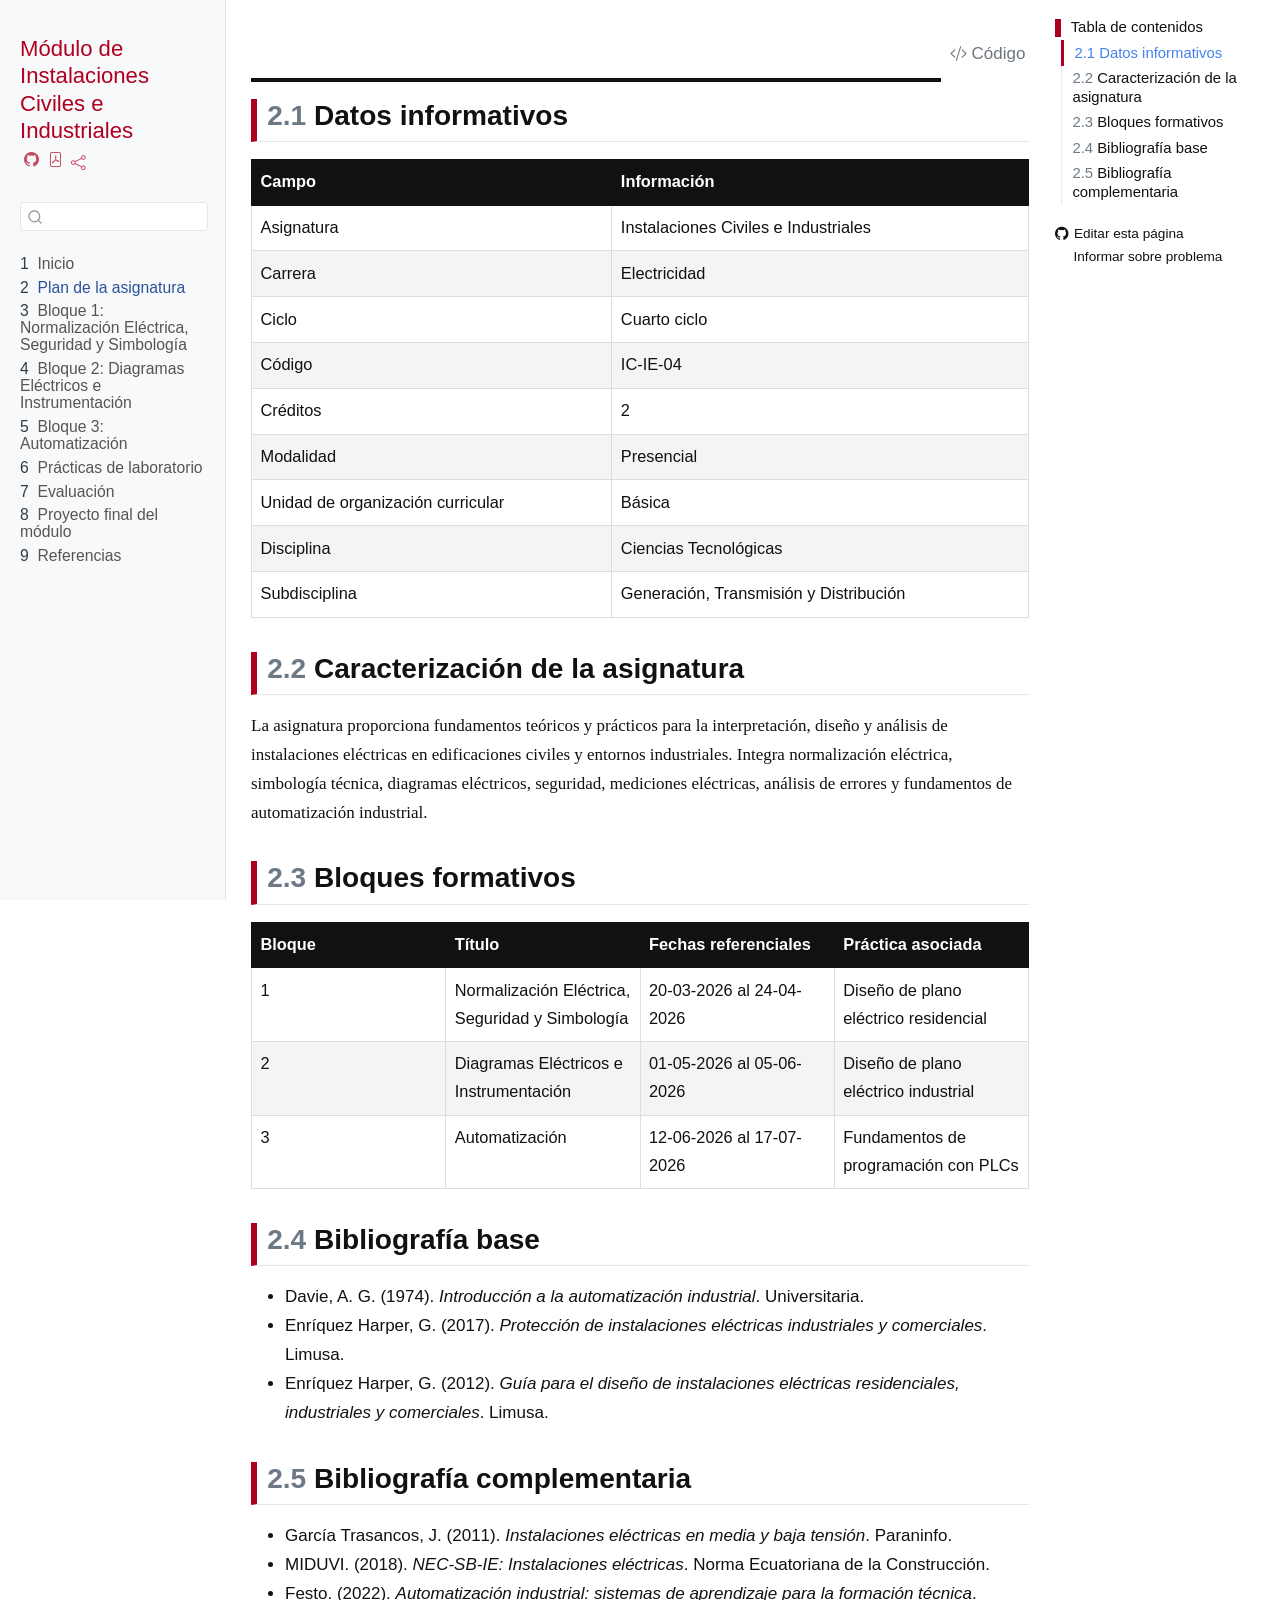
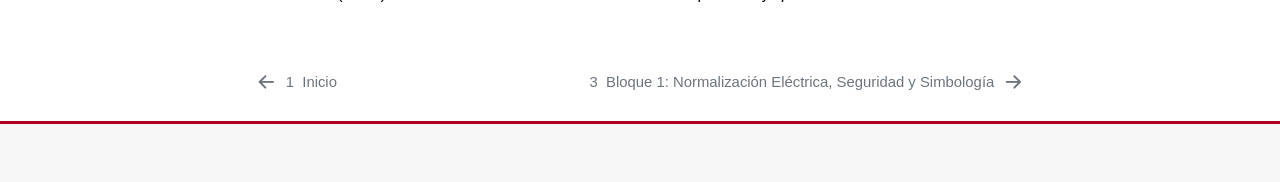
<file: docs/plan_asignatura.html>
<!DOCTYPE html>
<html xmlns="http://www.w3.org/1999/xhtml" lang="es" xml:lang="es"><head>

<meta charset="utf-8">
<meta name="generator" content="quarto-1.9.38">

<meta name="viewport" content="width=device-width, initial-scale=1.0, user-scalable=yes">


<title>2&nbsp; Plan de la asignatura – Módulo de Instalaciones Civiles e Industriales</title>
<style>
/* Default styles provided by pandoc.
** See https://pandoc.org/MANUAL.html#variables-for-html for config info.
*/
code{white-space: pre-wrap;}
span.smallcaps{font-variant: small-caps;}
div.columns{display: flex; gap: min(4vw, 1.5em);}
div.column{flex: auto; overflow-x: auto;}
div.hanging-indent{margin-left: 1.5em; text-indent: -1.5em;}
ul.task-list{list-style: none;}
ul.task-list li input[type="checkbox"] {
  width: 0.8em;
  margin: 0 0.8em 0.2em -1em; /* quarto-specific, see https://github.com/quarto-dev/quarto-cli/issues/4556 */ 
  vertical-align: middle;
}
/* CSS for syntax highlighting */
html { -webkit-text-size-adjust: 100%; }
pre > code.sourceCode { white-space: pre; position: relative; }
pre > code.sourceCode > span { display: inline-block; line-height: 1.25; }
pre > code.sourceCode > span:empty { height: 1.2em; }
.sourceCode { overflow: visible; }
code.sourceCode > span { color: inherit; text-decoration: inherit; }
div.sourceCode { margin: 1em 0; }
pre.sourceCode { margin: 0; }
@media screen {
div.sourceCode { overflow: auto; }
}
@media print {
pre > code.sourceCode { white-space: pre-wrap; }
pre > code.sourceCode > span { text-indent: -5em; padding-left: 5em; }
}
pre.numberSource code
  { counter-reset: source-line 0; }
pre.numberSource code > span
  { position: relative; left: -4em; counter-increment: source-line; }
pre.numberSource code > span > a:first-child::before
  { content: counter(source-line);
    position: relative; left: -1em; text-align: right; vertical-align: baseline;
    border: none; display: inline-block;
    -webkit-touch-callout: none; -webkit-user-select: none;
    -khtml-user-select: none; -moz-user-select: none;
    -ms-user-select: none; user-select: none;
    padding: 0 4px; width: 4em;
  }
pre.numberSource { margin-left: 3em;  padding-left: 4px; }
div.sourceCode
  {   }
@media screen {
pre > code.sourceCode > span > a:first-child::before { text-decoration: underline; }
}
</style>


<script src="site_libs/quarto-nav/quarto-nav.js"></script>
<script src="site_libs/quarto-nav/headroom.min.js"></script>
<script src="site_libs/clipboard/clipboard.min.js"></script>
<script src="site_libs/quarto-search/autocomplete.umd.js"></script>
<script src="site_libs/quarto-search/fuse.min.js"></script>
<script src="site_libs/quarto-search/quarto-search.js"></script>
<meta name="quarto:offset" content="./">
<link href="./bloque_01_normalizacion_seguridad_simbologia.html" rel="next">
<link href="./index.html" rel="prev">
<script src="site_libs/quarto-html/quarto.js" type="module"></script>
<script src="site_libs/quarto-html/tabsets/tabsets.js" type="module"></script>
<script src="site_libs/quarto-html/popper.min.js"></script>
<script src="site_libs/quarto-html/tippy.umd.min.js"></script>
<script src="site_libs/quarto-html/anchor.min.js"></script>
<link href="site_libs/quarto-html/tippy.css" rel="stylesheet">
<link href="site_libs/quarto-html/quarto-syntax-highlighting-15634bcf2e68342d4ad2dfa704d543f6.css" rel="stylesheet" id="quarto-text-highlighting-styles">
<script src="site_libs/bootstrap/bootstrap.min.js"></script>
<link href="site_libs/bootstrap/bootstrap-icons.css" rel="stylesheet">
<link href="site_libs/bootstrap/bootstrap-867d1021bd40c8c68beff7e6093e0f2c.min.css" rel="stylesheet" append-hash="true" id="quarto-bootstrap" data-mode="light">
<script id="quarto-search-options" type="application/json">{
  "location": "sidebar",
  "copy-button": false,
  "collapse-after": 3,
  "panel-placement": "start",
  "type": "textbox",
  "limit": 50,
  "keyboard-shortcut": [
    "f",
    "/",
    "s"
  ],
  "show-item-context": false,
  "language": {
    "search-no-results-text": "No se han encontrado resultados",
    "search-matching-documents-text": "documentos encontrados",
    "search-copy-link-title": "Copiar el enlace en la búsqueda",
    "search-hide-matches-text": "Ocultar resultados adicionales",
    "search-more-match-text": "resultado adicional en este documento",
    "search-more-matches-text": "resultados adicionales en este documento",
    "search-clear-button-title": "Borrar",
    "search-text-placeholder": "",
    "search-detached-cancel-button-title": "Cancelar",
    "search-submit-button-title": "Enviar",
    "search-label": "Buscar"
  }
}</script>
<style>html{ scroll-behavior: smooth; }</style>


<link rel="stylesheet" href="styles.css">
</head>

<body class="nav-sidebar docked quarto-light">

<div id="quarto-search-results"></div>
  <header id="quarto-header" class="headroom fixed-top">
  <nav class="quarto-secondary-nav">
    <div class="container-fluid d-flex">
      <button type="button" class="quarto-btn-toggle btn" data-bs-toggle="collapse" role="button" data-bs-target=".quarto-sidebar-collapse-item" aria-controls="quarto-sidebar" aria-expanded="false" aria-label="Alternar barra lateral" onclick="if (window.quartoToggleHeadroom) { window.quartoToggleHeadroom(); }">
        <i class="bi bi-layout-text-sidebar-reverse"></i>
      </button>
        <nav class="quarto-page-breadcrumbs" aria-label="breadcrumb"><ol class="breadcrumb"><li class="breadcrumb-item"><a href="./plan_asignatura.html"><span class="chapter-number">2</span>&nbsp; <span class="chapter-title">Plan de la asignatura</span></a></li></ol></nav>
        <a class="flex-grow-1" role="navigation" data-bs-toggle="collapse" data-bs-target=".quarto-sidebar-collapse-item" aria-controls="quarto-sidebar" aria-expanded="false" aria-label="Alternar barra lateral" onclick="if (window.quartoToggleHeadroom) { window.quartoToggleHeadroom(); }">      
        </a>
      <button type="button" class="btn quarto-search-button" aria-label="Buscar" onclick="window.quartoOpenSearch();">
        <i class="bi bi-search"></i>
      </button>
    </div>
  </nav>
</header>
<!-- content -->
<div id="quarto-content" class="quarto-container page-columns page-rows-contents page-layout-article">
<!-- sidebar -->
  <nav id="quarto-sidebar" class="sidebar collapse collapse-horizontal quarto-sidebar-collapse-item sidebar-navigation docked overflow-auto">
    <div class="pt-lg-2 mt-2 text-left sidebar-header">
    <div class="sidebar-title mb-0 py-0">
      <a href="./">Módulo de Instalaciones Civiles e Industriales</a> 
        <div class="sidebar-tools-main tools-wide">
    <a href="https://github.com/TU-USUARIO/modulo-instalaciones-civiles-industriales" title="Ejecutar el código" class="quarto-navigation-tool px-1" aria-label="Ejecutar el código"><i class="bi bi-github"></i></a>
    <a href="./Módulo-de-Instalaciones-Civiles-e-Industriales.pdf" title="Descargar PDF" class="quarto-navigation-tool px-1" aria-label="Descargar PDF"><i class="bi bi-file-pdf"></i></a>
    <div class="dropdown">
      <a href="" title="Compartir" id="quarto-navigation-tool-dropdown-0" class="quarto-navigation-tool dropdown-toggle px-1" data-bs-toggle="dropdown" aria-expanded="false" role="link" aria-label="Compartir"><i class="bi bi-share"></i></a>
      <ul class="dropdown-menu" aria-labelledby="quarto-navigation-tool-dropdown-0">
          <li>
            <a class="dropdown-item sidebar-tools-main-item" href="https://twitter.com/intent/tweet?url=|url|">
              <i class="bi bi-twitter pe-1"></i>
            Twitter
            </a>
          </li>
          <li>
            <a class="dropdown-item sidebar-tools-main-item" href="https://www.facebook.com/sharer/sharer.php?u=|url|">
              <i class="bi bi-facebook pe-1"></i>
            Facebook
            </a>
          </li>
          <li>
            <a class="dropdown-item sidebar-tools-main-item" href="https://www.linkedin.com/sharing/share-offsite/?url=|url|">
              <i class="bi bi-linkedin pe-1"></i>
            LinkedIn
            </a>
          </li>
      </ul>
    </div>
</div>
    </div>
      </div>
        <div class="mt-2 flex-shrink-0 align-items-center">
        <div class="sidebar-search">
        <div id="quarto-search" class="" title="Buscar"></div>
        </div>
        </div>
    <div class="sidebar-menu-container"> 
    <ul class="list-unstyled mt-1">
        <li class="sidebar-item">
  <div class="sidebar-item-container"> 
  <a href="./index.html" class="sidebar-item-text sidebar-link">
 <span class="menu-text"><span class="chapter-number">1</span>&nbsp; <span class="chapter-title">Inicio</span></span></a>
  </div>
</li>
        <li class="sidebar-item">
  <div class="sidebar-item-container"> 
  <a href="./plan_asignatura.html" class="sidebar-item-text sidebar-link active">
 <span class="menu-text"><span class="chapter-number">2</span>&nbsp; <span class="chapter-title">Plan de la asignatura</span></span></a>
  </div>
</li>
        <li class="sidebar-item">
  <div class="sidebar-item-container"> 
  <a href="./bloque_01_normalizacion_seguridad_simbologia.html" class="sidebar-item-text sidebar-link">
 <span class="menu-text"><span class="chapter-number">3</span>&nbsp; <span class="chapter-title">Bloque 1: Normalización Eléctrica, Seguridad y Simbología</span></span></a>
  </div>
</li>
        <li class="sidebar-item">
  <div class="sidebar-item-container"> 
  <a href="./bloque_02_diagramas_instrumentacion.html" class="sidebar-item-text sidebar-link">
 <span class="menu-text"><span class="chapter-number">4</span>&nbsp; <span class="chapter-title">Bloque 2: Diagramas Eléctricos e Instrumentación</span></span></a>
  </div>
</li>
        <li class="sidebar-item">
  <div class="sidebar-item-container"> 
  <a href="./bloque_03_automatizacion.html" class="sidebar-item-text sidebar-link">
 <span class="menu-text"><span class="chapter-number">5</span>&nbsp; <span class="chapter-title">Bloque 3: Automatización</span></span></a>
  </div>
</li>
        <li class="sidebar-item">
  <div class="sidebar-item-container"> 
  <a href="./practicas.html" class="sidebar-item-text sidebar-link">
 <span class="menu-text"><span class="chapter-number">6</span>&nbsp; <span class="chapter-title">Prácticas de laboratorio</span></span></a>
  </div>
</li>
        <li class="sidebar-item">
  <div class="sidebar-item-container"> 
  <a href="./evaluacion.html" class="sidebar-item-text sidebar-link">
 <span class="menu-text"><span class="chapter-number">7</span>&nbsp; <span class="chapter-title">Evaluación</span></span></a>
  </div>
</li>
        <li class="sidebar-item">
  <div class="sidebar-item-container"> 
  <a href="./proyecto_final.html" class="sidebar-item-text sidebar-link">
 <span class="menu-text"><span class="chapter-number">8</span>&nbsp; <span class="chapter-title">Proyecto final del módulo</span></span></a>
  </div>
</li>
        <li class="sidebar-item">
  <div class="sidebar-item-container"> 
  <a href="./referencias.html" class="sidebar-item-text sidebar-link">
 <span class="menu-text"><span class="chapter-number">9</span>&nbsp; <span class="chapter-title">Referencias</span></span></a>
  </div>
</li>
    </ul>
    </div>
</nav>
<div id="quarto-sidebar-glass" class="quarto-sidebar-collapse-item" data-bs-toggle="collapse" data-bs-target=".quarto-sidebar-collapse-item"></div>
<!-- margin-sidebar -->
    <div id="quarto-margin-sidebar" class="sidebar margin-sidebar">
        <nav id="TOC" role="doc-toc" class="toc-active">
    <h2 id="toc-title">Tabla de contenidos</h2>
   
  <ul>
  <li><a href="#datos-informativos" id="toc-datos-informativos" class="nav-link active" data-scroll-target="#datos-informativos"><span class="header-section-number">2.1</span> Datos informativos</a></li>
  <li><a href="#caracterización-de-la-asignatura" id="toc-caracterización-de-la-asignatura" class="nav-link" data-scroll-target="#caracterización-de-la-asignatura"><span class="header-section-number">2.2</span> Caracterización de la asignatura</a></li>
  <li><a href="#bloques-formativos" id="toc-bloques-formativos" class="nav-link" data-scroll-target="#bloques-formativos"><span class="header-section-number">2.3</span> Bloques formativos</a></li>
  <li><a href="#bibliografía-base" id="toc-bibliografía-base" class="nav-link" data-scroll-target="#bibliografía-base"><span class="header-section-number">2.4</span> Bibliografía base</a></li>
  <li><a href="#bibliografía-complementaria" id="toc-bibliografía-complementaria" class="nav-link" data-scroll-target="#bibliografía-complementaria"><span class="header-section-number">2.5</span> Bibliografía complementaria</a></li>
  </ul>
<div class="toc-actions"><ul><li><a href="https://github.com/TU-USUARIO/modulo-instalaciones-civiles-industriales/edit/main/plan_asignatura.qmd" class="toc-action"><i class="bi bi-github"></i>Editar esta página</a></li><li><a href="https://github.com/TU-USUARIO/modulo-instalaciones-civiles-industriales/issues/new" class="toc-action"><i class="bi empty"></i>Informar sobre problema</a></li></ul></div></nav>
    </div>
<!-- main -->
<main class="content" id="quarto-document-content">

<header id="title-block-header" class="quarto-title-block default">
<div class="quarto-title">
<div class="quarto-title-block"><div><h1 class="title"><span class="chapter-number">2</span>&nbsp; <span class="chapter-title">Plan de la asignatura</span></h1><button type="button" class="btn code-tools-button" id="quarto-code-tools-source"><i class="bi"></i> Código</button></div></div>
</div>



<div class="quarto-title-meta">

    
  
    
  </div>
  


</header>


<section id="datos-informativos" class="level2" data-number="2.1">
<h2 data-number="2.1" class="anchored" data-anchor-id="datos-informativos"><span class="header-section-number">2.1</span> Datos informativos</h2>
<table class="caption-top table">
<thead>
<tr class="header">
<th>Campo</th>
<th>Información</th>
</tr>
</thead>
<tbody>
<tr class="odd">
<td>Asignatura</td>
<td>Instalaciones Civiles e Industriales</td>
</tr>
<tr class="even">
<td>Carrera</td>
<td>Electricidad</td>
</tr>
<tr class="odd">
<td>Ciclo</td>
<td>Cuarto ciclo</td>
</tr>
<tr class="even">
<td>Código</td>
<td>IC-IE-04</td>
</tr>
<tr class="odd">
<td>Créditos</td>
<td>2</td>
</tr>
<tr class="even">
<td>Modalidad</td>
<td>Presencial</td>
</tr>
<tr class="odd">
<td>Unidad de organización curricular</td>
<td>Básica</td>
</tr>
<tr class="even">
<td>Disciplina</td>
<td>Ciencias Tecnológicas</td>
</tr>
<tr class="odd">
<td>Subdisciplina</td>
<td>Generación, Transmisión y Distribución</td>
</tr>
</tbody>
</table>
</section>
<section id="caracterización-de-la-asignatura" class="level2" data-number="2.2">
<h2 data-number="2.2" class="anchored" data-anchor-id="caracterización-de-la-asignatura"><span class="header-section-number">2.2</span> Caracterización de la asignatura</h2>
<p>La asignatura proporciona fundamentos teóricos y prácticos para la interpretación, diseño y análisis de instalaciones eléctricas en edificaciones civiles y entornos industriales. Integra normalización eléctrica, simbología técnica, diagramas eléctricos, seguridad, mediciones eléctricas, análisis de errores y fundamentos de automatización industrial.</p>
</section>
<section id="bloques-formativos" class="level2" data-number="2.3">
<h2 data-number="2.3" class="anchored" data-anchor-id="bloques-formativos"><span class="header-section-number">2.3</span> Bloques formativos</h2>
<table class="caption-top table">
<colgroup>
<col style="width: 25%">
<col style="width: 25%">
<col style="width: 25%">
<col style="width: 25%">
</colgroup>
<thead>
<tr class="header">
<th>Bloque</th>
<th>Título</th>
<th>Fechas referenciales</th>
<th>Práctica asociada</th>
</tr>
</thead>
<tbody>
<tr class="odd">
<td>1</td>
<td>Normalización Eléctrica, Seguridad y Simbología</td>
<td>20-03-2026 al 24-04-2026</td>
<td>Diseño de plano eléctrico residencial</td>
</tr>
<tr class="even">
<td>2</td>
<td>Diagramas Eléctricos e Instrumentación</td>
<td>01-05-2026 al 05-06-2026</td>
<td>Diseño de plano eléctrico industrial</td>
</tr>
<tr class="odd">
<td>3</td>
<td>Automatización</td>
<td>12-06-2026 al 17-07-2026</td>
<td>Fundamentos de programación con PLCs</td>
</tr>
</tbody>
</table>
</section>
<section id="bibliografía-base" class="level2" data-number="2.4">
<h2 data-number="2.4" class="anchored" data-anchor-id="bibliografía-base"><span class="header-section-number">2.4</span> Bibliografía base</h2>
<ul>
<li>Davie, A. G. (1974). <em>Introducción a la automatización industrial</em>. Universitaria.</li>
<li>Enríquez Harper, G. (2017). <em>Protección de instalaciones eléctricas industriales y comerciales</em>. Limusa.</li>
<li>Enríquez Harper, G. (2012). <em>Guía para el diseño de instalaciones eléctricas residenciales, industriales y comerciales</em>. Limusa.</li>
</ul>
</section>
<section id="bibliografía-complementaria" class="level2" data-number="2.5">
<h2 data-number="2.5" class="anchored" data-anchor-id="bibliografía-complementaria"><span class="header-section-number">2.5</span> Bibliografía complementaria</h2>
<ul>
<li>García Trasancos, J. (2011). <em>Instalaciones eléctricas en media y baja tensión</em>. Paraninfo.</li>
<li>MIDUVI. (2018). <em>NEC-SB-IE: Instalaciones eléctricas</em>. Norma Ecuatoriana de la Construcción.</li>
<li>Festo. (2022). <em>Automatización industrial: sistemas de aprendizaje para la formación técnica</em>.</li>
</ul>


<!-- -->

</section>

</main> <!-- /main -->
<script id="quarto-html-after-body" type="application/javascript">
  window.document.addEventListener("DOMContentLoaded", function (event) {
    const icon = "";
    const anchorJS = new window.AnchorJS();
    anchorJS.options = {
      placement: 'right',
      icon: icon
    };
    anchorJS.add('.anchored');
    const isCodeAnnotation = (el) => {
      for (const clz of el.classList) {
        if (clz.startsWith('code-annotation-')) {                     
          return true;
        }
      }
      return false;
    }
    const onCopySuccess = function(e) {
      // button target
      const button = e.trigger;
      // don't keep focus
      button.blur();
      // flash "checked"
      button.classList.add('code-copy-button-checked');
      var currentTitle = button.getAttribute("title");
      button.setAttribute("title", "Copiado");
      let tooltip;
      if (window.bootstrap) {
        button.setAttribute("data-bs-toggle", "tooltip");
        button.setAttribute("data-bs-placement", "left");
        button.setAttribute("data-bs-title", "Copiado");
        tooltip = new bootstrap.Tooltip(button, 
          { trigger: "manual", 
            customClass: "code-copy-button-tooltip",
            offset: [0, -8]});
        tooltip.show();    
      }
      setTimeout(function() {
        if (tooltip) {
          tooltip.hide();
          button.removeAttribute("data-bs-title");
          button.removeAttribute("data-bs-toggle");
          button.removeAttribute("data-bs-placement");
        }
        button.setAttribute("title", currentTitle);
        button.classList.remove('code-copy-button-checked');
      }, 1000);
      // clear code selection
      e.clearSelection();
    }
    const getTextToCopy = function(trigger) {
      const outerScaffold = trigger.parentElement.cloneNode(true);
      const codeEl = outerScaffold.querySelector('code');
      for (const childEl of codeEl.children) {
        if (isCodeAnnotation(childEl)) {
          childEl.remove();
        }
      }
      return codeEl.innerText;
    }
    const clipboard = new window.ClipboardJS('.code-copy-button:not([data-in-quarto-modal])', {
      text: getTextToCopy
    });
    clipboard.on('success', onCopySuccess);
    if (window.document.getElementById('quarto-embedded-source-code-modal')) {
      const clipboardModal = new window.ClipboardJS('.code-copy-button[data-in-quarto-modal]', {
        text: getTextToCopy,
        container: window.document.getElementById('quarto-embedded-source-code-modal')
      });
      clipboardModal.on('success', onCopySuccess);
    }
    const viewSource = window.document.getElementById('quarto-view-source') ||
                       window.document.getElementById('quarto-code-tools-source');
    if (viewSource) {
      const sourceUrl = viewSource.getAttribute("data-quarto-source-url");
      viewSource.addEventListener("click", function(e) {
        if (sourceUrl) {
          // rstudio viewer pane
          if (/\bcapabilities=\b/.test(window.location)) {
            window.open(sourceUrl);
          } else {
            window.location.href = sourceUrl;
          }
        } else {
          const modal = new bootstrap.Modal(document.getElementById('quarto-embedded-source-code-modal'));
          modal.show();
        }
        return false;
      });
    }
    function toggleCodeHandler(show) {
      return function(e) {
        const detailsSrc = window.document.querySelectorAll(".cell > details > .sourceCode");
        for (let i=0; i<detailsSrc.length; i++) {
          const details = detailsSrc[i].parentElement;
          if (show) {
            details.open = true;
          } else {
            details.removeAttribute("open");
          }
        }
        const cellCodeDivs = window.document.querySelectorAll(".cell > .sourceCode");
        const fromCls = show ? "hidden" : "unhidden";
        const toCls = show ? "unhidden" : "hidden";
        for (let i=0; i<cellCodeDivs.length; i++) {
          const codeDiv = cellCodeDivs[i];
          if (codeDiv.classList.contains(fromCls)) {
            codeDiv.classList.remove(fromCls);
            codeDiv.classList.add(toCls);
          } 
        }
        return false;
      }
    }
    const hideAllCode = window.document.getElementById("quarto-hide-all-code");
    if (hideAllCode) {
      hideAllCode.addEventListener("click", toggleCodeHandler(false));
    }
    const showAllCode = window.document.getElementById("quarto-show-all-code");
    if (showAllCode) {
      showAllCode.addEventListener("click", toggleCodeHandler(true));
    }
      var localhostRegex = new RegExp(/^(?:http|https):\/\/localhost\:?[0-9]*\//);
      var mailtoRegex = new RegExp(/^mailto:/);
        var filterRegex = new RegExp("https:\/\/TU-USUARIO\.github\.io\/modulo-instalaciones-civiles-industriales\/");
      var isInternal = (href) => {
          return filterRegex.test(href) || localhostRegex.test(href) || mailtoRegex.test(href);
      }
      // Inspect non-navigation links and adorn them if external
     var links = window.document.querySelectorAll('a[href]:not(.nav-link):not(.navbar-brand):not(.toc-action):not(.sidebar-link):not(.sidebar-item-toggle):not(.pagination-link):not(.no-external):not([aria-hidden]):not(.dropdown-item):not(.quarto-navigation-tool):not(.about-link)');
      for (var i=0; i<links.length; i++) {
        const link = links[i];
        if (!isInternal(link.href)) {
          // undo the damage that might have been done by quarto-nav.js in the case of
          // links that we want to consider external
          if (link.dataset.originalHref !== undefined) {
            link.href = link.dataset.originalHref;
          }
        }
      }
    function tippyHover(el, contentFn, onTriggerFn, onUntriggerFn) {
      const config = {
        allowHTML: true,
        maxWidth: 500,
        delay: 100,
        arrow: false,
        appendTo: function(el) {
            return el.parentElement;
        },
        interactive: true,
        interactiveBorder: 10,
        theme: 'quarto',
        placement: 'bottom-start',
      };
      if (contentFn) {
        config.content = contentFn;
      }
      if (onTriggerFn) {
        config.onTrigger = onTriggerFn;
      }
      if (onUntriggerFn) {
        config.onUntrigger = onUntriggerFn;
      }
      window.tippy(el, config); 
    }
    const noterefs = window.document.querySelectorAll('a[role="doc-noteref"]');
    for (var i=0; i<noterefs.length; i++) {
      const ref = noterefs[i];
      tippyHover(ref, function() {
        // use id or data attribute instead here
        let href = ref.getAttribute('data-footnote-href') || ref.getAttribute('href');
        try { href = new URL(href).hash; } catch {}
        const id = href.replace(/^#\/?/, "");
        const note = window.document.getElementById(id);
        if (note) {
          return note.innerHTML;
        } else {
          return "";
        }
      });
    }
    const xrefs = window.document.querySelectorAll('a.quarto-xref');
    const processXRef = (id, note) => {
      // Strip column container classes
      const stripColumnClz = (el) => {
        el.classList.remove("page-full", "page-columns");
        if (el.children) {
          for (const child of el.children) {
            stripColumnClz(child);
          }
        }
      }
      stripColumnClz(note)
      if (id === null || id.startsWith('sec-')) {
        // Special case sections, only their first couple elements
        const container = document.createElement("div");
        if (note.children && note.children.length > 2) {
          container.appendChild(note.children[0].cloneNode(true));
          for (let i = 1; i < note.children.length; i++) {
            const child = note.children[i];
            if (child.tagName === "P" && child.innerText === "") {
              continue;
            } else {
              container.appendChild(child.cloneNode(true));
              break;
            }
          }
          if (window.Quarto?.typesetMath) {
            window.Quarto.typesetMath(container);
          }
          return container.innerHTML
        } else {
          if (window.Quarto?.typesetMath) {
            window.Quarto.typesetMath(note);
          }
          return note.innerHTML;
        }
      } else {
        // Remove any anchor links if they are present
        const anchorLink = note.querySelector('a.anchorjs-link');
        if (anchorLink) {
          anchorLink.remove();
        }
        if (window.Quarto?.typesetMath) {
          window.Quarto.typesetMath(note);
        }
        if (note.classList.contains("callout")) {
          return note.outerHTML;
        } else {
          return note.innerHTML;
        }
      }
    }
    for (var i=0; i<xrefs.length; i++) {
      const xref = xrefs[i];
      tippyHover(xref, undefined, function(instance) {
        instance.disable();
        let url = xref.getAttribute('href');
        let hash = undefined; 
        if (url.startsWith('#')) {
          hash = url;
        } else {
          try { hash = new URL(url).hash; } catch {}
        }
        if (hash) {
          const id = hash.replace(/^#\/?/, "");
          const note = window.document.getElementById(id);
          if (note !== null) {
            try {
              const html = processXRef(id, note.cloneNode(true));
              instance.setContent(html);
            } finally {
              instance.enable();
              instance.show();
            }
          } else {
            // See if we can fetch this
            fetch(url.split('#')[0])
            .then(res => res.text())
            .then(html => {
              const parser = new DOMParser();
              const htmlDoc = parser.parseFromString(html, "text/html");
              const note = htmlDoc.getElementById(id);
              if (note !== null) {
                const html = processXRef(id, note);
                instance.setContent(html);
              } 
            }).finally(() => {
              instance.enable();
              instance.show();
            });
          }
        } else {
          // See if we can fetch a full url (with no hash to target)
          // This is a special case and we should probably do some content thinning / targeting
          fetch(url)
          .then(res => res.text())
          .then(html => {
            const parser = new DOMParser();
            const htmlDoc = parser.parseFromString(html, "text/html");
            const note = htmlDoc.querySelector('main.content');
            if (note !== null) {
              // This should only happen for chapter cross references
              // (since there is no id in the URL)
              // remove the first header
              if (note.children.length > 0 && note.children[0].tagName === "HEADER") {
                note.children[0].remove();
              }
              const html = processXRef(null, note);
              instance.setContent(html);
            } 
          }).finally(() => {
            instance.enable();
            instance.show();
          });
        }
      }, function(instance) {
      });
    }
        let selectedAnnoteEl;
        const selectorForAnnotation = ( cell, annotation) => {
          let cellAttr = 'data-code-cell="' + cell + '"';
          let lineAttr = 'data-code-annotation="' +  annotation + '"';
          const selector = 'span[' + cellAttr + '][' + lineAttr + ']';
          return selector;
        }
        const selectCodeLines = (annoteEl) => {
          const doc = window.document;
          const targetCell = annoteEl.getAttribute("data-target-cell");
          const targetAnnotation = annoteEl.getAttribute("data-target-annotation");
          const annoteSpan = window.document.querySelector(selectorForAnnotation(targetCell, targetAnnotation));
          const lines = annoteSpan.getAttribute("data-code-lines").split(",");
          const lineIds = lines.map((line) => {
            return targetCell + "-" + line;
          })
          let top = null;
          let height = null;
          let parent = null;
          if (lineIds.length > 0) {
              //compute the position of the single el (top and bottom and make a div)
              const el = window.document.getElementById(lineIds[0]);
              top = el.offsetTop;
              height = el.offsetHeight;
              parent = el.parentElement.parentElement;
            if (lineIds.length > 1) {
              const lastEl = window.document.getElementById(lineIds[lineIds.length - 1]);
              const bottom = lastEl.offsetTop + lastEl.offsetHeight;
              height = bottom - top;
            }
            if (top !== null && height !== null && parent !== null) {
              // cook up a div (if necessary) and position it 
              let div = window.document.getElementById("code-annotation-line-highlight");
              if (div === null) {
                div = window.document.createElement("div");
                div.setAttribute("id", "code-annotation-line-highlight");
                div.style.position = 'absolute';
                parent.appendChild(div);
              }
              div.style.top = top - 2 + "px";
              div.style.height = height + 4 + "px";
              div.style.left = 0;
              let gutterDiv = window.document.getElementById("code-annotation-line-highlight-gutter");
              if (gutterDiv === null) {
                gutterDiv = window.document.createElement("div");
                gutterDiv.setAttribute("id", "code-annotation-line-highlight-gutter");
                gutterDiv.style.position = 'absolute';
                const codeCell = window.document.getElementById(targetCell);
                const gutter = codeCell.querySelector('.code-annotation-gutter');
                gutter.appendChild(gutterDiv);
              }
              gutterDiv.style.top = top - 2 + "px";
              gutterDiv.style.height = height + 4 + "px";
            }
            selectedAnnoteEl = annoteEl;
          }
        };
        const unselectCodeLines = () => {
          const elementsIds = ["code-annotation-line-highlight", "code-annotation-line-highlight-gutter"];
          elementsIds.forEach((elId) => {
            const div = window.document.getElementById(elId);
            if (div) {
              div.remove();
            }
          });
          selectedAnnoteEl = undefined;
        };
          // Handle positioning of the toggle
      window.addEventListener(
        "resize",
        throttle(() => {
          elRect = undefined;
          if (selectedAnnoteEl) {
            selectCodeLines(selectedAnnoteEl);
          }
        }, 10)
      );
      function throttle(fn, ms) {
      let throttle = false;
      let timer;
        return (...args) => {
          if(!throttle) { // first call gets through
              fn.apply(this, args);
              throttle = true;
          } else { // all the others get throttled
              if(timer) clearTimeout(timer); // cancel #2
              timer = setTimeout(() => {
                fn.apply(this, args);
                timer = throttle = false;
              }, ms);
          }
        };
      }
        // Attach click handler to the DT
        const annoteDls = window.document.querySelectorAll('dt[data-target-cell]');
        for (const annoteDlNode of annoteDls) {
          annoteDlNode.addEventListener('click', (event) => {
            const clickedEl = event.target;
            if (clickedEl !== selectedAnnoteEl) {
              unselectCodeLines();
              const activeEl = window.document.querySelector('dt[data-target-cell].code-annotation-active');
              if (activeEl) {
                activeEl.classList.remove('code-annotation-active');
              }
              selectCodeLines(clickedEl);
              clickedEl.classList.add('code-annotation-active');
            } else {
              // Unselect the line
              unselectCodeLines();
              clickedEl.classList.remove('code-annotation-active');
            }
          });
        }
    const findCites = (el) => {
      const parentEl = el.parentElement;
      if (parentEl) {
        const cites = parentEl.dataset.cites;
        if (cites) {
          return {
            el,
            cites: cites.split(' ')
          };
        } else {
          return findCites(el.parentElement)
        }
      } else {
        return undefined;
      }
    };
    var bibliorefs = window.document.querySelectorAll('a[role="doc-biblioref"]');
    for (var i=0; i<bibliorefs.length; i++) {
      const ref = bibliorefs[i];
      const citeInfo = findCites(ref);
      if (citeInfo) {
        tippyHover(citeInfo.el, function() {
          var popup = window.document.createElement('div');
          citeInfo.cites.forEach(function(cite) {
            var citeDiv = window.document.createElement('div');
            citeDiv.classList.add('hanging-indent');
            citeDiv.classList.add('csl-entry');
            var biblioDiv = window.document.getElementById('ref-' + cite);
            if (biblioDiv) {
              citeDiv.innerHTML = biblioDiv.innerHTML;
            }
            popup.appendChild(citeDiv);
          });
          return popup.innerHTML;
        });
      }
    }
  });
  </script>
<nav class="page-navigation">
  <div class="nav-page nav-page-previous">
      <a href="./index.html" class="pagination-link" aria-label="Inicio">
        <i class="bi bi-arrow-left-short"></i> <span class="nav-page-text"><span class="chapter-number">1</span>&nbsp; <span class="chapter-title">Inicio</span></span>
      </a>          
  </div>
  <div class="nav-page nav-page-next">
      <a href="./bloque_01_normalizacion_seguridad_simbologia.html" class="pagination-link" aria-label="Bloque 1: Normalización Eléctrica, Seguridad y Simbología">
        <span class="nav-page-text"><span class="chapter-number">3</span>&nbsp; <span class="chapter-title">Bloque 1: Normalización Eléctrica, Seguridad y Simbología</span></span> <i class="bi bi-arrow-right-short"></i>
      </a>
  </div>
</nav><div class="modal fade" id="quarto-embedded-source-code-modal" tabindex="-1" aria-labelledby="quarto-embedded-source-code-modal-label" aria-hidden="true"><div class="modal-dialog modal-dialog-scrollable"><div class="modal-content"><div class="modal-header"><h5 class="modal-title" id="quarto-embedded-source-code-modal-label">Ejecutar el código</h5><button class="btn-close" data-bs-dismiss="modal"></button></div><div class="modal-body"><div class="">
<div class="code-copy-outer-scaffold"><div class="sourceCode" id="cb1" data-shortcodes="false"><pre class="sourceCode markdown code-with-copy"><code class="sourceCode markdown"><span id="cb1-1"><a href="#cb1-1" aria-hidden="true" tabindex="-1"></a><span class="fu"># Plan de la asignatura</span></span>
<span id="cb1-2"><a href="#cb1-2" aria-hidden="true" tabindex="-1"></a></span>
<span id="cb1-3"><a href="#cb1-3" aria-hidden="true" tabindex="-1"></a><span class="fu">## Datos informativos</span></span>
<span id="cb1-4"><a href="#cb1-4" aria-hidden="true" tabindex="-1"></a></span>
<span id="cb1-5"><a href="#cb1-5" aria-hidden="true" tabindex="-1"></a><span class="pp">|</span> Campo <span class="pp">|</span> Información <span class="pp">|</span></span>
<span id="cb1-6"><a href="#cb1-6" aria-hidden="true" tabindex="-1"></a><span class="pp">|---|---|</span></span>
<span id="cb1-7"><a href="#cb1-7" aria-hidden="true" tabindex="-1"></a><span class="pp">|</span> Asignatura <span class="pp">|</span> Instalaciones Civiles e Industriales <span class="pp">|</span></span>
<span id="cb1-8"><a href="#cb1-8" aria-hidden="true" tabindex="-1"></a><span class="pp">|</span> Carrera <span class="pp">|</span> Electricidad <span class="pp">|</span></span>
<span id="cb1-9"><a href="#cb1-9" aria-hidden="true" tabindex="-1"></a><span class="pp">|</span> Ciclo <span class="pp">|</span> Cuarto ciclo <span class="pp">|</span></span>
<span id="cb1-10"><a href="#cb1-10" aria-hidden="true" tabindex="-1"></a><span class="pp">|</span> Código <span class="pp">|</span> IC-IE-04 <span class="pp">|</span></span>
<span id="cb1-11"><a href="#cb1-11" aria-hidden="true" tabindex="-1"></a><span class="pp">|</span> Créditos <span class="pp">|</span> 2 <span class="pp">|</span></span>
<span id="cb1-12"><a href="#cb1-12" aria-hidden="true" tabindex="-1"></a><span class="pp">|</span> Modalidad <span class="pp">|</span> Presencial <span class="pp">|</span></span>
<span id="cb1-13"><a href="#cb1-13" aria-hidden="true" tabindex="-1"></a><span class="pp">|</span> Unidad de organización curricular <span class="pp">|</span> Básica <span class="pp">|</span></span>
<span id="cb1-14"><a href="#cb1-14" aria-hidden="true" tabindex="-1"></a><span class="pp">|</span> Disciplina <span class="pp">|</span> Ciencias Tecnológicas <span class="pp">|</span></span>
<span id="cb1-15"><a href="#cb1-15" aria-hidden="true" tabindex="-1"></a><span class="pp">|</span> Subdisciplina <span class="pp">|</span> Generación, Transmisión y Distribución <span class="pp">|</span></span>
<span id="cb1-16"><a href="#cb1-16" aria-hidden="true" tabindex="-1"></a></span>
<span id="cb1-17"><a href="#cb1-17" aria-hidden="true" tabindex="-1"></a><span class="fu">## Caracterización de la asignatura</span></span>
<span id="cb1-18"><a href="#cb1-18" aria-hidden="true" tabindex="-1"></a></span>
<span id="cb1-19"><a href="#cb1-19" aria-hidden="true" tabindex="-1"></a>La asignatura proporciona fundamentos teóricos y prácticos para la interpretación, diseño y análisis de instalaciones eléctricas en edificaciones civiles y entornos industriales. Integra normalización eléctrica, simbología técnica, diagramas eléctricos, seguridad, mediciones eléctricas, análisis de errores y fundamentos de automatización industrial.</span>
<span id="cb1-20"><a href="#cb1-20" aria-hidden="true" tabindex="-1"></a></span>
<span id="cb1-21"><a href="#cb1-21" aria-hidden="true" tabindex="-1"></a><span class="fu">## Bloques formativos</span></span>
<span id="cb1-22"><a href="#cb1-22" aria-hidden="true" tabindex="-1"></a></span>
<span id="cb1-23"><a href="#cb1-23" aria-hidden="true" tabindex="-1"></a><span class="pp">|</span> Bloque <span class="pp">|</span> Título <span class="pp">|</span> Fechas referenciales <span class="pp">|</span> Práctica asociada <span class="pp">|</span></span>
<span id="cb1-24"><a href="#cb1-24" aria-hidden="true" tabindex="-1"></a><span class="pp">|---|---|---|---|</span></span>
<span id="cb1-25"><a href="#cb1-25" aria-hidden="true" tabindex="-1"></a><span class="pp">|</span> 1 <span class="pp">|</span> Normalización Eléctrica, Seguridad y Simbología <span class="pp">|</span> 20-03-2026 al 24-04-2026 <span class="pp">|</span> Diseño de plano eléctrico residencial <span class="pp">|</span></span>
<span id="cb1-26"><a href="#cb1-26" aria-hidden="true" tabindex="-1"></a><span class="pp">|</span> 2 <span class="pp">|</span> Diagramas Eléctricos e Instrumentación <span class="pp">|</span> 01-05-2026 al 05-06-2026 <span class="pp">|</span> Diseño de plano eléctrico industrial <span class="pp">|</span></span>
<span id="cb1-27"><a href="#cb1-27" aria-hidden="true" tabindex="-1"></a><span class="pp">|</span> 3 <span class="pp">|</span> Automatización <span class="pp">|</span> 12-06-2026 al 17-07-2026 <span class="pp">|</span> Fundamentos de programación con PLCs <span class="pp">|</span></span>
<span id="cb1-28"><a href="#cb1-28" aria-hidden="true" tabindex="-1"></a></span>
<span id="cb1-29"><a href="#cb1-29" aria-hidden="true" tabindex="-1"></a><span class="fu">## Bibliografía base</span></span>
<span id="cb1-30"><a href="#cb1-30" aria-hidden="true" tabindex="-1"></a></span>
<span id="cb1-31"><a href="#cb1-31" aria-hidden="true" tabindex="-1"></a><span class="ss">- </span>Davie, A. G. (1974). *Introducción a la automatización industrial*. Universitaria.</span>
<span id="cb1-32"><a href="#cb1-32" aria-hidden="true" tabindex="-1"></a><span class="ss">- </span>Enríquez Harper, G. (2017). *Protección de instalaciones eléctricas industriales y comerciales*. Limusa.</span>
<span id="cb1-33"><a href="#cb1-33" aria-hidden="true" tabindex="-1"></a><span class="ss">- </span>Enríquez Harper, G. (2012). *Guía para el diseño de instalaciones eléctricas residenciales, industriales y comerciales*. Limusa.</span>
<span id="cb1-34"><a href="#cb1-34" aria-hidden="true" tabindex="-1"></a></span>
<span id="cb1-35"><a href="#cb1-35" aria-hidden="true" tabindex="-1"></a><span class="fu">## Bibliografía complementaria</span></span>
<span id="cb1-36"><a href="#cb1-36" aria-hidden="true" tabindex="-1"></a></span>
<span id="cb1-37"><a href="#cb1-37" aria-hidden="true" tabindex="-1"></a><span class="ss">- </span>García Trasancos, J. (2011). *Instalaciones eléctricas en media y baja tensión*. Paraninfo.</span>
<span id="cb1-38"><a href="#cb1-38" aria-hidden="true" tabindex="-1"></a><span class="ss">- </span>MIDUVI. (2018). *NEC-SB-IE: Instalaciones eléctricas*. Norma Ecuatoriana de la Construcción.</span>
<span id="cb1-39"><a href="#cb1-39" aria-hidden="true" tabindex="-1"></a><span class="ss">- </span>Festo. (2022). *Automatización industrial: sistemas de aprendizaje para la formación técnica*.</span></code></pre></div><button title="Copiar al portapapeles" class="code-copy-button" data-in-quarto-modal=""><i class="bi"></i></button></div>
</div></div></div></div></div>
</div> <!-- /content -->




<footer class="footer"><div class="nav-footer"><div class="nav-footer-center"><div class="toc-actions d-sm-block d-md-none"><ul><li><a href="https://github.com/TU-USUARIO/modulo-instalaciones-civiles-industriales/edit/main/plan_asignatura.qmd" class="toc-action"><i class="bi bi-github"></i>Editar esta página</a></li><li><a href="https://github.com/TU-USUARIO/modulo-instalaciones-civiles-industriales/issues/new" class="toc-action"><i class="bi empty"></i>Informar sobre problema</a></li></ul></div></div></div></footer><script src="site_libs/quarto-html/zenscroll-min.js"></script>
</body></html>
</file>
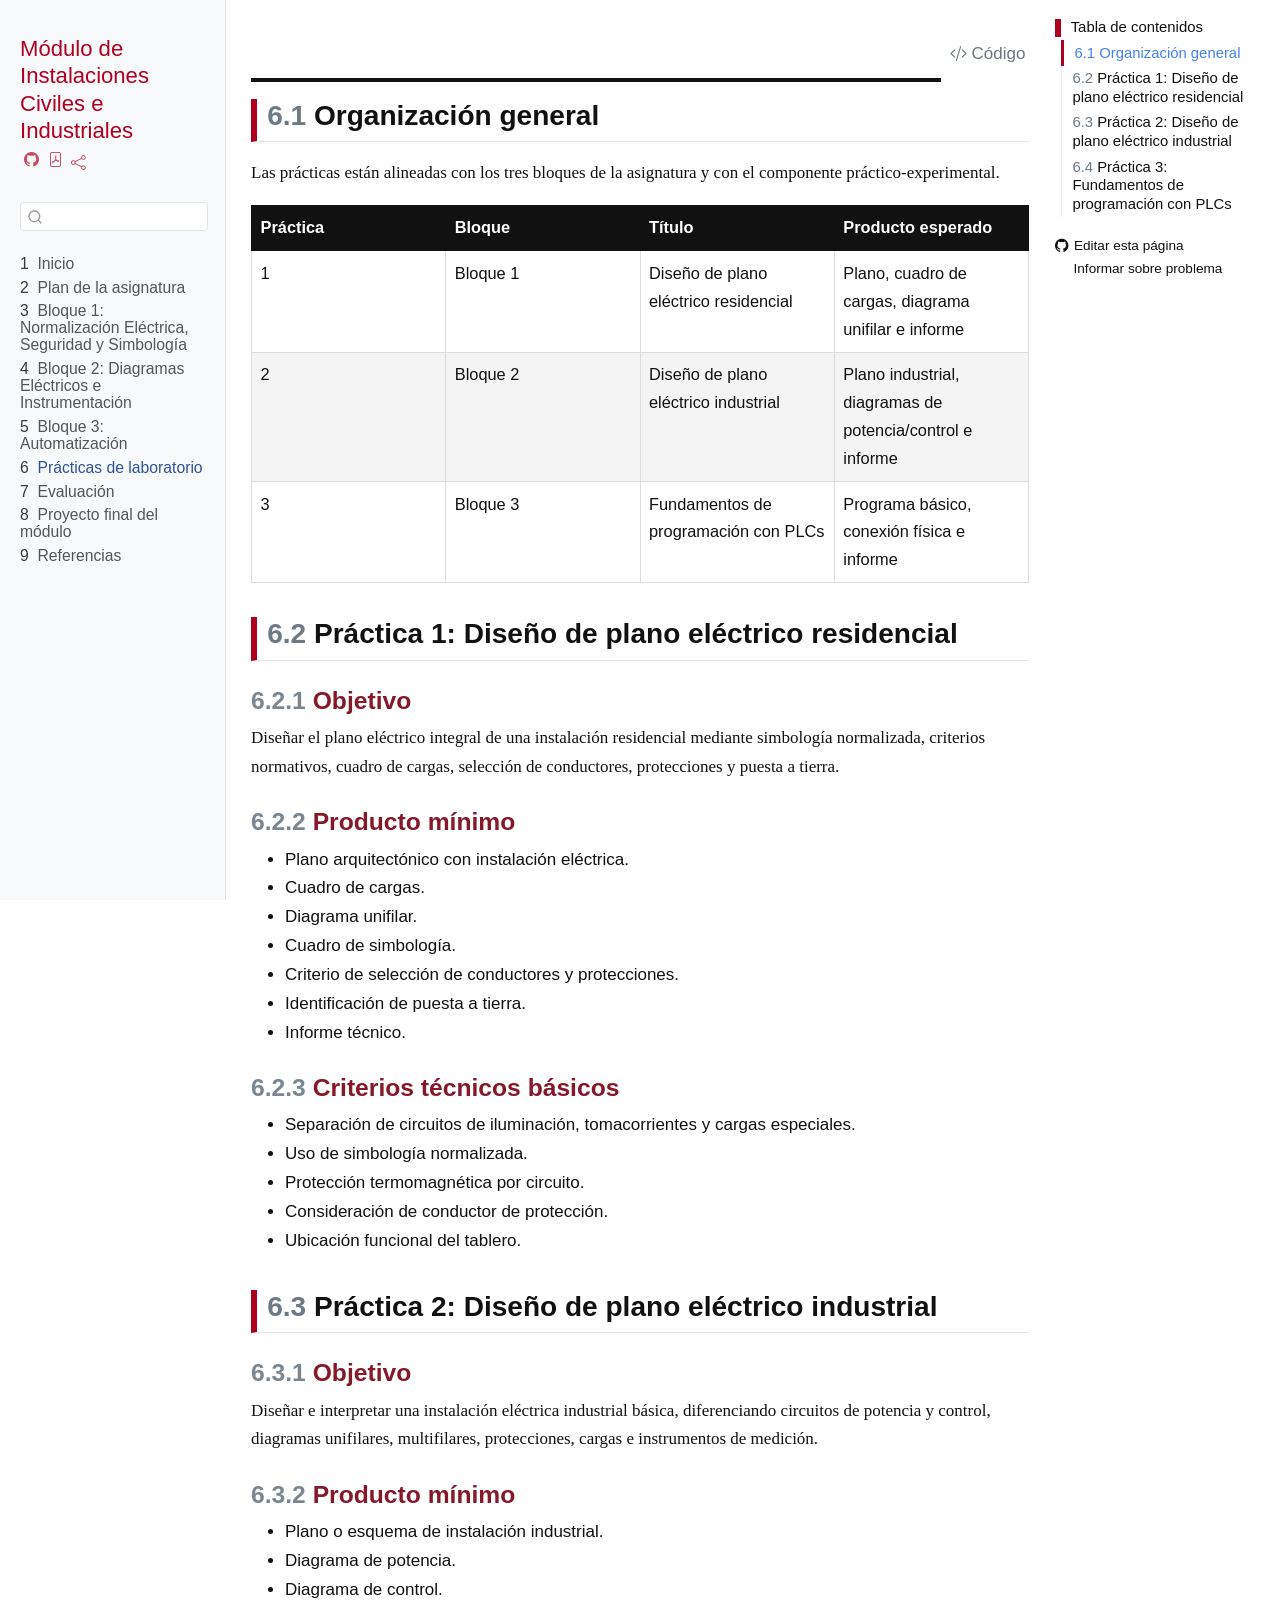
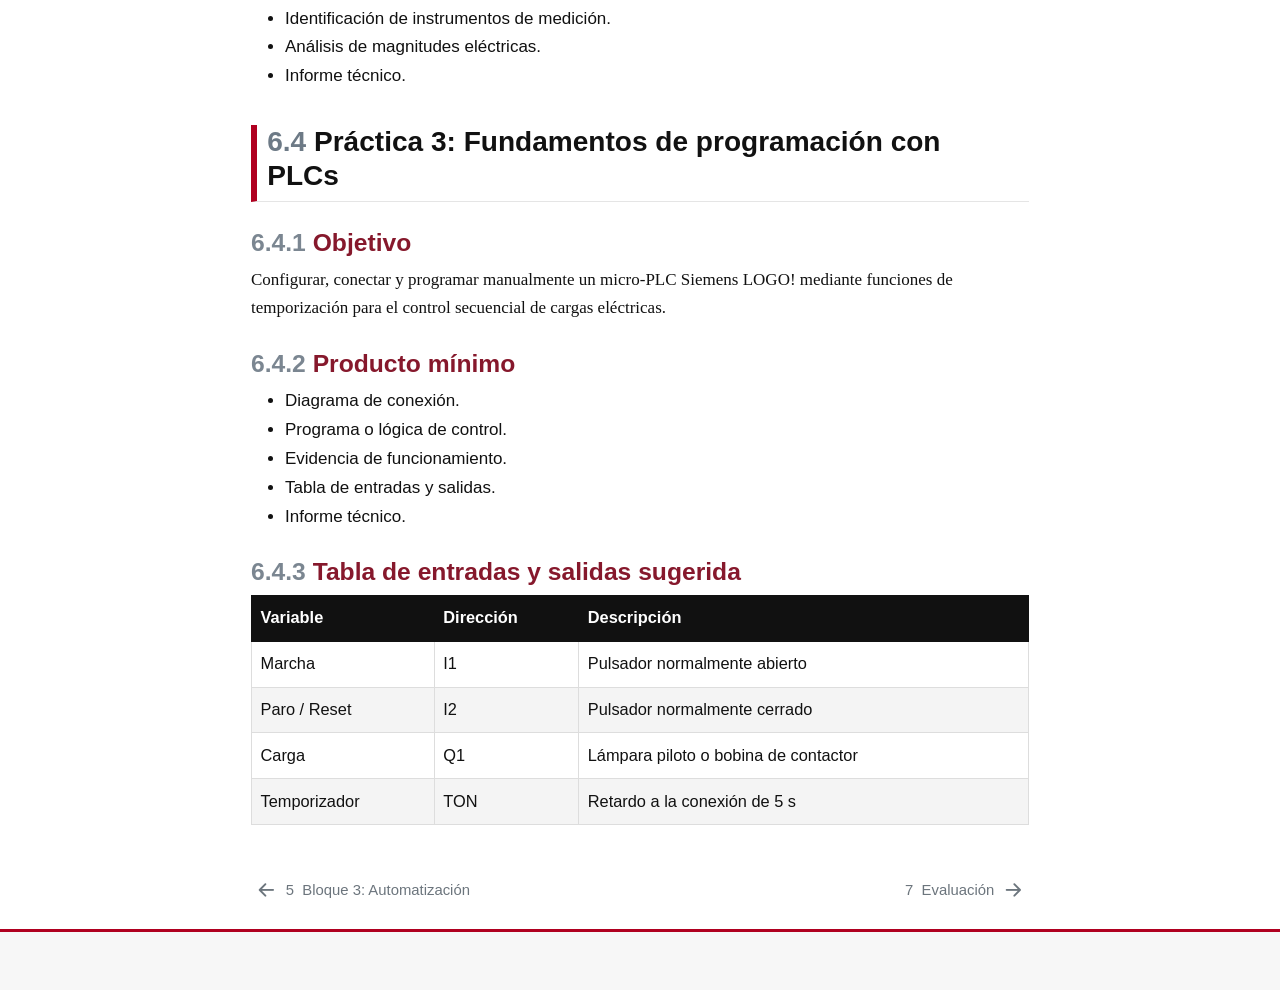
<file: docs/practicas.html>
<!DOCTYPE html>
<html xmlns="http://www.w3.org/1999/xhtml" lang="es" xml:lang="es"><head>

<meta charset="utf-8">
<meta name="generator" content="quarto-1.9.38">

<meta name="viewport" content="width=device-width, initial-scale=1.0, user-scalable=yes">


<title>6&nbsp; Prácticas de laboratorio – Módulo de Instalaciones Civiles e Industriales</title>
<style>
/* Default styles provided by pandoc.
** See https://pandoc.org/MANUAL.html#variables-for-html for config info.
*/
code{white-space: pre-wrap;}
span.smallcaps{font-variant: small-caps;}
div.columns{display: flex; gap: min(4vw, 1.5em);}
div.column{flex: auto; overflow-x: auto;}
div.hanging-indent{margin-left: 1.5em; text-indent: -1.5em;}
ul.task-list{list-style: none;}
ul.task-list li input[type="checkbox"] {
  width: 0.8em;
  margin: 0 0.8em 0.2em -1em; /* quarto-specific, see https://github.com/quarto-dev/quarto-cli/issues/4556 */ 
  vertical-align: middle;
}
/* CSS for syntax highlighting */
html { -webkit-text-size-adjust: 100%; }
pre > code.sourceCode { white-space: pre; position: relative; }
pre > code.sourceCode > span { display: inline-block; line-height: 1.25; }
pre > code.sourceCode > span:empty { height: 1.2em; }
.sourceCode { overflow: visible; }
code.sourceCode > span { color: inherit; text-decoration: inherit; }
div.sourceCode { margin: 1em 0; }
pre.sourceCode { margin: 0; }
@media screen {
div.sourceCode { overflow: auto; }
}
@media print {
pre > code.sourceCode { white-space: pre-wrap; }
pre > code.sourceCode > span { text-indent: -5em; padding-left: 5em; }
}
pre.numberSource code
  { counter-reset: source-line 0; }
pre.numberSource code > span
  { position: relative; left: -4em; counter-increment: source-line; }
pre.numberSource code > span > a:first-child::before
  { content: counter(source-line);
    position: relative; left: -1em; text-align: right; vertical-align: baseline;
    border: none; display: inline-block;
    -webkit-touch-callout: none; -webkit-user-select: none;
    -khtml-user-select: none; -moz-user-select: none;
    -ms-user-select: none; user-select: none;
    padding: 0 4px; width: 4em;
  }
pre.numberSource { margin-left: 3em;  padding-left: 4px; }
div.sourceCode
  {   }
@media screen {
pre > code.sourceCode > span > a:first-child::before { text-decoration: underline; }
}
</style>


<script src="site_libs/quarto-nav/quarto-nav.js"></script>
<script src="site_libs/quarto-nav/headroom.min.js"></script>
<script src="site_libs/clipboard/clipboard.min.js"></script>
<script src="site_libs/quarto-search/autocomplete.umd.js"></script>
<script src="site_libs/quarto-search/fuse.min.js"></script>
<script src="site_libs/quarto-search/quarto-search.js"></script>
<meta name="quarto:offset" content="./">
<link href="./evaluacion.html" rel="next">
<link href="./bloque_03_automatizacion.html" rel="prev">
<script src="site_libs/quarto-html/quarto.js" type="module"></script>
<script src="site_libs/quarto-html/tabsets/tabsets.js" type="module"></script>
<script src="site_libs/quarto-html/popper.min.js"></script>
<script src="site_libs/quarto-html/tippy.umd.min.js"></script>
<script src="site_libs/quarto-html/anchor.min.js"></script>
<link href="site_libs/quarto-html/tippy.css" rel="stylesheet">
<link href="site_libs/quarto-html/quarto-syntax-highlighting-15634bcf2e68342d4ad2dfa704d543f6.css" rel="stylesheet" id="quarto-text-highlighting-styles">
<script src="site_libs/bootstrap/bootstrap.min.js"></script>
<link href="site_libs/bootstrap/bootstrap-icons.css" rel="stylesheet">
<link href="site_libs/bootstrap/bootstrap-867d1021bd40c8c68beff7e6093e0f2c.min.css" rel="stylesheet" append-hash="true" id="quarto-bootstrap" data-mode="light">
<script id="quarto-search-options" type="application/json">{
  "location": "sidebar",
  "copy-button": false,
  "collapse-after": 3,
  "panel-placement": "start",
  "type": "textbox",
  "limit": 50,
  "keyboard-shortcut": [
    "f",
    "/",
    "s"
  ],
  "show-item-context": false,
  "language": {
    "search-no-results-text": "No se han encontrado resultados",
    "search-matching-documents-text": "documentos encontrados",
    "search-copy-link-title": "Copiar el enlace en la búsqueda",
    "search-hide-matches-text": "Ocultar resultados adicionales",
    "search-more-match-text": "resultado adicional en este documento",
    "search-more-matches-text": "resultados adicionales en este documento",
    "search-clear-button-title": "Borrar",
    "search-text-placeholder": "",
    "search-detached-cancel-button-title": "Cancelar",
    "search-submit-button-title": "Enviar",
    "search-label": "Buscar"
  }
}</script>
<style>html{ scroll-behavior: smooth; }</style>


<link rel="stylesheet" href="styles.css">
</head>

<body class="nav-sidebar docked quarto-light">

<div id="quarto-search-results"></div>
  <header id="quarto-header" class="headroom fixed-top">
  <nav class="quarto-secondary-nav">
    <div class="container-fluid d-flex">
      <button type="button" class="quarto-btn-toggle btn" data-bs-toggle="collapse" role="button" data-bs-target=".quarto-sidebar-collapse-item" aria-controls="quarto-sidebar" aria-expanded="false" aria-label="Alternar barra lateral" onclick="if (window.quartoToggleHeadroom) { window.quartoToggleHeadroom(); }">
        <i class="bi bi-layout-text-sidebar-reverse"></i>
      </button>
        <nav class="quarto-page-breadcrumbs" aria-label="breadcrumb"><ol class="breadcrumb"><li class="breadcrumb-item"><a href="./practicas.html"><span class="chapter-number">6</span>&nbsp; <span class="chapter-title">Prácticas de laboratorio</span></a></li></ol></nav>
        <a class="flex-grow-1" role="navigation" data-bs-toggle="collapse" data-bs-target=".quarto-sidebar-collapse-item" aria-controls="quarto-sidebar" aria-expanded="false" aria-label="Alternar barra lateral" onclick="if (window.quartoToggleHeadroom) { window.quartoToggleHeadroom(); }">      
        </a>
      <button type="button" class="btn quarto-search-button" aria-label="Buscar" onclick="window.quartoOpenSearch();">
        <i class="bi bi-search"></i>
      </button>
    </div>
  </nav>
</header>
<!-- content -->
<div id="quarto-content" class="quarto-container page-columns page-rows-contents page-layout-article">
<!-- sidebar -->
  <nav id="quarto-sidebar" class="sidebar collapse collapse-horizontal quarto-sidebar-collapse-item sidebar-navigation docked overflow-auto">
    <div class="pt-lg-2 mt-2 text-left sidebar-header">
    <div class="sidebar-title mb-0 py-0">
      <a href="./">Módulo de Instalaciones Civiles e Industriales</a> 
        <div class="sidebar-tools-main tools-wide">
    <a href="https://github.com/TU-USUARIO/modulo-instalaciones-civiles-industriales" title="Ejecutar el código" class="quarto-navigation-tool px-1" aria-label="Ejecutar el código"><i class="bi bi-github"></i></a>
    <a href="./Módulo-de-Instalaciones-Civiles-e-Industriales.pdf" title="Descargar PDF" class="quarto-navigation-tool px-1" aria-label="Descargar PDF"><i class="bi bi-file-pdf"></i></a>
    <div class="dropdown">
      <a href="" title="Compartir" id="quarto-navigation-tool-dropdown-0" class="quarto-navigation-tool dropdown-toggle px-1" data-bs-toggle="dropdown" aria-expanded="false" role="link" aria-label="Compartir"><i class="bi bi-share"></i></a>
      <ul class="dropdown-menu" aria-labelledby="quarto-navigation-tool-dropdown-0">
          <li>
            <a class="dropdown-item sidebar-tools-main-item" href="https://twitter.com/intent/tweet?url=|url|">
              <i class="bi bi-twitter pe-1"></i>
            Twitter
            </a>
          </li>
          <li>
            <a class="dropdown-item sidebar-tools-main-item" href="https://www.facebook.com/sharer/sharer.php?u=|url|">
              <i class="bi bi-facebook pe-1"></i>
            Facebook
            </a>
          </li>
          <li>
            <a class="dropdown-item sidebar-tools-main-item" href="https://www.linkedin.com/sharing/share-offsite/?url=|url|">
              <i class="bi bi-linkedin pe-1"></i>
            LinkedIn
            </a>
          </li>
      </ul>
    </div>
</div>
    </div>
      </div>
        <div class="mt-2 flex-shrink-0 align-items-center">
        <div class="sidebar-search">
        <div id="quarto-search" class="" title="Buscar"></div>
        </div>
        </div>
    <div class="sidebar-menu-container"> 
    <ul class="list-unstyled mt-1">
        <li class="sidebar-item">
  <div class="sidebar-item-container"> 
  <a href="./index.html" class="sidebar-item-text sidebar-link">
 <span class="menu-text"><span class="chapter-number">1</span>&nbsp; <span class="chapter-title">Inicio</span></span></a>
  </div>
</li>
        <li class="sidebar-item">
  <div class="sidebar-item-container"> 
  <a href="./plan_asignatura.html" class="sidebar-item-text sidebar-link">
 <span class="menu-text"><span class="chapter-number">2</span>&nbsp; <span class="chapter-title">Plan de la asignatura</span></span></a>
  </div>
</li>
        <li class="sidebar-item">
  <div class="sidebar-item-container"> 
  <a href="./bloque_01_normalizacion_seguridad_simbologia.html" class="sidebar-item-text sidebar-link">
 <span class="menu-text"><span class="chapter-number">3</span>&nbsp; <span class="chapter-title">Bloque 1: Normalización Eléctrica, Seguridad y Simbología</span></span></a>
  </div>
</li>
        <li class="sidebar-item">
  <div class="sidebar-item-container"> 
  <a href="./bloque_02_diagramas_instrumentacion.html" class="sidebar-item-text sidebar-link">
 <span class="menu-text"><span class="chapter-number">4</span>&nbsp; <span class="chapter-title">Bloque 2: Diagramas Eléctricos e Instrumentación</span></span></a>
  </div>
</li>
        <li class="sidebar-item">
  <div class="sidebar-item-container"> 
  <a href="./bloque_03_automatizacion.html" class="sidebar-item-text sidebar-link">
 <span class="menu-text"><span class="chapter-number">5</span>&nbsp; <span class="chapter-title">Bloque 3: Automatización</span></span></a>
  </div>
</li>
        <li class="sidebar-item">
  <div class="sidebar-item-container"> 
  <a href="./practicas.html" class="sidebar-item-text sidebar-link active">
 <span class="menu-text"><span class="chapter-number">6</span>&nbsp; <span class="chapter-title">Prácticas de laboratorio</span></span></a>
  </div>
</li>
        <li class="sidebar-item">
  <div class="sidebar-item-container"> 
  <a href="./evaluacion.html" class="sidebar-item-text sidebar-link">
 <span class="menu-text"><span class="chapter-number">7</span>&nbsp; <span class="chapter-title">Evaluación</span></span></a>
  </div>
</li>
        <li class="sidebar-item">
  <div class="sidebar-item-container"> 
  <a href="./proyecto_final.html" class="sidebar-item-text sidebar-link">
 <span class="menu-text"><span class="chapter-number">8</span>&nbsp; <span class="chapter-title">Proyecto final del módulo</span></span></a>
  </div>
</li>
        <li class="sidebar-item">
  <div class="sidebar-item-container"> 
  <a href="./referencias.html" class="sidebar-item-text sidebar-link">
 <span class="menu-text"><span class="chapter-number">9</span>&nbsp; <span class="chapter-title">Referencias</span></span></a>
  </div>
</li>
    </ul>
    </div>
</nav>
<div id="quarto-sidebar-glass" class="quarto-sidebar-collapse-item" data-bs-toggle="collapse" data-bs-target=".quarto-sidebar-collapse-item"></div>
<!-- margin-sidebar -->
    <div id="quarto-margin-sidebar" class="sidebar margin-sidebar">
        <nav id="TOC" role="doc-toc" class="toc-active">
    <h2 id="toc-title">Tabla de contenidos</h2>
   
  <ul>
  <li><a href="#organización-general" id="toc-organización-general" class="nav-link active" data-scroll-target="#organización-general"><span class="header-section-number">6.1</span> Organización general</a></li>
  <li><a href="#práctica-1-diseño-de-plano-eléctrico-residencial" id="toc-práctica-1-diseño-de-plano-eléctrico-residencial" class="nav-link" data-scroll-target="#práctica-1-diseño-de-plano-eléctrico-residencial"><span class="header-section-number">6.2</span> Práctica 1: Diseño de plano eléctrico residencial</a>
  <ul class="collapse">
  <li><a href="#objetivo" id="toc-objetivo" class="nav-link" data-scroll-target="#objetivo"><span class="header-section-number">6.2.1</span> Objetivo</a></li>
  <li><a href="#producto-mínimo" id="toc-producto-mínimo" class="nav-link" data-scroll-target="#producto-mínimo"><span class="header-section-number">6.2.2</span> Producto mínimo</a></li>
  <li><a href="#criterios-técnicos-básicos" id="toc-criterios-técnicos-básicos" class="nav-link" data-scroll-target="#criterios-técnicos-básicos"><span class="header-section-number">6.2.3</span> Criterios técnicos básicos</a></li>
  </ul></li>
  <li><a href="#práctica-2-diseño-de-plano-eléctrico-industrial" id="toc-práctica-2-diseño-de-plano-eléctrico-industrial" class="nav-link" data-scroll-target="#práctica-2-diseño-de-plano-eléctrico-industrial"><span class="header-section-number">6.3</span> Práctica 2: Diseño de plano eléctrico industrial</a>
  <ul class="collapse">
  <li><a href="#objetivo-1" id="toc-objetivo-1" class="nav-link" data-scroll-target="#objetivo-1"><span class="header-section-number">6.3.1</span> Objetivo</a></li>
  <li><a href="#producto-mínimo-1" id="toc-producto-mínimo-1" class="nav-link" data-scroll-target="#producto-mínimo-1"><span class="header-section-number">6.3.2</span> Producto mínimo</a></li>
  </ul></li>
  <li><a href="#práctica-3-fundamentos-de-programación-con-plcs" id="toc-práctica-3-fundamentos-de-programación-con-plcs" class="nav-link" data-scroll-target="#práctica-3-fundamentos-de-programación-con-plcs"><span class="header-section-number">6.4</span> Práctica 3: Fundamentos de programación con PLCs</a>
  <ul class="collapse">
  <li><a href="#objetivo-2" id="toc-objetivo-2" class="nav-link" data-scroll-target="#objetivo-2"><span class="header-section-number">6.4.1</span> Objetivo</a></li>
  <li><a href="#producto-mínimo-2" id="toc-producto-mínimo-2" class="nav-link" data-scroll-target="#producto-mínimo-2"><span class="header-section-number">6.4.2</span> Producto mínimo</a></li>
  <li><a href="#tabla-de-entradas-y-salidas-sugerida" id="toc-tabla-de-entradas-y-salidas-sugerida" class="nav-link" data-scroll-target="#tabla-de-entradas-y-salidas-sugerida"><span class="header-section-number">6.4.3</span> Tabla de entradas y salidas sugerida</a></li>
  </ul></li>
  </ul>
<div class="toc-actions"><ul><li><a href="https://github.com/TU-USUARIO/modulo-instalaciones-civiles-industriales/edit/main/practicas.qmd" class="toc-action"><i class="bi bi-github"></i>Editar esta página</a></li><li><a href="https://github.com/TU-USUARIO/modulo-instalaciones-civiles-industriales/issues/new" class="toc-action"><i class="bi empty"></i>Informar sobre problema</a></li></ul></div></nav>
    </div>
<!-- main -->
<main class="content" id="quarto-document-content">

<header id="title-block-header" class="quarto-title-block default">
<div class="quarto-title">
<div class="quarto-title-block"><div><h1 class="title"><span class="chapter-number">6</span>&nbsp; <span class="chapter-title">Prácticas de laboratorio</span></h1><button type="button" class="btn code-tools-button" id="quarto-code-tools-source"><i class="bi"></i> Código</button></div></div>
</div>



<div class="quarto-title-meta">

    
  
    
  </div>
  


</header>


<section id="organización-general" class="level2" data-number="6.1">
<h2 data-number="6.1" class="anchored" data-anchor-id="organización-general"><span class="header-section-number">6.1</span> Organización general</h2>
<p>Las prácticas están alineadas con los tres bloques de la asignatura y con el componente práctico-experimental.</p>
<table class="caption-top table">
<colgroup>
<col style="width: 25%">
<col style="width: 25%">
<col style="width: 25%">
<col style="width: 25%">
</colgroup>
<thead>
<tr class="header">
<th>Práctica</th>
<th>Bloque</th>
<th>Título</th>
<th>Producto esperado</th>
</tr>
</thead>
<tbody>
<tr class="odd">
<td>1</td>
<td>Bloque 1</td>
<td>Diseño de plano eléctrico residencial</td>
<td>Plano, cuadro de cargas, diagrama unifilar e informe</td>
</tr>
<tr class="even">
<td>2</td>
<td>Bloque 2</td>
<td>Diseño de plano eléctrico industrial</td>
<td>Plano industrial, diagramas de potencia/control e informe</td>
</tr>
<tr class="odd">
<td>3</td>
<td>Bloque 3</td>
<td>Fundamentos de programación con PLCs</td>
<td>Programa básico, conexión física e informe</td>
</tr>
</tbody>
</table>
</section>
<section id="práctica-1-diseño-de-plano-eléctrico-residencial" class="level2" data-number="6.2">
<h2 data-number="6.2" class="anchored" data-anchor-id="práctica-1-diseño-de-plano-eléctrico-residencial"><span class="header-section-number">6.2</span> Práctica 1: Diseño de plano eléctrico residencial</h2>
<section id="objetivo" class="level3" data-number="6.2.1">
<h3 data-number="6.2.1" class="anchored" data-anchor-id="objetivo"><span class="header-section-number">6.2.1</span> Objetivo</h3>
<p>Diseñar el plano eléctrico integral de una instalación residencial mediante simbología normalizada, criterios normativos, cuadro de cargas, selección de conductores, protecciones y puesta a tierra.</p>
</section>
<section id="producto-mínimo" class="level3" data-number="6.2.2">
<h3 data-number="6.2.2" class="anchored" data-anchor-id="producto-mínimo"><span class="header-section-number">6.2.2</span> Producto mínimo</h3>
<ul>
<li>Plano arquitectónico con instalación eléctrica.</li>
<li>Cuadro de cargas.</li>
<li>Diagrama unifilar.</li>
<li>Cuadro de simbología.</li>
<li>Criterio de selección de conductores y protecciones.</li>
<li>Identificación de puesta a tierra.</li>
<li>Informe técnico.</li>
</ul>
</section>
<section id="criterios-técnicos-básicos" class="level3" data-number="6.2.3">
<h3 data-number="6.2.3" class="anchored" data-anchor-id="criterios-técnicos-básicos"><span class="header-section-number">6.2.3</span> Criterios técnicos básicos</h3>
<ul>
<li>Separación de circuitos de iluminación, tomacorrientes y cargas especiales.</li>
<li>Uso de simbología normalizada.</li>
<li>Protección termomagnética por circuito.</li>
<li>Consideración de conductor de protección.</li>
<li>Ubicación funcional del tablero.</li>
</ul>
</section>
</section>
<section id="práctica-2-diseño-de-plano-eléctrico-industrial" class="level2" data-number="6.3">
<h2 data-number="6.3" class="anchored" data-anchor-id="práctica-2-diseño-de-plano-eléctrico-industrial"><span class="header-section-number">6.3</span> Práctica 2: Diseño de plano eléctrico industrial</h2>
<section id="objetivo-1" class="level3" data-number="6.3.1">
<h3 data-number="6.3.1" class="anchored" data-anchor-id="objetivo-1"><span class="header-section-number">6.3.1</span> Objetivo</h3>
<p>Diseñar e interpretar una instalación eléctrica industrial básica, diferenciando circuitos de potencia y control, diagramas unifilares, multifilares, protecciones, cargas e instrumentos de medición.</p>
</section>
<section id="producto-mínimo-1" class="level3" data-number="6.3.2">
<h3 data-number="6.3.2" class="anchored" data-anchor-id="producto-mínimo-1"><span class="header-section-number">6.3.2</span> Producto mínimo</h3>
<ul>
<li>Plano o esquema de instalación industrial.</li>
<li>Diagrama de potencia.</li>
<li>Diagrama de control.</li>
<li>Identificación de instrumentos de medición.</li>
<li>Análisis de magnitudes eléctricas.</li>
<li>Informe técnico.</li>
</ul>
</section>
</section>
<section id="práctica-3-fundamentos-de-programación-con-plcs" class="level2" data-number="6.4">
<h2 data-number="6.4" class="anchored" data-anchor-id="práctica-3-fundamentos-de-programación-con-plcs"><span class="header-section-number">6.4</span> Práctica 3: Fundamentos de programación con PLCs</h2>
<section id="objetivo-2" class="level3" data-number="6.4.1">
<h3 data-number="6.4.1" class="anchored" data-anchor-id="objetivo-2"><span class="header-section-number">6.4.1</span> Objetivo</h3>
<p>Configurar, conectar y programar manualmente un micro-PLC Siemens LOGO! mediante funciones de temporización para el control secuencial de cargas eléctricas.</p>
</section>
<section id="producto-mínimo-2" class="level3" data-number="6.4.2">
<h3 data-number="6.4.2" class="anchored" data-anchor-id="producto-mínimo-2"><span class="header-section-number">6.4.2</span> Producto mínimo</h3>
<ul>
<li>Diagrama de conexión.</li>
<li>Programa o lógica de control.</li>
<li>Evidencia de funcionamiento.</li>
<li>Tabla de entradas y salidas.</li>
<li>Informe técnico.</li>
</ul>
</section>
<section id="tabla-de-entradas-y-salidas-sugerida" class="level3" data-number="6.4.3">
<h3 data-number="6.4.3" class="anchored" data-anchor-id="tabla-de-entradas-y-salidas-sugerida"><span class="header-section-number">6.4.3</span> Tabla de entradas y salidas sugerida</h3>
<table class="caption-top table">
<thead>
<tr class="header">
<th>Variable</th>
<th>Dirección</th>
<th>Descripción</th>
</tr>
</thead>
<tbody>
<tr class="odd">
<td>Marcha</td>
<td>I1</td>
<td>Pulsador normalmente abierto</td>
</tr>
<tr class="even">
<td>Paro / Reset</td>
<td>I2</td>
<td>Pulsador normalmente cerrado</td>
</tr>
<tr class="odd">
<td>Carga</td>
<td>Q1</td>
<td>Lámpara piloto o bobina de contactor</td>
</tr>
<tr class="even">
<td>Temporizador</td>
<td>TON</td>
<td>Retardo a la conexión de 5 s</td>
</tr>
</tbody>
</table>


<!-- -->

</section>
</section>

</main> <!-- /main -->
<script id="quarto-html-after-body" type="application/javascript">
  window.document.addEventListener("DOMContentLoaded", function (event) {
    const icon = "";
    const anchorJS = new window.AnchorJS();
    anchorJS.options = {
      placement: 'right',
      icon: icon
    };
    anchorJS.add('.anchored');
    const isCodeAnnotation = (el) => {
      for (const clz of el.classList) {
        if (clz.startsWith('code-annotation-')) {                     
          return true;
        }
      }
      return false;
    }
    const onCopySuccess = function(e) {
      // button target
      const button = e.trigger;
      // don't keep focus
      button.blur();
      // flash "checked"
      button.classList.add('code-copy-button-checked');
      var currentTitle = button.getAttribute("title");
      button.setAttribute("title", "Copiado");
      let tooltip;
      if (window.bootstrap) {
        button.setAttribute("data-bs-toggle", "tooltip");
        button.setAttribute("data-bs-placement", "left");
        button.setAttribute("data-bs-title", "Copiado");
        tooltip = new bootstrap.Tooltip(button, 
          { trigger: "manual", 
            customClass: "code-copy-button-tooltip",
            offset: [0, -8]});
        tooltip.show();    
      }
      setTimeout(function() {
        if (tooltip) {
          tooltip.hide();
          button.removeAttribute("data-bs-title");
          button.removeAttribute("data-bs-toggle");
          button.removeAttribute("data-bs-placement");
        }
        button.setAttribute("title", currentTitle);
        button.classList.remove('code-copy-button-checked');
      }, 1000);
      // clear code selection
      e.clearSelection();
    }
    const getTextToCopy = function(trigger) {
      const outerScaffold = trigger.parentElement.cloneNode(true);
      const codeEl = outerScaffold.querySelector('code');
      for (const childEl of codeEl.children) {
        if (isCodeAnnotation(childEl)) {
          childEl.remove();
        }
      }
      return codeEl.innerText;
    }
    const clipboard = new window.ClipboardJS('.code-copy-button:not([data-in-quarto-modal])', {
      text: getTextToCopy
    });
    clipboard.on('success', onCopySuccess);
    if (window.document.getElementById('quarto-embedded-source-code-modal')) {
      const clipboardModal = new window.ClipboardJS('.code-copy-button[data-in-quarto-modal]', {
        text: getTextToCopy,
        container: window.document.getElementById('quarto-embedded-source-code-modal')
      });
      clipboardModal.on('success', onCopySuccess);
    }
    const viewSource = window.document.getElementById('quarto-view-source') ||
                       window.document.getElementById('quarto-code-tools-source');
    if (viewSource) {
      const sourceUrl = viewSource.getAttribute("data-quarto-source-url");
      viewSource.addEventListener("click", function(e) {
        if (sourceUrl) {
          // rstudio viewer pane
          if (/\bcapabilities=\b/.test(window.location)) {
            window.open(sourceUrl);
          } else {
            window.location.href = sourceUrl;
          }
        } else {
          const modal = new bootstrap.Modal(document.getElementById('quarto-embedded-source-code-modal'));
          modal.show();
        }
        return false;
      });
    }
    function toggleCodeHandler(show) {
      return function(e) {
        const detailsSrc = window.document.querySelectorAll(".cell > details > .sourceCode");
        for (let i=0; i<detailsSrc.length; i++) {
          const details = detailsSrc[i].parentElement;
          if (show) {
            details.open = true;
          } else {
            details.removeAttribute("open");
          }
        }
        const cellCodeDivs = window.document.querySelectorAll(".cell > .sourceCode");
        const fromCls = show ? "hidden" : "unhidden";
        const toCls = show ? "unhidden" : "hidden";
        for (let i=0; i<cellCodeDivs.length; i++) {
          const codeDiv = cellCodeDivs[i];
          if (codeDiv.classList.contains(fromCls)) {
            codeDiv.classList.remove(fromCls);
            codeDiv.classList.add(toCls);
          } 
        }
        return false;
      }
    }
    const hideAllCode = window.document.getElementById("quarto-hide-all-code");
    if (hideAllCode) {
      hideAllCode.addEventListener("click", toggleCodeHandler(false));
    }
    const showAllCode = window.document.getElementById("quarto-show-all-code");
    if (showAllCode) {
      showAllCode.addEventListener("click", toggleCodeHandler(true));
    }
      var localhostRegex = new RegExp(/^(?:http|https):\/\/localhost\:?[0-9]*\//);
      var mailtoRegex = new RegExp(/^mailto:/);
        var filterRegex = new RegExp("https:\/\/TU-USUARIO\.github\.io\/modulo-instalaciones-civiles-industriales\/");
      var isInternal = (href) => {
          return filterRegex.test(href) || localhostRegex.test(href) || mailtoRegex.test(href);
      }
      // Inspect non-navigation links and adorn them if external
     var links = window.document.querySelectorAll('a[href]:not(.nav-link):not(.navbar-brand):not(.toc-action):not(.sidebar-link):not(.sidebar-item-toggle):not(.pagination-link):not(.no-external):not([aria-hidden]):not(.dropdown-item):not(.quarto-navigation-tool):not(.about-link)');
      for (var i=0; i<links.length; i++) {
        const link = links[i];
        if (!isInternal(link.href)) {
          // undo the damage that might have been done by quarto-nav.js in the case of
          // links that we want to consider external
          if (link.dataset.originalHref !== undefined) {
            link.href = link.dataset.originalHref;
          }
        }
      }
    function tippyHover(el, contentFn, onTriggerFn, onUntriggerFn) {
      const config = {
        allowHTML: true,
        maxWidth: 500,
        delay: 100,
        arrow: false,
        appendTo: function(el) {
            return el.parentElement;
        },
        interactive: true,
        interactiveBorder: 10,
        theme: 'quarto',
        placement: 'bottom-start',
      };
      if (contentFn) {
        config.content = contentFn;
      }
      if (onTriggerFn) {
        config.onTrigger = onTriggerFn;
      }
      if (onUntriggerFn) {
        config.onUntrigger = onUntriggerFn;
      }
      window.tippy(el, config); 
    }
    const noterefs = window.document.querySelectorAll('a[role="doc-noteref"]');
    for (var i=0; i<noterefs.length; i++) {
      const ref = noterefs[i];
      tippyHover(ref, function() {
        // use id or data attribute instead here
        let href = ref.getAttribute('data-footnote-href') || ref.getAttribute('href');
        try { href = new URL(href).hash; } catch {}
        const id = href.replace(/^#\/?/, "");
        const note = window.document.getElementById(id);
        if (note) {
          return note.innerHTML;
        } else {
          return "";
        }
      });
    }
    const xrefs = window.document.querySelectorAll('a.quarto-xref');
    const processXRef = (id, note) => {
      // Strip column container classes
      const stripColumnClz = (el) => {
        el.classList.remove("page-full", "page-columns");
        if (el.children) {
          for (const child of el.children) {
            stripColumnClz(child);
          }
        }
      }
      stripColumnClz(note)
      if (id === null || id.startsWith('sec-')) {
        // Special case sections, only their first couple elements
        const container = document.createElement("div");
        if (note.children && note.children.length > 2) {
          container.appendChild(note.children[0].cloneNode(true));
          for (let i = 1; i < note.children.length; i++) {
            const child = note.children[i];
            if (child.tagName === "P" && child.innerText === "") {
              continue;
            } else {
              container.appendChild(child.cloneNode(true));
              break;
            }
          }
          if (window.Quarto?.typesetMath) {
            window.Quarto.typesetMath(container);
          }
          return container.innerHTML
        } else {
          if (window.Quarto?.typesetMath) {
            window.Quarto.typesetMath(note);
          }
          return note.innerHTML;
        }
      } else {
        // Remove any anchor links if they are present
        const anchorLink = note.querySelector('a.anchorjs-link');
        if (anchorLink) {
          anchorLink.remove();
        }
        if (window.Quarto?.typesetMath) {
          window.Quarto.typesetMath(note);
        }
        if (note.classList.contains("callout")) {
          return note.outerHTML;
        } else {
          return note.innerHTML;
        }
      }
    }
    for (var i=0; i<xrefs.length; i++) {
      const xref = xrefs[i];
      tippyHover(xref, undefined, function(instance) {
        instance.disable();
        let url = xref.getAttribute('href');
        let hash = undefined; 
        if (url.startsWith('#')) {
          hash = url;
        } else {
          try { hash = new URL(url).hash; } catch {}
        }
        if (hash) {
          const id = hash.replace(/^#\/?/, "");
          const note = window.document.getElementById(id);
          if (note !== null) {
            try {
              const html = processXRef(id, note.cloneNode(true));
              instance.setContent(html);
            } finally {
              instance.enable();
              instance.show();
            }
          } else {
            // See if we can fetch this
            fetch(url.split('#')[0])
            .then(res => res.text())
            .then(html => {
              const parser = new DOMParser();
              const htmlDoc = parser.parseFromString(html, "text/html");
              const note = htmlDoc.getElementById(id);
              if (note !== null) {
                const html = processXRef(id, note);
                instance.setContent(html);
              } 
            }).finally(() => {
              instance.enable();
              instance.show();
            });
          }
        } else {
          // See if we can fetch a full url (with no hash to target)
          // This is a special case and we should probably do some content thinning / targeting
          fetch(url)
          .then(res => res.text())
          .then(html => {
            const parser = new DOMParser();
            const htmlDoc = parser.parseFromString(html, "text/html");
            const note = htmlDoc.querySelector('main.content');
            if (note !== null) {
              // This should only happen for chapter cross references
              // (since there is no id in the URL)
              // remove the first header
              if (note.children.length > 0 && note.children[0].tagName === "HEADER") {
                note.children[0].remove();
              }
              const html = processXRef(null, note);
              instance.setContent(html);
            } 
          }).finally(() => {
            instance.enable();
            instance.show();
          });
        }
      }, function(instance) {
      });
    }
        let selectedAnnoteEl;
        const selectorForAnnotation = ( cell, annotation) => {
          let cellAttr = 'data-code-cell="' + cell + '"';
          let lineAttr = 'data-code-annotation="' +  annotation + '"';
          const selector = 'span[' + cellAttr + '][' + lineAttr + ']';
          return selector;
        }
        const selectCodeLines = (annoteEl) => {
          const doc = window.document;
          const targetCell = annoteEl.getAttribute("data-target-cell");
          const targetAnnotation = annoteEl.getAttribute("data-target-annotation");
          const annoteSpan = window.document.querySelector(selectorForAnnotation(targetCell, targetAnnotation));
          const lines = annoteSpan.getAttribute("data-code-lines").split(",");
          const lineIds = lines.map((line) => {
            return targetCell + "-" + line;
          })
          let top = null;
          let height = null;
          let parent = null;
          if (lineIds.length > 0) {
              //compute the position of the single el (top and bottom and make a div)
              const el = window.document.getElementById(lineIds[0]);
              top = el.offsetTop;
              height = el.offsetHeight;
              parent = el.parentElement.parentElement;
            if (lineIds.length > 1) {
              const lastEl = window.document.getElementById(lineIds[lineIds.length - 1]);
              const bottom = lastEl.offsetTop + lastEl.offsetHeight;
              height = bottom - top;
            }
            if (top !== null && height !== null && parent !== null) {
              // cook up a div (if necessary) and position it 
              let div = window.document.getElementById("code-annotation-line-highlight");
              if (div === null) {
                div = window.document.createElement("div");
                div.setAttribute("id", "code-annotation-line-highlight");
                div.style.position = 'absolute';
                parent.appendChild(div);
              }
              div.style.top = top - 2 + "px";
              div.style.height = height + 4 + "px";
              div.style.left = 0;
              let gutterDiv = window.document.getElementById("code-annotation-line-highlight-gutter");
              if (gutterDiv === null) {
                gutterDiv = window.document.createElement("div");
                gutterDiv.setAttribute("id", "code-annotation-line-highlight-gutter");
                gutterDiv.style.position = 'absolute';
                const codeCell = window.document.getElementById(targetCell);
                const gutter = codeCell.querySelector('.code-annotation-gutter');
                gutter.appendChild(gutterDiv);
              }
              gutterDiv.style.top = top - 2 + "px";
              gutterDiv.style.height = height + 4 + "px";
            }
            selectedAnnoteEl = annoteEl;
          }
        };
        const unselectCodeLines = () => {
          const elementsIds = ["code-annotation-line-highlight", "code-annotation-line-highlight-gutter"];
          elementsIds.forEach((elId) => {
            const div = window.document.getElementById(elId);
            if (div) {
              div.remove();
            }
          });
          selectedAnnoteEl = undefined;
        };
          // Handle positioning of the toggle
      window.addEventListener(
        "resize",
        throttle(() => {
          elRect = undefined;
          if (selectedAnnoteEl) {
            selectCodeLines(selectedAnnoteEl);
          }
        }, 10)
      );
      function throttle(fn, ms) {
      let throttle = false;
      let timer;
        return (...args) => {
          if(!throttle) { // first call gets through
              fn.apply(this, args);
              throttle = true;
          } else { // all the others get throttled
              if(timer) clearTimeout(timer); // cancel #2
              timer = setTimeout(() => {
                fn.apply(this, args);
                timer = throttle = false;
              }, ms);
          }
        };
      }
        // Attach click handler to the DT
        const annoteDls = window.document.querySelectorAll('dt[data-target-cell]');
        for (const annoteDlNode of annoteDls) {
          annoteDlNode.addEventListener('click', (event) => {
            const clickedEl = event.target;
            if (clickedEl !== selectedAnnoteEl) {
              unselectCodeLines();
              const activeEl = window.document.querySelector('dt[data-target-cell].code-annotation-active');
              if (activeEl) {
                activeEl.classList.remove('code-annotation-active');
              }
              selectCodeLines(clickedEl);
              clickedEl.classList.add('code-annotation-active');
            } else {
              // Unselect the line
              unselectCodeLines();
              clickedEl.classList.remove('code-annotation-active');
            }
          });
        }
    const findCites = (el) => {
      const parentEl = el.parentElement;
      if (parentEl) {
        const cites = parentEl.dataset.cites;
        if (cites) {
          return {
            el,
            cites: cites.split(' ')
          };
        } else {
          return findCites(el.parentElement)
        }
      } else {
        return undefined;
      }
    };
    var bibliorefs = window.document.querySelectorAll('a[role="doc-biblioref"]');
    for (var i=0; i<bibliorefs.length; i++) {
      const ref = bibliorefs[i];
      const citeInfo = findCites(ref);
      if (citeInfo) {
        tippyHover(citeInfo.el, function() {
          var popup = window.document.createElement('div');
          citeInfo.cites.forEach(function(cite) {
            var citeDiv = window.document.createElement('div');
            citeDiv.classList.add('hanging-indent');
            citeDiv.classList.add('csl-entry');
            var biblioDiv = window.document.getElementById('ref-' + cite);
            if (biblioDiv) {
              citeDiv.innerHTML = biblioDiv.innerHTML;
            }
            popup.appendChild(citeDiv);
          });
          return popup.innerHTML;
        });
      }
    }
  });
  </script>
<nav class="page-navigation">
  <div class="nav-page nav-page-previous">
      <a href="./bloque_03_automatizacion.html" class="pagination-link" aria-label="Bloque 3: Automatización">
        <i class="bi bi-arrow-left-short"></i> <span class="nav-page-text"><span class="chapter-number">5</span>&nbsp; <span class="chapter-title">Bloque 3: Automatización</span></span>
      </a>          
  </div>
  <div class="nav-page nav-page-next">
      <a href="./evaluacion.html" class="pagination-link" aria-label="Evaluación">
        <span class="nav-page-text"><span class="chapter-number">7</span>&nbsp; <span class="chapter-title">Evaluación</span></span> <i class="bi bi-arrow-right-short"></i>
      </a>
  </div>
</nav><div class="modal fade" id="quarto-embedded-source-code-modal" tabindex="-1" aria-labelledby="quarto-embedded-source-code-modal-label" aria-hidden="true"><div class="modal-dialog modal-dialog-scrollable"><div class="modal-content"><div class="modal-header"><h5 class="modal-title" id="quarto-embedded-source-code-modal-label">Ejecutar el código</h5><button class="btn-close" data-bs-dismiss="modal"></button></div><div class="modal-body"><div class="">
<div class="code-copy-outer-scaffold"><div class="sourceCode" id="cb1" data-shortcodes="false"><pre class="sourceCode markdown code-with-copy"><code class="sourceCode markdown"><span id="cb1-1"><a href="#cb1-1" aria-hidden="true" tabindex="-1"></a><span class="fu"># Prácticas de laboratorio</span></span>
<span id="cb1-2"><a href="#cb1-2" aria-hidden="true" tabindex="-1"></a></span>
<span id="cb1-3"><a href="#cb1-3" aria-hidden="true" tabindex="-1"></a><span class="fu">## Organización general</span></span>
<span id="cb1-4"><a href="#cb1-4" aria-hidden="true" tabindex="-1"></a></span>
<span id="cb1-5"><a href="#cb1-5" aria-hidden="true" tabindex="-1"></a>Las prácticas están alineadas con los tres bloques de la asignatura y con el componente práctico-experimental.</span>
<span id="cb1-6"><a href="#cb1-6" aria-hidden="true" tabindex="-1"></a></span>
<span id="cb1-7"><a href="#cb1-7" aria-hidden="true" tabindex="-1"></a><span class="pp">|</span> Práctica <span class="pp">|</span> Bloque <span class="pp">|</span> Título <span class="pp">|</span> Producto esperado <span class="pp">|</span></span>
<span id="cb1-8"><a href="#cb1-8" aria-hidden="true" tabindex="-1"></a><span class="pp">|---|---|---|---|</span></span>
<span id="cb1-9"><a href="#cb1-9" aria-hidden="true" tabindex="-1"></a><span class="pp">|</span> 1 <span class="pp">|</span> Bloque 1 <span class="pp">|</span> Diseño de plano eléctrico residencial <span class="pp">|</span> Plano, cuadro de cargas, diagrama unifilar e informe <span class="pp">|</span></span>
<span id="cb1-10"><a href="#cb1-10" aria-hidden="true" tabindex="-1"></a><span class="pp">|</span> 2 <span class="pp">|</span> Bloque 2 <span class="pp">|</span> Diseño de plano eléctrico industrial <span class="pp">|</span> Plano industrial, diagramas de potencia/control e informe <span class="pp">|</span></span>
<span id="cb1-11"><a href="#cb1-11" aria-hidden="true" tabindex="-1"></a><span class="pp">|</span> 3 <span class="pp">|</span> Bloque 3 <span class="pp">|</span> Fundamentos de programación con PLCs <span class="pp">|</span> Programa básico, conexión física e informe <span class="pp">|</span></span>
<span id="cb1-12"><a href="#cb1-12" aria-hidden="true" tabindex="-1"></a></span>
<span id="cb1-13"><a href="#cb1-13" aria-hidden="true" tabindex="-1"></a><span class="fu">## Práctica 1: Diseño de plano eléctrico residencial</span></span>
<span id="cb1-14"><a href="#cb1-14" aria-hidden="true" tabindex="-1"></a></span>
<span id="cb1-15"><a href="#cb1-15" aria-hidden="true" tabindex="-1"></a><span class="fu">### Objetivo</span></span>
<span id="cb1-16"><a href="#cb1-16" aria-hidden="true" tabindex="-1"></a></span>
<span id="cb1-17"><a href="#cb1-17" aria-hidden="true" tabindex="-1"></a>Diseñar el plano eléctrico integral de una instalación residencial mediante simbología normalizada, criterios normativos, cuadro de cargas, selección de conductores, protecciones y puesta a tierra.</span>
<span id="cb1-18"><a href="#cb1-18" aria-hidden="true" tabindex="-1"></a></span>
<span id="cb1-19"><a href="#cb1-19" aria-hidden="true" tabindex="-1"></a><span class="fu">### Producto mínimo</span></span>
<span id="cb1-20"><a href="#cb1-20" aria-hidden="true" tabindex="-1"></a></span>
<span id="cb1-21"><a href="#cb1-21" aria-hidden="true" tabindex="-1"></a><span class="ss">- </span>Plano arquitectónico con instalación eléctrica.</span>
<span id="cb1-22"><a href="#cb1-22" aria-hidden="true" tabindex="-1"></a><span class="ss">- </span>Cuadro de cargas.</span>
<span id="cb1-23"><a href="#cb1-23" aria-hidden="true" tabindex="-1"></a><span class="ss">- </span>Diagrama unifilar.</span>
<span id="cb1-24"><a href="#cb1-24" aria-hidden="true" tabindex="-1"></a><span class="ss">- </span>Cuadro de simbología.</span>
<span id="cb1-25"><a href="#cb1-25" aria-hidden="true" tabindex="-1"></a><span class="ss">- </span>Criterio de selección de conductores y protecciones.</span>
<span id="cb1-26"><a href="#cb1-26" aria-hidden="true" tabindex="-1"></a><span class="ss">- </span>Identificación de puesta a tierra.</span>
<span id="cb1-27"><a href="#cb1-27" aria-hidden="true" tabindex="-1"></a><span class="ss">- </span>Informe técnico.</span>
<span id="cb1-28"><a href="#cb1-28" aria-hidden="true" tabindex="-1"></a></span>
<span id="cb1-29"><a href="#cb1-29" aria-hidden="true" tabindex="-1"></a><span class="fu">### Criterios técnicos básicos</span></span>
<span id="cb1-30"><a href="#cb1-30" aria-hidden="true" tabindex="-1"></a></span>
<span id="cb1-31"><a href="#cb1-31" aria-hidden="true" tabindex="-1"></a><span class="ss">- </span>Separación de circuitos de iluminación, tomacorrientes y cargas especiales.</span>
<span id="cb1-32"><a href="#cb1-32" aria-hidden="true" tabindex="-1"></a><span class="ss">- </span>Uso de simbología normalizada.</span>
<span id="cb1-33"><a href="#cb1-33" aria-hidden="true" tabindex="-1"></a><span class="ss">- </span>Protección termomagnética por circuito.</span>
<span id="cb1-34"><a href="#cb1-34" aria-hidden="true" tabindex="-1"></a><span class="ss">- </span>Consideración de conductor de protección.</span>
<span id="cb1-35"><a href="#cb1-35" aria-hidden="true" tabindex="-1"></a><span class="ss">- </span>Ubicación funcional del tablero.</span>
<span id="cb1-36"><a href="#cb1-36" aria-hidden="true" tabindex="-1"></a></span>
<span id="cb1-37"><a href="#cb1-37" aria-hidden="true" tabindex="-1"></a><span class="fu">## Práctica 2: Diseño de plano eléctrico industrial</span></span>
<span id="cb1-38"><a href="#cb1-38" aria-hidden="true" tabindex="-1"></a></span>
<span id="cb1-39"><a href="#cb1-39" aria-hidden="true" tabindex="-1"></a><span class="fu">### Objetivo</span></span>
<span id="cb1-40"><a href="#cb1-40" aria-hidden="true" tabindex="-1"></a></span>
<span id="cb1-41"><a href="#cb1-41" aria-hidden="true" tabindex="-1"></a>Diseñar e interpretar una instalación eléctrica industrial básica, diferenciando circuitos de potencia y control, diagramas unifilares, multifilares, protecciones, cargas e instrumentos de medición.</span>
<span id="cb1-42"><a href="#cb1-42" aria-hidden="true" tabindex="-1"></a></span>
<span id="cb1-43"><a href="#cb1-43" aria-hidden="true" tabindex="-1"></a><span class="fu">### Producto mínimo</span></span>
<span id="cb1-44"><a href="#cb1-44" aria-hidden="true" tabindex="-1"></a></span>
<span id="cb1-45"><a href="#cb1-45" aria-hidden="true" tabindex="-1"></a><span class="ss">- </span>Plano o esquema de instalación industrial.</span>
<span id="cb1-46"><a href="#cb1-46" aria-hidden="true" tabindex="-1"></a><span class="ss">- </span>Diagrama de potencia.</span>
<span id="cb1-47"><a href="#cb1-47" aria-hidden="true" tabindex="-1"></a><span class="ss">- </span>Diagrama de control.</span>
<span id="cb1-48"><a href="#cb1-48" aria-hidden="true" tabindex="-1"></a><span class="ss">- </span>Identificación de instrumentos de medición.</span>
<span id="cb1-49"><a href="#cb1-49" aria-hidden="true" tabindex="-1"></a><span class="ss">- </span>Análisis de magnitudes eléctricas.</span>
<span id="cb1-50"><a href="#cb1-50" aria-hidden="true" tabindex="-1"></a><span class="ss">- </span>Informe técnico.</span>
<span id="cb1-51"><a href="#cb1-51" aria-hidden="true" tabindex="-1"></a></span>
<span id="cb1-52"><a href="#cb1-52" aria-hidden="true" tabindex="-1"></a><span class="fu">## Práctica 3: Fundamentos de programación con PLCs</span></span>
<span id="cb1-53"><a href="#cb1-53" aria-hidden="true" tabindex="-1"></a></span>
<span id="cb1-54"><a href="#cb1-54" aria-hidden="true" tabindex="-1"></a><span class="fu">### Objetivo</span></span>
<span id="cb1-55"><a href="#cb1-55" aria-hidden="true" tabindex="-1"></a></span>
<span id="cb1-56"><a href="#cb1-56" aria-hidden="true" tabindex="-1"></a>Configurar, conectar y programar manualmente un micro-PLC Siemens LOGO! mediante funciones de temporización para el control secuencial de cargas eléctricas.</span>
<span id="cb1-57"><a href="#cb1-57" aria-hidden="true" tabindex="-1"></a></span>
<span id="cb1-58"><a href="#cb1-58" aria-hidden="true" tabindex="-1"></a><span class="fu">### Producto mínimo</span></span>
<span id="cb1-59"><a href="#cb1-59" aria-hidden="true" tabindex="-1"></a></span>
<span id="cb1-60"><a href="#cb1-60" aria-hidden="true" tabindex="-1"></a><span class="ss">- </span>Diagrama de conexión.</span>
<span id="cb1-61"><a href="#cb1-61" aria-hidden="true" tabindex="-1"></a><span class="ss">- </span>Programa o lógica de control.</span>
<span id="cb1-62"><a href="#cb1-62" aria-hidden="true" tabindex="-1"></a><span class="ss">- </span>Evidencia de funcionamiento.</span>
<span id="cb1-63"><a href="#cb1-63" aria-hidden="true" tabindex="-1"></a><span class="ss">- </span>Tabla de entradas y salidas.</span>
<span id="cb1-64"><a href="#cb1-64" aria-hidden="true" tabindex="-1"></a><span class="ss">- </span>Informe técnico.</span>
<span id="cb1-65"><a href="#cb1-65" aria-hidden="true" tabindex="-1"></a></span>
<span id="cb1-66"><a href="#cb1-66" aria-hidden="true" tabindex="-1"></a><span class="fu">### Tabla de entradas y salidas sugerida</span></span>
<span id="cb1-67"><a href="#cb1-67" aria-hidden="true" tabindex="-1"></a></span>
<span id="cb1-68"><a href="#cb1-68" aria-hidden="true" tabindex="-1"></a><span class="pp">|</span> Variable <span class="pp">|</span> Dirección <span class="pp">|</span> Descripción <span class="pp">|</span></span>
<span id="cb1-69"><a href="#cb1-69" aria-hidden="true" tabindex="-1"></a><span class="pp">|---|---|---|</span></span>
<span id="cb1-70"><a href="#cb1-70" aria-hidden="true" tabindex="-1"></a><span class="pp">|</span> Marcha <span class="pp">|</span> I1 <span class="pp">|</span> Pulsador normalmente abierto <span class="pp">|</span></span>
<span id="cb1-71"><a href="#cb1-71" aria-hidden="true" tabindex="-1"></a><span class="pp">|</span> Paro / Reset <span class="pp">|</span> I2 <span class="pp">|</span> Pulsador normalmente cerrado <span class="pp">|</span></span>
<span id="cb1-72"><a href="#cb1-72" aria-hidden="true" tabindex="-1"></a><span class="pp">|</span> Carga <span class="pp">|</span> Q1 <span class="pp">|</span> Lámpara piloto o bobina de contactor <span class="pp">|</span></span>
<span id="cb1-73"><a href="#cb1-73" aria-hidden="true" tabindex="-1"></a><span class="pp">|</span> Temporizador <span class="pp">|</span> TON <span class="pp">|</span> Retardo a la conexión de 5 s <span class="pp">|</span></span></code></pre></div><button title="Copiar al portapapeles" class="code-copy-button" data-in-quarto-modal=""><i class="bi"></i></button></div>
</div></div></div></div></div>
</div> <!-- /content -->




<footer class="footer"><div class="nav-footer"><div class="nav-footer-center"><div class="toc-actions d-sm-block d-md-none"><ul><li><a href="https://github.com/TU-USUARIO/modulo-instalaciones-civiles-industriales/edit/main/practicas.qmd" class="toc-action"><i class="bi bi-github"></i>Editar esta página</a></li><li><a href="https://github.com/TU-USUARIO/modulo-instalaciones-civiles-industriales/issues/new" class="toc-action"><i class="bi empty"></i>Informar sobre problema</a></li></ul></div></div></div></footer><script src="site_libs/quarto-html/zenscroll-min.js"></script>
</body></html>
</file>
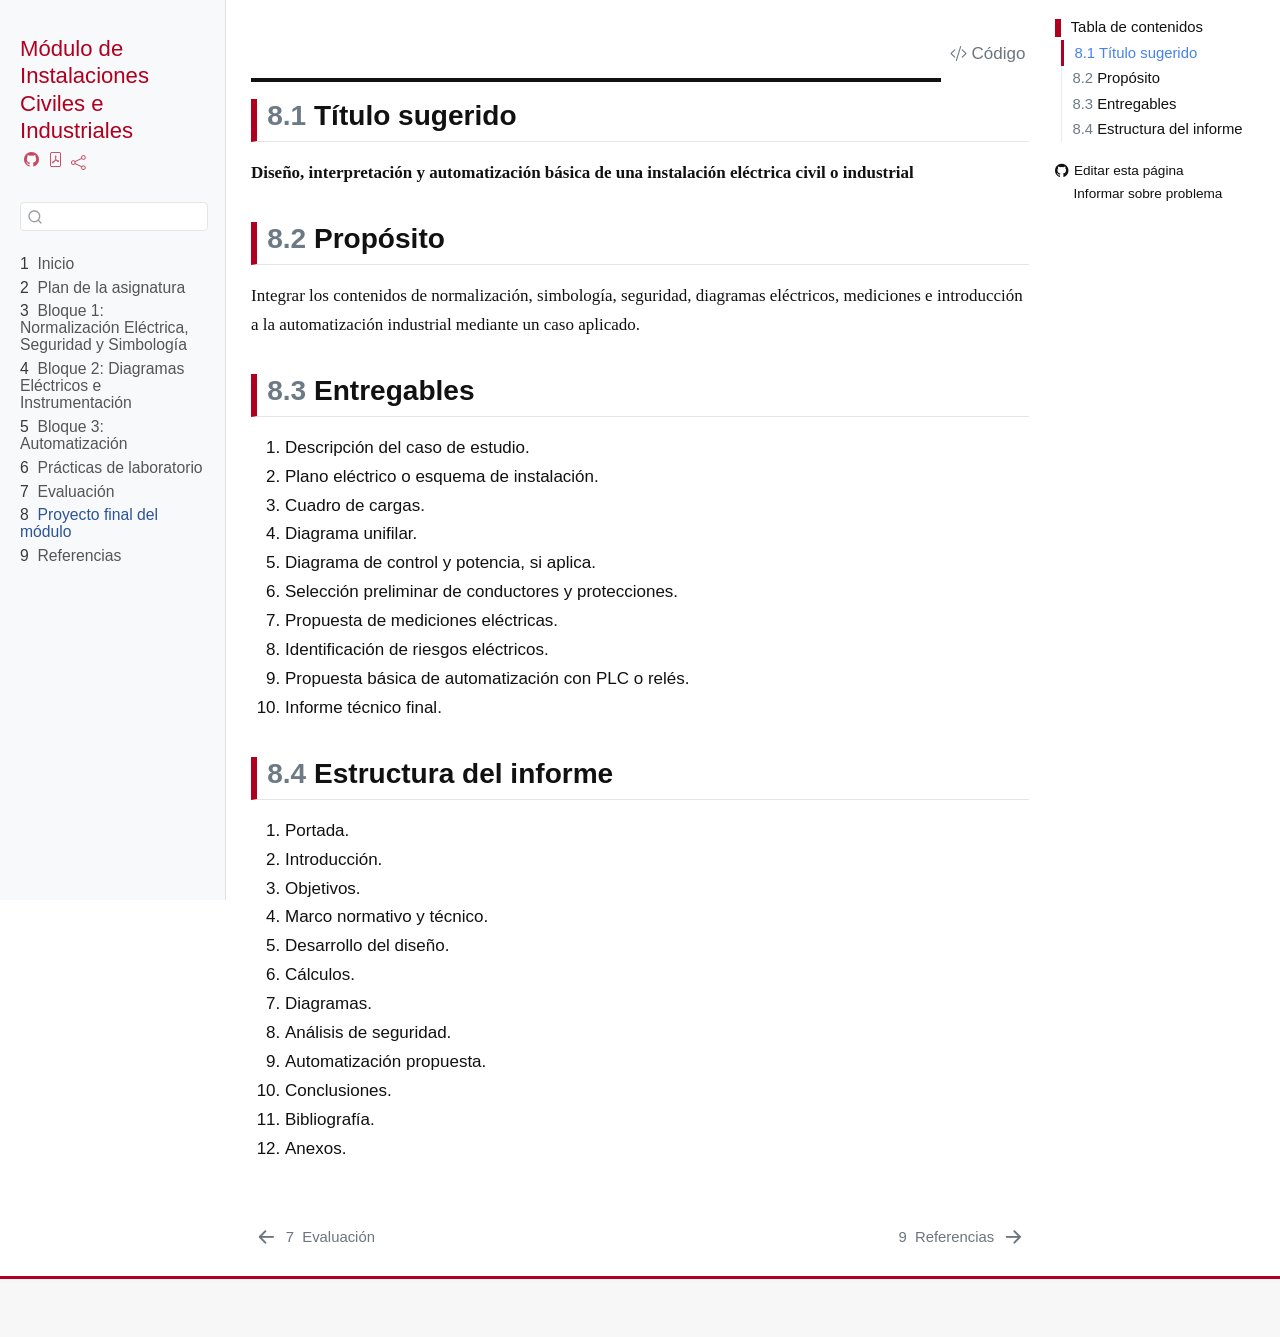
<file: docs/proyecto_final.html>
<!DOCTYPE html>
<html xmlns="http://www.w3.org/1999/xhtml" lang="es" xml:lang="es"><head>

<meta charset="utf-8">
<meta name="generator" content="quarto-1.9.38">

<meta name="viewport" content="width=device-width, initial-scale=1.0, user-scalable=yes">


<title>8&nbsp; Proyecto final del módulo – Módulo de Instalaciones Civiles e Industriales</title>
<style>
/* Default styles provided by pandoc.
** See https://pandoc.org/MANUAL.html#variables-for-html for config info.
*/
code{white-space: pre-wrap;}
span.smallcaps{font-variant: small-caps;}
div.columns{display: flex; gap: min(4vw, 1.5em);}
div.column{flex: auto; overflow-x: auto;}
div.hanging-indent{margin-left: 1.5em; text-indent: -1.5em;}
ul.task-list{list-style: none;}
ul.task-list li input[type="checkbox"] {
  width: 0.8em;
  margin: 0 0.8em 0.2em -1em; /* quarto-specific, see https://github.com/quarto-dev/quarto-cli/issues/4556 */ 
  vertical-align: middle;
}
/* CSS for syntax highlighting */
html { -webkit-text-size-adjust: 100%; }
pre > code.sourceCode { white-space: pre; position: relative; }
pre > code.sourceCode > span { display: inline-block; line-height: 1.25; }
pre > code.sourceCode > span:empty { height: 1.2em; }
.sourceCode { overflow: visible; }
code.sourceCode > span { color: inherit; text-decoration: inherit; }
div.sourceCode { margin: 1em 0; }
pre.sourceCode { margin: 0; }
@media screen {
div.sourceCode { overflow: auto; }
}
@media print {
pre > code.sourceCode { white-space: pre-wrap; }
pre > code.sourceCode > span { text-indent: -5em; padding-left: 5em; }
}
pre.numberSource code
  { counter-reset: source-line 0; }
pre.numberSource code > span
  { position: relative; left: -4em; counter-increment: source-line; }
pre.numberSource code > span > a:first-child::before
  { content: counter(source-line);
    position: relative; left: -1em; text-align: right; vertical-align: baseline;
    border: none; display: inline-block;
    -webkit-touch-callout: none; -webkit-user-select: none;
    -khtml-user-select: none; -moz-user-select: none;
    -ms-user-select: none; user-select: none;
    padding: 0 4px; width: 4em;
  }
pre.numberSource { margin-left: 3em;  padding-left: 4px; }
div.sourceCode
  {   }
@media screen {
pre > code.sourceCode > span > a:first-child::before { text-decoration: underline; }
}
</style>


<script src="site_libs/quarto-nav/quarto-nav.js"></script>
<script src="site_libs/quarto-nav/headroom.min.js"></script>
<script src="site_libs/clipboard/clipboard.min.js"></script>
<script src="site_libs/quarto-search/autocomplete.umd.js"></script>
<script src="site_libs/quarto-search/fuse.min.js"></script>
<script src="site_libs/quarto-search/quarto-search.js"></script>
<meta name="quarto:offset" content="./">
<link href="./referencias.html" rel="next">
<link href="./evaluacion.html" rel="prev">
<script src="site_libs/quarto-html/quarto.js" type="module"></script>
<script src="site_libs/quarto-html/tabsets/tabsets.js" type="module"></script>
<script src="site_libs/quarto-html/popper.min.js"></script>
<script src="site_libs/quarto-html/tippy.umd.min.js"></script>
<script src="site_libs/quarto-html/anchor.min.js"></script>
<link href="site_libs/quarto-html/tippy.css" rel="stylesheet">
<link href="site_libs/quarto-html/quarto-syntax-highlighting-15634bcf2e68342d4ad2dfa704d543f6.css" rel="stylesheet" id="quarto-text-highlighting-styles">
<script src="site_libs/bootstrap/bootstrap.min.js"></script>
<link href="site_libs/bootstrap/bootstrap-icons.css" rel="stylesheet">
<link href="site_libs/bootstrap/bootstrap-867d1021bd40c8c68beff7e6093e0f2c.min.css" rel="stylesheet" append-hash="true" id="quarto-bootstrap" data-mode="light">
<script id="quarto-search-options" type="application/json">{
  "location": "sidebar",
  "copy-button": false,
  "collapse-after": 3,
  "panel-placement": "start",
  "type": "textbox",
  "limit": 50,
  "keyboard-shortcut": [
    "f",
    "/",
    "s"
  ],
  "show-item-context": false,
  "language": {
    "search-no-results-text": "No se han encontrado resultados",
    "search-matching-documents-text": "documentos encontrados",
    "search-copy-link-title": "Copiar el enlace en la búsqueda",
    "search-hide-matches-text": "Ocultar resultados adicionales",
    "search-more-match-text": "resultado adicional en este documento",
    "search-more-matches-text": "resultados adicionales en este documento",
    "search-clear-button-title": "Borrar",
    "search-text-placeholder": "",
    "search-detached-cancel-button-title": "Cancelar",
    "search-submit-button-title": "Enviar",
    "search-label": "Buscar"
  }
}</script>
<style>html{ scroll-behavior: smooth; }</style>


<link rel="stylesheet" href="styles.css">
</head>

<body class="nav-sidebar docked quarto-light">

<div id="quarto-search-results"></div>
  <header id="quarto-header" class="headroom fixed-top">
  <nav class="quarto-secondary-nav">
    <div class="container-fluid d-flex">
      <button type="button" class="quarto-btn-toggle btn" data-bs-toggle="collapse" role="button" data-bs-target=".quarto-sidebar-collapse-item" aria-controls="quarto-sidebar" aria-expanded="false" aria-label="Alternar barra lateral" onclick="if (window.quartoToggleHeadroom) { window.quartoToggleHeadroom(); }">
        <i class="bi bi-layout-text-sidebar-reverse"></i>
      </button>
        <nav class="quarto-page-breadcrumbs" aria-label="breadcrumb"><ol class="breadcrumb"><li class="breadcrumb-item"><a href="./proyecto_final.html"><span class="chapter-number">8</span>&nbsp; <span class="chapter-title">Proyecto final del módulo</span></a></li></ol></nav>
        <a class="flex-grow-1" role="navigation" data-bs-toggle="collapse" data-bs-target=".quarto-sidebar-collapse-item" aria-controls="quarto-sidebar" aria-expanded="false" aria-label="Alternar barra lateral" onclick="if (window.quartoToggleHeadroom) { window.quartoToggleHeadroom(); }">      
        </a>
      <button type="button" class="btn quarto-search-button" aria-label="Buscar" onclick="window.quartoOpenSearch();">
        <i class="bi bi-search"></i>
      </button>
    </div>
  </nav>
</header>
<!-- content -->
<div id="quarto-content" class="quarto-container page-columns page-rows-contents page-layout-article">
<!-- sidebar -->
  <nav id="quarto-sidebar" class="sidebar collapse collapse-horizontal quarto-sidebar-collapse-item sidebar-navigation docked overflow-auto">
    <div class="pt-lg-2 mt-2 text-left sidebar-header">
    <div class="sidebar-title mb-0 py-0">
      <a href="./">Módulo de Instalaciones Civiles e Industriales</a> 
        <div class="sidebar-tools-main tools-wide">
    <a href="https://github.com/TU-USUARIO/modulo-instalaciones-civiles-industriales" title="Ejecutar el código" class="quarto-navigation-tool px-1" aria-label="Ejecutar el código"><i class="bi bi-github"></i></a>
    <a href="./Módulo-de-Instalaciones-Civiles-e-Industriales.pdf" title="Descargar PDF" class="quarto-navigation-tool px-1" aria-label="Descargar PDF"><i class="bi bi-file-pdf"></i></a>
    <div class="dropdown">
      <a href="" title="Compartir" id="quarto-navigation-tool-dropdown-0" class="quarto-navigation-tool dropdown-toggle px-1" data-bs-toggle="dropdown" aria-expanded="false" role="link" aria-label="Compartir"><i class="bi bi-share"></i></a>
      <ul class="dropdown-menu" aria-labelledby="quarto-navigation-tool-dropdown-0">
          <li>
            <a class="dropdown-item sidebar-tools-main-item" href="https://twitter.com/intent/tweet?url=|url|">
              <i class="bi bi-twitter pe-1"></i>
            Twitter
            </a>
          </li>
          <li>
            <a class="dropdown-item sidebar-tools-main-item" href="https://www.facebook.com/sharer/sharer.php?u=|url|">
              <i class="bi bi-facebook pe-1"></i>
            Facebook
            </a>
          </li>
          <li>
            <a class="dropdown-item sidebar-tools-main-item" href="https://www.linkedin.com/sharing/share-offsite/?url=|url|">
              <i class="bi bi-linkedin pe-1"></i>
            LinkedIn
            </a>
          </li>
      </ul>
    </div>
</div>
    </div>
      </div>
        <div class="mt-2 flex-shrink-0 align-items-center">
        <div class="sidebar-search">
        <div id="quarto-search" class="" title="Buscar"></div>
        </div>
        </div>
    <div class="sidebar-menu-container"> 
    <ul class="list-unstyled mt-1">
        <li class="sidebar-item">
  <div class="sidebar-item-container"> 
  <a href="./index.html" class="sidebar-item-text sidebar-link">
 <span class="menu-text"><span class="chapter-number">1</span>&nbsp; <span class="chapter-title">Inicio</span></span></a>
  </div>
</li>
        <li class="sidebar-item">
  <div class="sidebar-item-container"> 
  <a href="./plan_asignatura.html" class="sidebar-item-text sidebar-link">
 <span class="menu-text"><span class="chapter-number">2</span>&nbsp; <span class="chapter-title">Plan de la asignatura</span></span></a>
  </div>
</li>
        <li class="sidebar-item">
  <div class="sidebar-item-container"> 
  <a href="./bloque_01_normalizacion_seguridad_simbologia.html" class="sidebar-item-text sidebar-link">
 <span class="menu-text"><span class="chapter-number">3</span>&nbsp; <span class="chapter-title">Bloque 1: Normalización Eléctrica, Seguridad y Simbología</span></span></a>
  </div>
</li>
        <li class="sidebar-item">
  <div class="sidebar-item-container"> 
  <a href="./bloque_02_diagramas_instrumentacion.html" class="sidebar-item-text sidebar-link">
 <span class="menu-text"><span class="chapter-number">4</span>&nbsp; <span class="chapter-title">Bloque 2: Diagramas Eléctricos e Instrumentación</span></span></a>
  </div>
</li>
        <li class="sidebar-item">
  <div class="sidebar-item-container"> 
  <a href="./bloque_03_automatizacion.html" class="sidebar-item-text sidebar-link">
 <span class="menu-text"><span class="chapter-number">5</span>&nbsp; <span class="chapter-title">Bloque 3: Automatización</span></span></a>
  </div>
</li>
        <li class="sidebar-item">
  <div class="sidebar-item-container"> 
  <a href="./practicas.html" class="sidebar-item-text sidebar-link">
 <span class="menu-text"><span class="chapter-number">6</span>&nbsp; <span class="chapter-title">Prácticas de laboratorio</span></span></a>
  </div>
</li>
        <li class="sidebar-item">
  <div class="sidebar-item-container"> 
  <a href="./evaluacion.html" class="sidebar-item-text sidebar-link">
 <span class="menu-text"><span class="chapter-number">7</span>&nbsp; <span class="chapter-title">Evaluación</span></span></a>
  </div>
</li>
        <li class="sidebar-item">
  <div class="sidebar-item-container"> 
  <a href="./proyecto_final.html" class="sidebar-item-text sidebar-link active">
 <span class="menu-text"><span class="chapter-number">8</span>&nbsp; <span class="chapter-title">Proyecto final del módulo</span></span></a>
  </div>
</li>
        <li class="sidebar-item">
  <div class="sidebar-item-container"> 
  <a href="./referencias.html" class="sidebar-item-text sidebar-link">
 <span class="menu-text"><span class="chapter-number">9</span>&nbsp; <span class="chapter-title">Referencias</span></span></a>
  </div>
</li>
    </ul>
    </div>
</nav>
<div id="quarto-sidebar-glass" class="quarto-sidebar-collapse-item" data-bs-toggle="collapse" data-bs-target=".quarto-sidebar-collapse-item"></div>
<!-- margin-sidebar -->
    <div id="quarto-margin-sidebar" class="sidebar margin-sidebar">
        <nav id="TOC" role="doc-toc" class="toc-active">
    <h2 id="toc-title">Tabla de contenidos</h2>
   
  <ul>
  <li><a href="#título-sugerido" id="toc-título-sugerido" class="nav-link active" data-scroll-target="#título-sugerido"><span class="header-section-number">8.1</span> Título sugerido</a></li>
  <li><a href="#propósito" id="toc-propósito" class="nav-link" data-scroll-target="#propósito"><span class="header-section-number">8.2</span> Propósito</a></li>
  <li><a href="#entregables" id="toc-entregables" class="nav-link" data-scroll-target="#entregables"><span class="header-section-number">8.3</span> Entregables</a></li>
  <li><a href="#estructura-del-informe" id="toc-estructura-del-informe" class="nav-link" data-scroll-target="#estructura-del-informe"><span class="header-section-number">8.4</span> Estructura del informe</a></li>
  </ul>
<div class="toc-actions"><ul><li><a href="https://github.com/TU-USUARIO/modulo-instalaciones-civiles-industriales/edit/main/proyecto_final.qmd" class="toc-action"><i class="bi bi-github"></i>Editar esta página</a></li><li><a href="https://github.com/TU-USUARIO/modulo-instalaciones-civiles-industriales/issues/new" class="toc-action"><i class="bi empty"></i>Informar sobre problema</a></li></ul></div></nav>
    </div>
<!-- main -->
<main class="content" id="quarto-document-content">

<header id="title-block-header" class="quarto-title-block default">
<div class="quarto-title">
<div class="quarto-title-block"><div><h1 class="title"><span class="chapter-number">8</span>&nbsp; <span class="chapter-title">Proyecto final del módulo</span></h1><button type="button" class="btn code-tools-button" id="quarto-code-tools-source"><i class="bi"></i> Código</button></div></div>
</div>



<div class="quarto-title-meta">

    
  
    
  </div>
  


</header>


<section id="título-sugerido" class="level2" data-number="8.1">
<h2 data-number="8.1" class="anchored" data-anchor-id="título-sugerido"><span class="header-section-number">8.1</span> Título sugerido</h2>
<p><strong>Diseño, interpretación y automatización básica de una instalación eléctrica civil o industrial</strong></p>
</section>
<section id="propósito" class="level2" data-number="8.2">
<h2 data-number="8.2" class="anchored" data-anchor-id="propósito"><span class="header-section-number">8.2</span> Propósito</h2>
<p>Integrar los contenidos de normalización, simbología, seguridad, diagramas eléctricos, mediciones e introducción a la automatización industrial mediante un caso aplicado.</p>
</section>
<section id="entregables" class="level2" data-number="8.3">
<h2 data-number="8.3" class="anchored" data-anchor-id="entregables"><span class="header-section-number">8.3</span> Entregables</h2>
<ol type="1">
<li>Descripción del caso de estudio.</li>
<li>Plano eléctrico o esquema de instalación.</li>
<li>Cuadro de cargas.</li>
<li>Diagrama unifilar.</li>
<li>Diagrama de control y potencia, si aplica.</li>
<li>Selección preliminar de conductores y protecciones.</li>
<li>Propuesta de mediciones eléctricas.</li>
<li>Identificación de riesgos eléctricos.</li>
<li>Propuesta básica de automatización con PLC o relés.</li>
<li>Informe técnico final.</li>
</ol>
</section>
<section id="estructura-del-informe" class="level2" data-number="8.4">
<h2 data-number="8.4" class="anchored" data-anchor-id="estructura-del-informe"><span class="header-section-number">8.4</span> Estructura del informe</h2>
<ol type="1">
<li>Portada.</li>
<li>Introducción.</li>
<li>Objetivos.</li>
<li>Marco normativo y técnico.</li>
<li>Desarrollo del diseño.</li>
<li>Cálculos.</li>
<li>Diagramas.</li>
<li>Análisis de seguridad.</li>
<li>Automatización propuesta.</li>
<li>Conclusiones.</li>
<li>Bibliografía.</li>
<li>Anexos.</li>
</ol>


<!-- -->

</section>

</main> <!-- /main -->
<script id="quarto-html-after-body" type="application/javascript">
  window.document.addEventListener("DOMContentLoaded", function (event) {
    const icon = "";
    const anchorJS = new window.AnchorJS();
    anchorJS.options = {
      placement: 'right',
      icon: icon
    };
    anchorJS.add('.anchored');
    const isCodeAnnotation = (el) => {
      for (const clz of el.classList) {
        if (clz.startsWith('code-annotation-')) {                     
          return true;
        }
      }
      return false;
    }
    const onCopySuccess = function(e) {
      // button target
      const button = e.trigger;
      // don't keep focus
      button.blur();
      // flash "checked"
      button.classList.add('code-copy-button-checked');
      var currentTitle = button.getAttribute("title");
      button.setAttribute("title", "Copiado");
      let tooltip;
      if (window.bootstrap) {
        button.setAttribute("data-bs-toggle", "tooltip");
        button.setAttribute("data-bs-placement", "left");
        button.setAttribute("data-bs-title", "Copiado");
        tooltip = new bootstrap.Tooltip(button, 
          { trigger: "manual", 
            customClass: "code-copy-button-tooltip",
            offset: [0, -8]});
        tooltip.show();    
      }
      setTimeout(function() {
        if (tooltip) {
          tooltip.hide();
          button.removeAttribute("data-bs-title");
          button.removeAttribute("data-bs-toggle");
          button.removeAttribute("data-bs-placement");
        }
        button.setAttribute("title", currentTitle);
        button.classList.remove('code-copy-button-checked');
      }, 1000);
      // clear code selection
      e.clearSelection();
    }
    const getTextToCopy = function(trigger) {
      const outerScaffold = trigger.parentElement.cloneNode(true);
      const codeEl = outerScaffold.querySelector('code');
      for (const childEl of codeEl.children) {
        if (isCodeAnnotation(childEl)) {
          childEl.remove();
        }
      }
      return codeEl.innerText;
    }
    const clipboard = new window.ClipboardJS('.code-copy-button:not([data-in-quarto-modal])', {
      text: getTextToCopy
    });
    clipboard.on('success', onCopySuccess);
    if (window.document.getElementById('quarto-embedded-source-code-modal')) {
      const clipboardModal = new window.ClipboardJS('.code-copy-button[data-in-quarto-modal]', {
        text: getTextToCopy,
        container: window.document.getElementById('quarto-embedded-source-code-modal')
      });
      clipboardModal.on('success', onCopySuccess);
    }
    const viewSource = window.document.getElementById('quarto-view-source') ||
                       window.document.getElementById('quarto-code-tools-source');
    if (viewSource) {
      const sourceUrl = viewSource.getAttribute("data-quarto-source-url");
      viewSource.addEventListener("click", function(e) {
        if (sourceUrl) {
          // rstudio viewer pane
          if (/\bcapabilities=\b/.test(window.location)) {
            window.open(sourceUrl);
          } else {
            window.location.href = sourceUrl;
          }
        } else {
          const modal = new bootstrap.Modal(document.getElementById('quarto-embedded-source-code-modal'));
          modal.show();
        }
        return false;
      });
    }
    function toggleCodeHandler(show) {
      return function(e) {
        const detailsSrc = window.document.querySelectorAll(".cell > details > .sourceCode");
        for (let i=0; i<detailsSrc.length; i++) {
          const details = detailsSrc[i].parentElement;
          if (show) {
            details.open = true;
          } else {
            details.removeAttribute("open");
          }
        }
        const cellCodeDivs = window.document.querySelectorAll(".cell > .sourceCode");
        const fromCls = show ? "hidden" : "unhidden";
        const toCls = show ? "unhidden" : "hidden";
        for (let i=0; i<cellCodeDivs.length; i++) {
          const codeDiv = cellCodeDivs[i];
          if (codeDiv.classList.contains(fromCls)) {
            codeDiv.classList.remove(fromCls);
            codeDiv.classList.add(toCls);
          } 
        }
        return false;
      }
    }
    const hideAllCode = window.document.getElementById("quarto-hide-all-code");
    if (hideAllCode) {
      hideAllCode.addEventListener("click", toggleCodeHandler(false));
    }
    const showAllCode = window.document.getElementById("quarto-show-all-code");
    if (showAllCode) {
      showAllCode.addEventListener("click", toggleCodeHandler(true));
    }
      var localhostRegex = new RegExp(/^(?:http|https):\/\/localhost\:?[0-9]*\//);
      var mailtoRegex = new RegExp(/^mailto:/);
        var filterRegex = new RegExp("https:\/\/TU-USUARIO\.github\.io\/modulo-instalaciones-civiles-industriales\/");
      var isInternal = (href) => {
          return filterRegex.test(href) || localhostRegex.test(href) || mailtoRegex.test(href);
      }
      // Inspect non-navigation links and adorn them if external
     var links = window.document.querySelectorAll('a[href]:not(.nav-link):not(.navbar-brand):not(.toc-action):not(.sidebar-link):not(.sidebar-item-toggle):not(.pagination-link):not(.no-external):not([aria-hidden]):not(.dropdown-item):not(.quarto-navigation-tool):not(.about-link)');
      for (var i=0; i<links.length; i++) {
        const link = links[i];
        if (!isInternal(link.href)) {
          // undo the damage that might have been done by quarto-nav.js in the case of
          // links that we want to consider external
          if (link.dataset.originalHref !== undefined) {
            link.href = link.dataset.originalHref;
          }
        }
      }
    function tippyHover(el, contentFn, onTriggerFn, onUntriggerFn) {
      const config = {
        allowHTML: true,
        maxWidth: 500,
        delay: 100,
        arrow: false,
        appendTo: function(el) {
            return el.parentElement;
        },
        interactive: true,
        interactiveBorder: 10,
        theme: 'quarto',
        placement: 'bottom-start',
      };
      if (contentFn) {
        config.content = contentFn;
      }
      if (onTriggerFn) {
        config.onTrigger = onTriggerFn;
      }
      if (onUntriggerFn) {
        config.onUntrigger = onUntriggerFn;
      }
      window.tippy(el, config); 
    }
    const noterefs = window.document.querySelectorAll('a[role="doc-noteref"]');
    for (var i=0; i<noterefs.length; i++) {
      const ref = noterefs[i];
      tippyHover(ref, function() {
        // use id or data attribute instead here
        let href = ref.getAttribute('data-footnote-href') || ref.getAttribute('href');
        try { href = new URL(href).hash; } catch {}
        const id = href.replace(/^#\/?/, "");
        const note = window.document.getElementById(id);
        if (note) {
          return note.innerHTML;
        } else {
          return "";
        }
      });
    }
    const xrefs = window.document.querySelectorAll('a.quarto-xref');
    const processXRef = (id, note) => {
      // Strip column container classes
      const stripColumnClz = (el) => {
        el.classList.remove("page-full", "page-columns");
        if (el.children) {
          for (const child of el.children) {
            stripColumnClz(child);
          }
        }
      }
      stripColumnClz(note)
      if (id === null || id.startsWith('sec-')) {
        // Special case sections, only their first couple elements
        const container = document.createElement("div");
        if (note.children && note.children.length > 2) {
          container.appendChild(note.children[0].cloneNode(true));
          for (let i = 1; i < note.children.length; i++) {
            const child = note.children[i];
            if (child.tagName === "P" && child.innerText === "") {
              continue;
            } else {
              container.appendChild(child.cloneNode(true));
              break;
            }
          }
          if (window.Quarto?.typesetMath) {
            window.Quarto.typesetMath(container);
          }
          return container.innerHTML
        } else {
          if (window.Quarto?.typesetMath) {
            window.Quarto.typesetMath(note);
          }
          return note.innerHTML;
        }
      } else {
        // Remove any anchor links if they are present
        const anchorLink = note.querySelector('a.anchorjs-link');
        if (anchorLink) {
          anchorLink.remove();
        }
        if (window.Quarto?.typesetMath) {
          window.Quarto.typesetMath(note);
        }
        if (note.classList.contains("callout")) {
          return note.outerHTML;
        } else {
          return note.innerHTML;
        }
      }
    }
    for (var i=0; i<xrefs.length; i++) {
      const xref = xrefs[i];
      tippyHover(xref, undefined, function(instance) {
        instance.disable();
        let url = xref.getAttribute('href');
        let hash = undefined; 
        if (url.startsWith('#')) {
          hash = url;
        } else {
          try { hash = new URL(url).hash; } catch {}
        }
        if (hash) {
          const id = hash.replace(/^#\/?/, "");
          const note = window.document.getElementById(id);
          if (note !== null) {
            try {
              const html = processXRef(id, note.cloneNode(true));
              instance.setContent(html);
            } finally {
              instance.enable();
              instance.show();
            }
          } else {
            // See if we can fetch this
            fetch(url.split('#')[0])
            .then(res => res.text())
            .then(html => {
              const parser = new DOMParser();
              const htmlDoc = parser.parseFromString(html, "text/html");
              const note = htmlDoc.getElementById(id);
              if (note !== null) {
                const html = processXRef(id, note);
                instance.setContent(html);
              } 
            }).finally(() => {
              instance.enable();
              instance.show();
            });
          }
        } else {
          // See if we can fetch a full url (with no hash to target)
          // This is a special case and we should probably do some content thinning / targeting
          fetch(url)
          .then(res => res.text())
          .then(html => {
            const parser = new DOMParser();
            const htmlDoc = parser.parseFromString(html, "text/html");
            const note = htmlDoc.querySelector('main.content');
            if (note !== null) {
              // This should only happen for chapter cross references
              // (since there is no id in the URL)
              // remove the first header
              if (note.children.length > 0 && note.children[0].tagName === "HEADER") {
                note.children[0].remove();
              }
              const html = processXRef(null, note);
              instance.setContent(html);
            } 
          }).finally(() => {
            instance.enable();
            instance.show();
          });
        }
      }, function(instance) {
      });
    }
        let selectedAnnoteEl;
        const selectorForAnnotation = ( cell, annotation) => {
          let cellAttr = 'data-code-cell="' + cell + '"';
          let lineAttr = 'data-code-annotation="' +  annotation + '"';
          const selector = 'span[' + cellAttr + '][' + lineAttr + ']';
          return selector;
        }
        const selectCodeLines = (annoteEl) => {
          const doc = window.document;
          const targetCell = annoteEl.getAttribute("data-target-cell");
          const targetAnnotation = annoteEl.getAttribute("data-target-annotation");
          const annoteSpan = window.document.querySelector(selectorForAnnotation(targetCell, targetAnnotation));
          const lines = annoteSpan.getAttribute("data-code-lines").split(",");
          const lineIds = lines.map((line) => {
            return targetCell + "-" + line;
          })
          let top = null;
          let height = null;
          let parent = null;
          if (lineIds.length > 0) {
              //compute the position of the single el (top and bottom and make a div)
              const el = window.document.getElementById(lineIds[0]);
              top = el.offsetTop;
              height = el.offsetHeight;
              parent = el.parentElement.parentElement;
            if (lineIds.length > 1) {
              const lastEl = window.document.getElementById(lineIds[lineIds.length - 1]);
              const bottom = lastEl.offsetTop + lastEl.offsetHeight;
              height = bottom - top;
            }
            if (top !== null && height !== null && parent !== null) {
              // cook up a div (if necessary) and position it 
              let div = window.document.getElementById("code-annotation-line-highlight");
              if (div === null) {
                div = window.document.createElement("div");
                div.setAttribute("id", "code-annotation-line-highlight");
                div.style.position = 'absolute';
                parent.appendChild(div);
              }
              div.style.top = top - 2 + "px";
              div.style.height = height + 4 + "px";
              div.style.left = 0;
              let gutterDiv = window.document.getElementById("code-annotation-line-highlight-gutter");
              if (gutterDiv === null) {
                gutterDiv = window.document.createElement("div");
                gutterDiv.setAttribute("id", "code-annotation-line-highlight-gutter");
                gutterDiv.style.position = 'absolute';
                const codeCell = window.document.getElementById(targetCell);
                const gutter = codeCell.querySelector('.code-annotation-gutter');
                gutter.appendChild(gutterDiv);
              }
              gutterDiv.style.top = top - 2 + "px";
              gutterDiv.style.height = height + 4 + "px";
            }
            selectedAnnoteEl = annoteEl;
          }
        };
        const unselectCodeLines = () => {
          const elementsIds = ["code-annotation-line-highlight", "code-annotation-line-highlight-gutter"];
          elementsIds.forEach((elId) => {
            const div = window.document.getElementById(elId);
            if (div) {
              div.remove();
            }
          });
          selectedAnnoteEl = undefined;
        };
          // Handle positioning of the toggle
      window.addEventListener(
        "resize",
        throttle(() => {
          elRect = undefined;
          if (selectedAnnoteEl) {
            selectCodeLines(selectedAnnoteEl);
          }
        }, 10)
      );
      function throttle(fn, ms) {
      let throttle = false;
      let timer;
        return (...args) => {
          if(!throttle) { // first call gets through
              fn.apply(this, args);
              throttle = true;
          } else { // all the others get throttled
              if(timer) clearTimeout(timer); // cancel #2
              timer = setTimeout(() => {
                fn.apply(this, args);
                timer = throttle = false;
              }, ms);
          }
        };
      }
        // Attach click handler to the DT
        const annoteDls = window.document.querySelectorAll('dt[data-target-cell]');
        for (const annoteDlNode of annoteDls) {
          annoteDlNode.addEventListener('click', (event) => {
            const clickedEl = event.target;
            if (clickedEl !== selectedAnnoteEl) {
              unselectCodeLines();
              const activeEl = window.document.querySelector('dt[data-target-cell].code-annotation-active');
              if (activeEl) {
                activeEl.classList.remove('code-annotation-active');
              }
              selectCodeLines(clickedEl);
              clickedEl.classList.add('code-annotation-active');
            } else {
              // Unselect the line
              unselectCodeLines();
              clickedEl.classList.remove('code-annotation-active');
            }
          });
        }
    const findCites = (el) => {
      const parentEl = el.parentElement;
      if (parentEl) {
        const cites = parentEl.dataset.cites;
        if (cites) {
          return {
            el,
            cites: cites.split(' ')
          };
        } else {
          return findCites(el.parentElement)
        }
      } else {
        return undefined;
      }
    };
    var bibliorefs = window.document.querySelectorAll('a[role="doc-biblioref"]');
    for (var i=0; i<bibliorefs.length; i++) {
      const ref = bibliorefs[i];
      const citeInfo = findCites(ref);
      if (citeInfo) {
        tippyHover(citeInfo.el, function() {
          var popup = window.document.createElement('div');
          citeInfo.cites.forEach(function(cite) {
            var citeDiv = window.document.createElement('div');
            citeDiv.classList.add('hanging-indent');
            citeDiv.classList.add('csl-entry');
            var biblioDiv = window.document.getElementById('ref-' + cite);
            if (biblioDiv) {
              citeDiv.innerHTML = biblioDiv.innerHTML;
            }
            popup.appendChild(citeDiv);
          });
          return popup.innerHTML;
        });
      }
    }
  });
  </script>
<nav class="page-navigation">
  <div class="nav-page nav-page-previous">
      <a href="./evaluacion.html" class="pagination-link" aria-label="Evaluación">
        <i class="bi bi-arrow-left-short"></i> <span class="nav-page-text"><span class="chapter-number">7</span>&nbsp; <span class="chapter-title">Evaluación</span></span>
      </a>          
  </div>
  <div class="nav-page nav-page-next">
      <a href="./referencias.html" class="pagination-link" aria-label="Referencias">
        <span class="nav-page-text"><span class="chapter-number">9</span>&nbsp; <span class="chapter-title">Referencias</span></span> <i class="bi bi-arrow-right-short"></i>
      </a>
  </div>
</nav><div class="modal fade" id="quarto-embedded-source-code-modal" tabindex="-1" aria-labelledby="quarto-embedded-source-code-modal-label" aria-hidden="true"><div class="modal-dialog modal-dialog-scrollable"><div class="modal-content"><div class="modal-header"><h5 class="modal-title" id="quarto-embedded-source-code-modal-label">Ejecutar el código</h5><button class="btn-close" data-bs-dismiss="modal"></button></div><div class="modal-body"><div class="">
<div class="code-copy-outer-scaffold"><div class="sourceCode" id="cb1" data-shortcodes="false"><pre class="sourceCode markdown code-with-copy"><code class="sourceCode markdown"><span id="cb1-1"><a href="#cb1-1" aria-hidden="true" tabindex="-1"></a><span class="fu"># Proyecto final del módulo</span></span>
<span id="cb1-2"><a href="#cb1-2" aria-hidden="true" tabindex="-1"></a></span>
<span id="cb1-3"><a href="#cb1-3" aria-hidden="true" tabindex="-1"></a><span class="fu">## Título sugerido</span></span>
<span id="cb1-4"><a href="#cb1-4" aria-hidden="true" tabindex="-1"></a></span>
<span id="cb1-5"><a href="#cb1-5" aria-hidden="true" tabindex="-1"></a>**Diseño, interpretación y automatización básica de una instalación eléctrica civil o industrial**</span>
<span id="cb1-6"><a href="#cb1-6" aria-hidden="true" tabindex="-1"></a></span>
<span id="cb1-7"><a href="#cb1-7" aria-hidden="true" tabindex="-1"></a><span class="fu">## Propósito</span></span>
<span id="cb1-8"><a href="#cb1-8" aria-hidden="true" tabindex="-1"></a></span>
<span id="cb1-9"><a href="#cb1-9" aria-hidden="true" tabindex="-1"></a>Integrar los contenidos de normalización, simbología, seguridad, diagramas eléctricos, mediciones e introducción a la automatización industrial mediante un caso aplicado.</span>
<span id="cb1-10"><a href="#cb1-10" aria-hidden="true" tabindex="-1"></a></span>
<span id="cb1-11"><a href="#cb1-11" aria-hidden="true" tabindex="-1"></a><span class="fu">## Entregables</span></span>
<span id="cb1-12"><a href="#cb1-12" aria-hidden="true" tabindex="-1"></a></span>
<span id="cb1-13"><a href="#cb1-13" aria-hidden="true" tabindex="-1"></a><span class="ss">1. </span>Descripción del caso de estudio.</span>
<span id="cb1-14"><a href="#cb1-14" aria-hidden="true" tabindex="-1"></a><span class="ss">2. </span>Plano eléctrico o esquema de instalación.</span>
<span id="cb1-15"><a href="#cb1-15" aria-hidden="true" tabindex="-1"></a><span class="ss">3. </span>Cuadro de cargas.</span>
<span id="cb1-16"><a href="#cb1-16" aria-hidden="true" tabindex="-1"></a><span class="ss">4. </span>Diagrama unifilar.</span>
<span id="cb1-17"><a href="#cb1-17" aria-hidden="true" tabindex="-1"></a><span class="ss">5. </span>Diagrama de control y potencia, si aplica.</span>
<span id="cb1-18"><a href="#cb1-18" aria-hidden="true" tabindex="-1"></a><span class="ss">6. </span>Selección preliminar de conductores y protecciones.</span>
<span id="cb1-19"><a href="#cb1-19" aria-hidden="true" tabindex="-1"></a><span class="ss">7. </span>Propuesta de mediciones eléctricas.</span>
<span id="cb1-20"><a href="#cb1-20" aria-hidden="true" tabindex="-1"></a><span class="ss">8. </span>Identificación de riesgos eléctricos.</span>
<span id="cb1-21"><a href="#cb1-21" aria-hidden="true" tabindex="-1"></a><span class="ss">9. </span>Propuesta básica de automatización con PLC o relés.</span>
<span id="cb1-22"><a href="#cb1-22" aria-hidden="true" tabindex="-1"></a><span class="ss">10. </span>Informe técnico final.</span>
<span id="cb1-23"><a href="#cb1-23" aria-hidden="true" tabindex="-1"></a></span>
<span id="cb1-24"><a href="#cb1-24" aria-hidden="true" tabindex="-1"></a><span class="fu">## Estructura del informe</span></span>
<span id="cb1-25"><a href="#cb1-25" aria-hidden="true" tabindex="-1"></a></span>
<span id="cb1-26"><a href="#cb1-26" aria-hidden="true" tabindex="-1"></a><span class="ss">1. </span>Portada.</span>
<span id="cb1-27"><a href="#cb1-27" aria-hidden="true" tabindex="-1"></a><span class="ss">2. </span>Introducción.</span>
<span id="cb1-28"><a href="#cb1-28" aria-hidden="true" tabindex="-1"></a><span class="ss">3. </span>Objetivos.</span>
<span id="cb1-29"><a href="#cb1-29" aria-hidden="true" tabindex="-1"></a><span class="ss">4. </span>Marco normativo y técnico.</span>
<span id="cb1-30"><a href="#cb1-30" aria-hidden="true" tabindex="-1"></a><span class="ss">5. </span>Desarrollo del diseño.</span>
<span id="cb1-31"><a href="#cb1-31" aria-hidden="true" tabindex="-1"></a><span class="ss">6. </span>Cálculos.</span>
<span id="cb1-32"><a href="#cb1-32" aria-hidden="true" tabindex="-1"></a><span class="ss">7. </span>Diagramas.</span>
<span id="cb1-33"><a href="#cb1-33" aria-hidden="true" tabindex="-1"></a><span class="ss">8. </span>Análisis de seguridad.</span>
<span id="cb1-34"><a href="#cb1-34" aria-hidden="true" tabindex="-1"></a><span class="ss">9. </span>Automatización propuesta.</span>
<span id="cb1-35"><a href="#cb1-35" aria-hidden="true" tabindex="-1"></a><span class="ss">10. </span>Conclusiones.</span>
<span id="cb1-36"><a href="#cb1-36" aria-hidden="true" tabindex="-1"></a><span class="ss">11. </span>Bibliografía.</span>
<span id="cb1-37"><a href="#cb1-37" aria-hidden="true" tabindex="-1"></a><span class="ss">12. </span>Anexos.</span></code></pre></div><button title="Copiar al portapapeles" class="code-copy-button" data-in-quarto-modal=""><i class="bi"></i></button></div>
</div></div></div></div></div>
</div> <!-- /content -->




<footer class="footer"><div class="nav-footer"><div class="nav-footer-center"><div class="toc-actions d-sm-block d-md-none"><ul><li><a href="https://github.com/TU-USUARIO/modulo-instalaciones-civiles-industriales/edit/main/proyecto_final.qmd" class="toc-action"><i class="bi bi-github"></i>Editar esta página</a></li><li><a href="https://github.com/TU-USUARIO/modulo-instalaciones-civiles-industriales/issues/new" class="toc-action"><i class="bi empty"></i>Informar sobre problema</a></li></ul></div></div></div></footer><script src="site_libs/quarto-html/zenscroll-min.js"></script>
</body></html>
</file>
<file: docs/site_libs/quarto-html/tippy.css>
.tippy-box[data-animation=fade][data-state=hidden]{opacity:0}[data-tippy-root]{max-width:calc(100vw - 10px)}.tippy-box{position:relative;background-color:#333;color:#fff;border-radius:4px;font-size:14px;line-height:1.4;white-space:normal;outline:0;transition-property:transform,visibility,opacity}.tippy-box[data-placement^=top]>.tippy-arrow{bottom:0}.tippy-box[data-placement^=top]>.tippy-arrow:before{bottom:-7px;left:0;border-width:8px 8px 0;border-top-color:initial;transform-origin:center top}.tippy-box[data-placement^=bottom]>.tippy-arrow{top:0}.tippy-box[data-placement^=bottom]>.tippy-arrow:before{top:-7px;left:0;border-width:0 8px 8px;border-bottom-color:initial;transform-origin:center bottom}.tippy-box[data-placement^=left]>.tippy-arrow{right:0}.tippy-box[data-placement^=left]>.tippy-arrow:before{border-width:8px 0 8px 8px;border-left-color:initial;right:-7px;transform-origin:center left}.tippy-box[data-placement^=right]>.tippy-arrow{left:0}.tippy-box[data-placement^=right]>.tippy-arrow:before{left:-7px;border-width:8px 8px 8px 0;border-right-color:initial;transform-origin:center right}.tippy-box[data-inertia][data-state=visible]{transition-timing-function:cubic-bezier(.54,1.5,.38,1.11)}.tippy-arrow{width:16px;height:16px;color:#333}.tippy-arrow:before{content:"";position:absolute;border-color:transparent;border-style:solid}.tippy-content{position:relative;padding:5px 9px;z-index:1}
</file>
<file: docs/site_libs/quarto-html/quarto-syntax-highlighting-15634bcf2e68342d4ad2dfa704d543f6.css>
/* quarto syntax highlight colors */
:root {
  --quarto-hl-ot-color: #003B4F;
  --quarto-hl-at-color: #657422;
  --quarto-hl-ss-color: #20794D;
  --quarto-hl-an-color: #5E5E5E;
  --quarto-hl-fu-color: #4758AB;
  --quarto-hl-st-color: #20794D;
  --quarto-hl-cf-color: #003B4F;
  --quarto-hl-op-color: #5E5E5E;
  --quarto-hl-er-color: #AD0000;
  --quarto-hl-bn-color: #AD0000;
  --quarto-hl-al-color: #AD0000;
  --quarto-hl-va-color: #111111;
  --quarto-hl-bu-color: inherit;
  --quarto-hl-ex-color: inherit;
  --quarto-hl-pp-color: #AD0000;
  --quarto-hl-in-color: #5E5E5E;
  --quarto-hl-vs-color: #20794D;
  --quarto-hl-wa-color: #5E5E5E;
  --quarto-hl-do-color: #5E5E5E;
  --quarto-hl-im-color: #00769E;
  --quarto-hl-ch-color: #20794D;
  --quarto-hl-dt-color: #AD0000;
  --quarto-hl-fl-color: #AD0000;
  --quarto-hl-co-color: #5E5E5E;
  --quarto-hl-cv-color: #5E5E5E;
  --quarto-hl-cn-color: #8f5902;
  --quarto-hl-sc-color: #5E5E5E;
  --quarto-hl-dv-color: #AD0000;
  --quarto-hl-kw-color: #003B4F;
}

/* other quarto variables */
:root {
  --quarto-font-monospace: SFMono-Regular, Menlo, Monaco, Consolas, "Liberation Mono", "Courier New", monospace;
}

/* syntax highlight based on Pandoc's rules */
pre > code.sourceCode > span {
  color: #003B4F;
}

code.sourceCode > span {
  color: #003B4F;
}

div.sourceCode,
div.sourceCode pre.sourceCode {
  color: #003B4F;
}

/* Normal */
code span {
  color: #003B4F;
}

/* Alert */
code span.al {
  color: #AD0000;
  font-style: inherit;
}

/* Annotation */
code span.an {
  color: #5E5E5E;
  font-style: inherit;
}

/* Attribute */
code span.at {
  color: #657422;
  font-style: inherit;
}

/* BaseN */
code span.bn {
  color: #AD0000;
  font-style: inherit;
}

/* BuiltIn */
code span.bu {
  font-style: inherit;
}

/* ControlFlow */
code span.cf {
  color: #003B4F;
  font-weight: bold;
  font-style: inherit;
}

/* Char */
code span.ch {
  color: #20794D;
  font-style: inherit;
}

/* Constant */
code span.cn {
  color: #8f5902;
  font-style: inherit;
}

/* Comment */
code span.co {
  color: #5E5E5E;
  font-style: inherit;
}

/* CommentVar */
code span.cv {
  color: #5E5E5E;
  font-style: italic;
}

/* Documentation */
code span.do {
  color: #5E5E5E;
  font-style: italic;
}

/* DataType */
code span.dt {
  color: #AD0000;
  font-style: inherit;
}

/* DecVal */
code span.dv {
  color: #AD0000;
  font-style: inherit;
}

/* Error */
code span.er {
  color: #AD0000;
  font-style: inherit;
}

/* Extension */
code span.ex {
  font-style: inherit;
}

/* Float */
code span.fl {
  color: #AD0000;
  font-style: inherit;
}

/* Function */
code span.fu {
  color: #4758AB;
  font-style: inherit;
}

/* Import */
code span.im {
  color: #00769E;
  font-style: inherit;
}

/* Information */
code span.in {
  color: #5E5E5E;
  font-style: inherit;
}

/* Keyword */
code span.kw {
  color: #003B4F;
  font-weight: bold;
  font-style: inherit;
}

/* Operator */
code span.op {
  color: #5E5E5E;
  font-style: inherit;
}

/* Other */
code span.ot {
  color: #003B4F;
  font-style: inherit;
}

/* Preprocessor */
code span.pp {
  color: #AD0000;
  font-style: inherit;
}

/* SpecialChar */
code span.sc {
  color: #5E5E5E;
  font-style: inherit;
}

/* SpecialString */
code span.ss {
  color: #20794D;
  font-style: inherit;
}

/* String */
code span.st {
  color: #20794D;
  font-style: inherit;
}

/* Variable */
code span.va {
  color: #111111;
  font-style: inherit;
}

/* VerbatimString */
code span.vs {
  color: #20794D;
  font-style: inherit;
}

/* Warning */
code span.wa {
  color: #5E5E5E;
  font-style: italic;
}

.prevent-inlining {
  content: "</";
}

/*# sourceMappingURL=f23921c56f73e400b49028c9186a1aa0.css.map */
</file>
<file: docs/styles.css>
/* =========================================================
   ESTILO UCACUE - ROJO, NEGRO Y GRIS
   Módulo: Instalaciones Civiles e Industriales
   ========================================================= */

/* -------------------------------
   Variables de color
-------------------------------- */

:root {
  --ucacue-rojo: #b00020;
  --ucacue-rojo-oscuro: #7a0016;
  --ucacue-negro: #111111;
  --ucacue-gris-oscuro: #333333;
  --ucacue-gris: #666666;
  --ucacue-gris-claro: #f4f4f4;
  --ucacue-blanco: #ffffff;
}

/* -------------------------------
   Estilo general
-------------------------------- */

body {
  font-family: "Segoe UI", Arial, sans-serif;
  font-size: 17px;
  line-height: 1.7;
  color: var(--ucacue-negro);
  background-color: var(--ucacue-blanco);
}

/* -------------------------------
   Títulos
-------------------------------- */

h1 {
  color: var(--ucacue-rojo);
  font-weight: 800;
  border-bottom: 4px solid var(--ucacue-negro);
  padding-bottom: 0.4rem;
  margin-top: 2rem;
}

h2 {
  color: var(--ucacue-negro);
  font-weight: 750;
  border-left: 6px solid var(--ucacue-rojo);
  padding-left: 0.6rem;
  margin-top: 2rem;
}

h3 {
  color: var(--ucacue-rojo-oscuro);
  font-weight: 700;
  margin-top: 1.5rem;
}

h4 {
  color: var(--ucacue-gris-oscuro);
  font-weight: 700;
}

/* -------------------------------
   Portada / título del libro
-------------------------------- */

.quarto-title-banner {
  background: linear-gradient(135deg, var(--ucacue-negro), var(--ucacue-rojo-oscuro));
  color: var(--ucacue-blanco);
}

.quarto-title h1.title {
  color: var(--ucacue-blanco);
}

.quarto-title .subtitle {
  color: #eeeeee;
}

/* -------------------------------
   Barra lateral y navegación
-------------------------------- */

.sidebar-title {
  color: var(--ucacue-rojo);
  font-weight: 800;
}

.sidebar nav[role="doc-toc"] ul > li > a.active,
.sidebar nav[role="doc-toc"] ul > li > a:hover {
  color: var(--ucacue-rojo);
  border-left: 3px solid var(--ucacue-rojo);
}

.sidebar-item-text {
  color: var(--ucacue-negro);
}

.sidebar-item-text:hover {
  color: var(--ucacue-rojo);
}

/* -------------------------------
   Enlaces
-------------------------------- */

a {
  color: var(--ucacue-rojo);
  text-decoration: none;
}

a:hover {
  color: var(--ucacue-rojo-oscuro);
  text-decoration: underline;
}

/* -------------------------------
   Tablas
-------------------------------- */

table {
  width: 100%;
  border-collapse: collapse;
  font-size: 0.95rem;
  margin-top: 1rem;
  margin-bottom: 1.5rem;
}

thead {
  background-color: var(--ucacue-negro);
  color: var(--ucacue-blanco);
}

th {
  padding: 10px;
  text-align: left;
  border: 1px solid var(--ucacue-negro);
}

td {
  padding: 9px;
  border: 1px solid #dddddd;
}

tr:nth-child(even) {
  background-color: var(--ucacue-gris-claro);
}

tr:hover {
  background-color: #fbeaec;
}

/* -------------------------------
   Figuras e imágenes
-------------------------------- */

img {
  display: block;
  margin-left: auto;
  margin-right: auto;
  border-radius: 8px;
  max-width: 100%;
  border: 1px solid #dddddd;
}

figure {
  margin-top: 1.5rem;
  margin-bottom: 1.5rem;
}

figcaption {
  text-align: center;
  font-size: 0.9rem;
  color: var(--ucacue-gris);
  font-style: italic;
}

/* -------------------------------
   Callouts de Quarto
-------------------------------- */

.callout-note {
  border-left-color: var(--ucacue-rojo);
}

.callout-note .callout-title {
  color: var(--ucacue-rojo-oscuro);
}

.callout-important {
  border-left-color: var(--ucacue-negro);
}

.callout-warning {
  border-left-color: #d97706;
}

.callout-tip {
  border-left-color: var(--ucacue-rojo);
}

/* -------------------------------
   Bloques personalizados
-------------------------------- */

.resumen-bloque {
  background-color: #f7f7f7;
  border-left: 6px solid var(--ucacue-rojo);
  padding: 1rem;
  margin: 1.5rem 0;
  border-radius: 6px;
}

.actividad {
  background-color: #fff5f5;
  border-left: 6px solid var(--ucacue-rojo);
  padding: 1rem;
  margin: 1.5rem 0;
  border-radius: 6px;
}

.normativa {
  background-color: #f2f2f2;
  border-left: 6px solid var(--ucacue-negro);
  padding: 1rem;
  margin: 1.5rem 0;
  border-radius: 6px;
}

.seguridad {
  background-color: #fff0f0;
  border-left: 6px solid var(--ucacue-rojo-oscuro);
  padding: 1rem;
  margin: 1.5rem 0;
  border-radius: 6px;
}

/* -------------------------------
   Ecuaciones
-------------------------------- */

.math.display {
  font-size: 1.15rem;
  margin-top: 1rem;
  margin-bottom: 1rem;
}

/* -------------------------------
   Código y bloques técnicos
-------------------------------- */

pre {
  border-radius: 8px;
  background-color: #f5f5f5;
  border: 1px solid #cccccc;
}

code {
  color: var(--ucacue-rojo-oscuro);
}

/* -------------------------------
   Botones y elementos activos
-------------------------------- */

.btn-primary {
  background-color: var(--ucacue-rojo);
  border-color: var(--ucacue-rojo);
}

.btn-primary:hover {
  background-color: var(--ucacue-rojo-oscuro);
  border-color: var(--ucacue-rojo-oscuro);
}

/* -------------------------------
   Separadores
-------------------------------- */

hr {
  border: none;
  border-top: 2px solid var(--ucacue-rojo);
  margin: 2rem 0;
}

/* -------------------------------
   Pie de página
-------------------------------- */

.nav-footer {
  border-top: 3px solid var(--ucacue-rojo);
  background-color: #f7f7f7;
}

/* -------------------------------
   Mejoras para lectura móvil
-------------------------------- */

@media (max-width: 768px) {
  body {
    font-size: 16px;
  }

  h1 {
    font-size: 1.8rem;
  }

  h2 {
    font-size: 1.45rem;
  }

  table {
    font-size: 0.85rem;
  }
}
</file>
